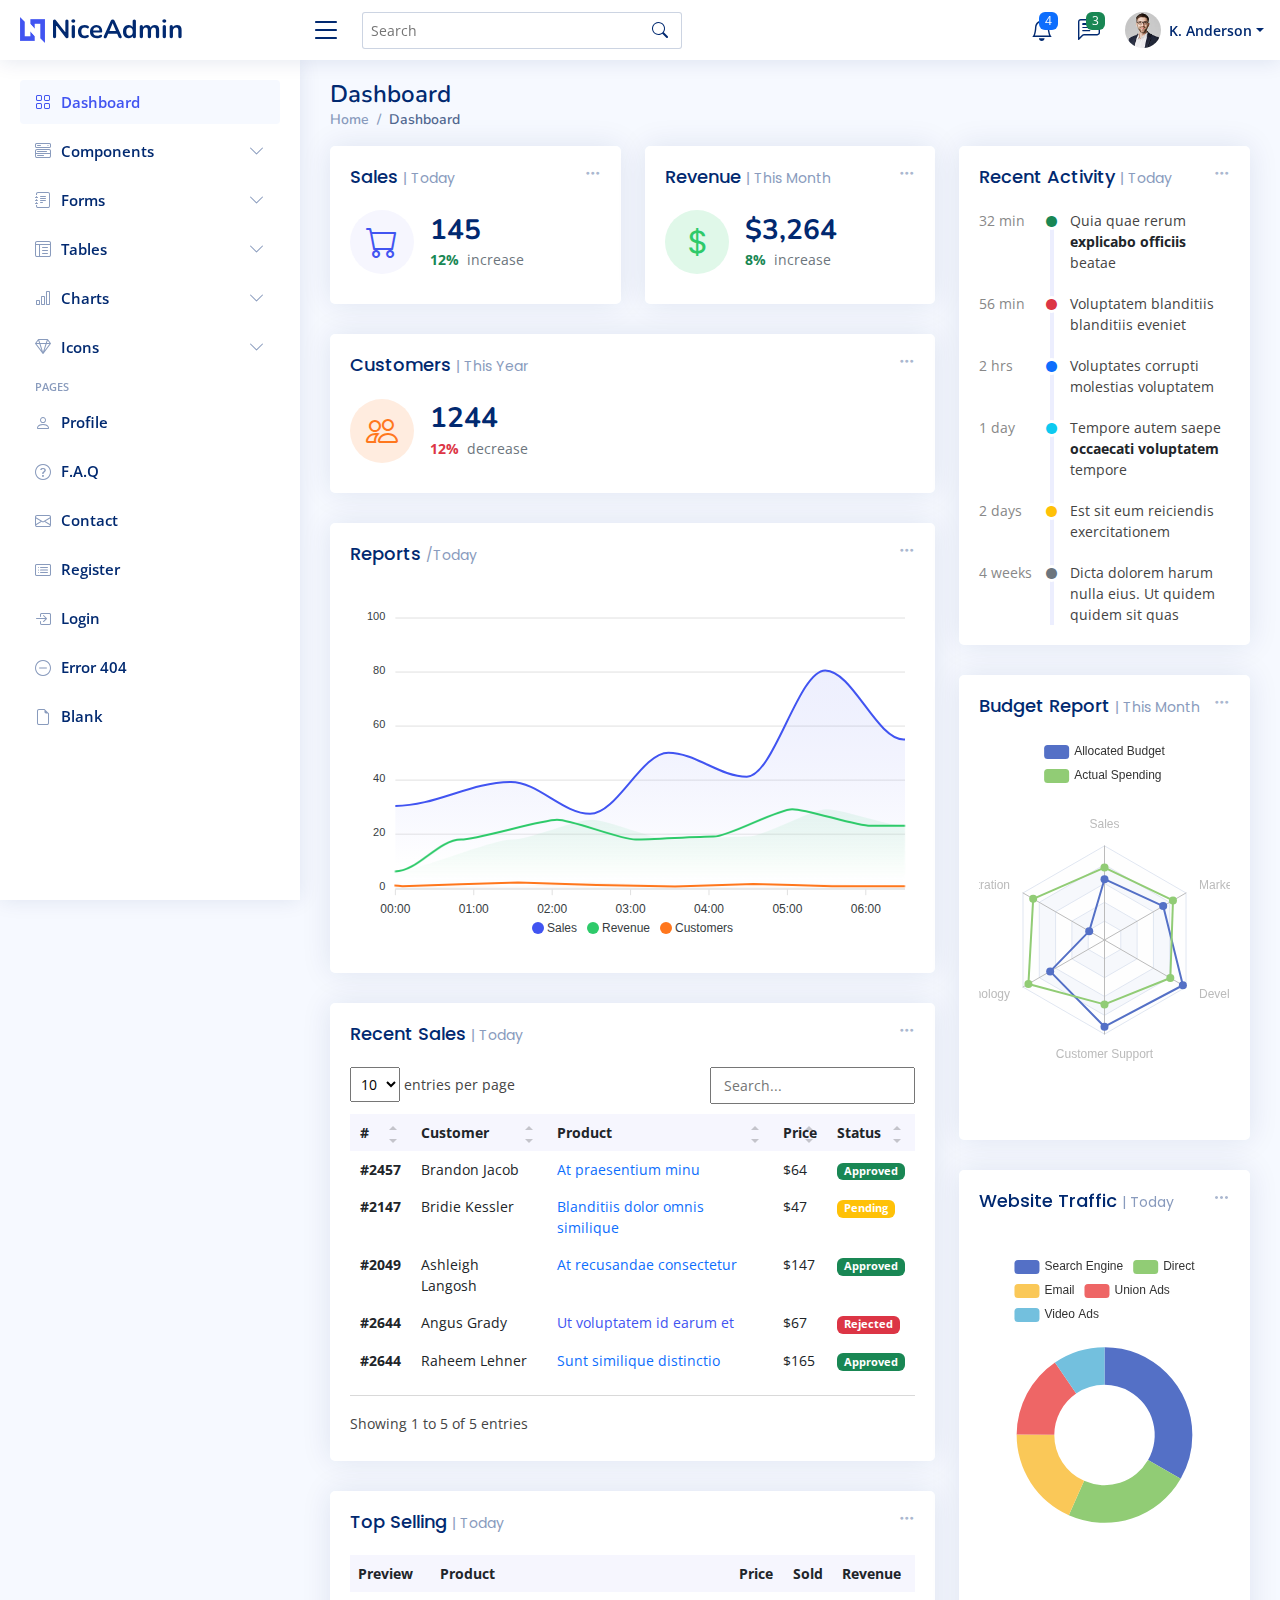
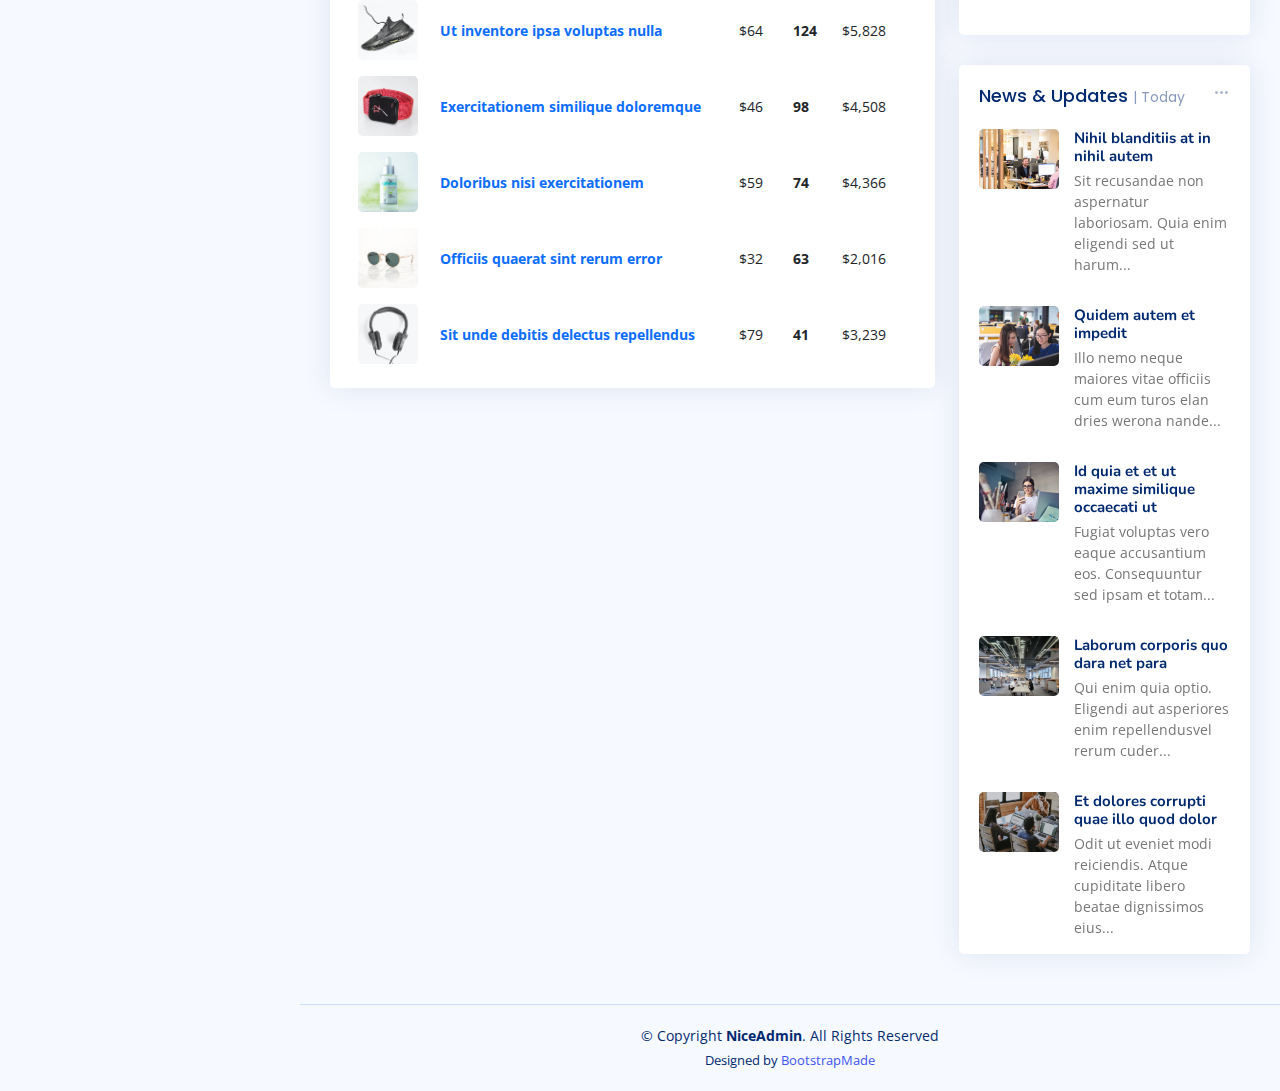
<file: index.html>
<!DOCTYPE html>
<html lang="en">

<head>
  <meta charset="utf-8">
  <meta content="width=device-width, initial-scale=1.0" name="viewport">

  <title>Dashboard - NiceAdmin Bootstrap Template</title>
  <meta content="" name="description">
  <meta content="" name="keywords">

  <!-- Favicons -->
  <link href="assets/img/favicon.png" rel="icon">
  <link href="assets/img/apple-touch-icon.png" rel="apple-touch-icon">

  <!-- Google Fonts -->
  <link href="https://fonts.gstatic.com" rel="preconnect">
  <link href="https://fonts.googleapis.com/css?family=Open+Sans:300,300i,400,400i,600,600i,700,700i|Nunito:300,300i,400,400i,600,600i,700,700i|Poppins:300,300i,400,400i,500,500i,600,600i,700,700i" rel="stylesheet">

  <!-- Vendor CSS Files -->
  <link href="assets/vendor/bootstrap/css/bootstrap.min.css" rel="stylesheet">
  <link href="assets/vendor/bootstrap-icons/bootstrap-icons.css" rel="stylesheet">
  <link href="assets/vendor/boxicons/css/boxicons.min.css" rel="stylesheet">
  <link href="assets/vendor/quill/quill.snow.css" rel="stylesheet">
  <link href="assets/vendor/quill/quill.bubble.css" rel="stylesheet">
  <link href="assets/vendor/remixicon/remixicon.css" rel="stylesheet">
  <link href="assets/vendor/simple-datatables/style.css" rel="stylesheet">

  <!-- Template Main CSS File -->
  <link href="assets/css/style.css" rel="stylesheet">

  <!-- =======================================================
  * Template Name: NiceAdmin - v2.4.1
  * Template URL: https://bootstrapmade.com/nice-admin-bootstrap-admin-html-template/
  * Author: BootstrapMade.com
  * License: https://bootstrapmade.com/license/
  ======================================================== -->
</head>

<body>

  <!-- ======= Header ======= -->
  <header id="header" class="header fixed-top d-flex align-items-center">

    <div class="d-flex align-items-center justify-content-between">
      <a href="index.html" class="logo d-flex align-items-center">
        <img src="assets/img/logo.png" alt="">
        <span class="d-none d-lg-block">NiceAdmin</span>
      </a>
      <i class="bi bi-list toggle-sidebar-btn"></i>
    </div><!-- End Logo -->

    <div class="search-bar">
      <form class="search-form d-flex align-items-center" method="POST" action="#">
        <input type="text" name="query" placeholder="Search" title="Enter search keyword">
        <button type="submit" title="Search"><i class="bi bi-search"></i></button>
      </form>
    </div><!-- End Search Bar -->

    <nav class="header-nav ms-auto">
      <ul class="d-flex align-items-center">

        <li class="nav-item d-block d-lg-none">
          <a class="nav-link nav-icon search-bar-toggle " href="#">
            <i class="bi bi-search"></i>
          </a>
        </li><!-- End Search Icon-->

        <li class="nav-item dropdown">

          <a class="nav-link nav-icon" href="#" data-bs-toggle="dropdown">
            <i class="bi bi-bell"></i>
            <span class="badge bg-primary badge-number">4</span>
          </a><!-- End Notification Icon -->

          <ul class="dropdown-menu dropdown-menu-end dropdown-menu-arrow notifications">
            <li class="dropdown-header">
              You have 4 new notifications
              <a href="#"><span class="badge rounded-pill bg-primary p-2 ms-2">View all</span></a>
            </li>
            <li>
              <hr class="dropdown-divider">
            </li>

            <li class="notification-item">
              <i class="bi bi-exclamation-circle text-warning"></i>
              <div>
                <h4>Lorem Ipsum</h4>
                <p>Quae dolorem earum veritatis oditseno</p>
                <p>30 min. ago</p>
              </div>
            </li>

            <li>
              <hr class="dropdown-divider">
            </li>

            <li class="notification-item">
              <i class="bi bi-x-circle text-danger"></i>
              <div>
                <h4>Atque rerum nesciunt</h4>
                <p>Quae dolorem earum veritatis oditseno</p>
                <p>1 hr. ago</p>
              </div>
            </li>

            <li>
              <hr class="dropdown-divider">
            </li>

            <li class="notification-item">
              <i class="bi bi-check-circle text-success"></i>
              <div>
                <h4>Sit rerum fuga</h4>
                <p>Quae dolorem earum veritatis oditseno</p>
                <p>2 hrs. ago</p>
              </div>
            </li>

            <li>
              <hr class="dropdown-divider">
            </li>

            <li class="notification-item">
              <i class="bi bi-info-circle text-primary"></i>
              <div>
                <h4>Dicta reprehenderit</h4>
                <p>Quae dolorem earum veritatis oditseno</p>
                <p>4 hrs. ago</p>
              </div>
            </li>

            <li>
              <hr class="dropdown-divider">
            </li>
            <li class="dropdown-footer">
              <a href="#">Show all notifications</a>
            </li>

          </ul><!-- End Notification Dropdown Items -->

        </li><!-- End Notification Nav -->

        <li class="nav-item dropdown">

          <a class="nav-link nav-icon" href="#" data-bs-toggle="dropdown">
            <i class="bi bi-chat-left-text"></i>
            <span class="badge bg-success badge-number">3</span>
          </a><!-- End Messages Icon -->

          <ul class="dropdown-menu dropdown-menu-end dropdown-menu-arrow messages">
            <li class="dropdown-header">
              You have 3 new messages
              <a href="#"><span class="badge rounded-pill bg-primary p-2 ms-2">View all</span></a>
            </li>
            <li>
              <hr class="dropdown-divider">
            </li>

            <li class="message-item">
              <a href="#">
                <img src="assets/img/messages-1.jpg" alt="" class="rounded-circle">
                <div>
                  <h4>Maria Hudson</h4>
                  <p>Velit asperiores et ducimus soluta repudiandae labore officia est ut...</p>
                  <p>4 hrs. ago</p>
                </div>
              </a>
            </li>
            <li>
              <hr class="dropdown-divider">
            </li>

            <li class="message-item">
              <a href="#">
                <img src="assets/img/messages-2.jpg" alt="" class="rounded-circle">
                <div>
                  <h4>Anna Nelson</h4>
                  <p>Velit asperiores et ducimus soluta repudiandae labore officia est ut...</p>
                  <p>6 hrs. ago</p>
                </div>
              </a>
            </li>
            <li>
              <hr class="dropdown-divider">
            </li>

            <li class="message-item">
              <a href="#">
                <img src="assets/img/messages-3.jpg" alt="" class="rounded-circle">
                <div>
                  <h4>David Muldon</h4>
                  <p>Velit asperiores et ducimus soluta repudiandae labore officia est ut...</p>
                  <p>8 hrs. ago</p>
                </div>
              </a>
            </li>
            <li>
              <hr class="dropdown-divider">
            </li>

            <li class="dropdown-footer">
              <a href="#">Show all messages</a>
            </li>

          </ul><!-- End Messages Dropdown Items -->

        </li><!-- End Messages Nav -->

        <li class="nav-item dropdown pe-3">

          <a class="nav-link nav-profile d-flex align-items-center pe-0" href="#" data-bs-toggle="dropdown">
            <img src="assets/img/profile-img.jpg" alt="Profile" class="rounded-circle">
            <span class="d-none d-md-block dropdown-toggle ps-2">K. Anderson</span>
          </a><!-- End Profile Iamge Icon -->

          <ul class="dropdown-menu dropdown-menu-end dropdown-menu-arrow profile">
            <li class="dropdown-header">
              <h6>Kevin Anderson</h6>
              <span>Web Designer</span>
            </li>
            <li>
              <hr class="dropdown-divider">
            </li>

            <li>
              <a class="dropdown-item d-flex align-items-center" href="users-profile.html">
                <i class="bi bi-person"></i>
                <span>My Profile</span>
              </a>
            </li>
            <li>
              <hr class="dropdown-divider">
            </li>

            <li>
              <a class="dropdown-item d-flex align-items-center" href="users-profile.html">
                <i class="bi bi-gear"></i>
                <span>Account Settings</span>
              </a>
            </li>
            <li>
              <hr class="dropdown-divider">
            </li>

            <li>
              <a class="dropdown-item d-flex align-items-center" href="pages-faq.html">
                <i class="bi bi-question-circle"></i>
                <span>Need Help?</span>
              </a>
            </li>
            <li>
              <hr class="dropdown-divider">
            </li>

            <li>
              <a class="dropdown-item d-flex align-items-center" href="#">
                <i class="bi bi-box-arrow-right"></i>
                <span>Sign Out</span>
              </a>
            </li>

          </ul><!-- End Profile Dropdown Items -->
        </li><!-- End Profile Nav -->

      </ul>
    </nav><!-- End Icons Navigation -->

  </header><!-- End Header -->

  <!-- ======= Sidebar ======= -->
  <aside id="sidebar" class="sidebar">

    <ul class="sidebar-nav" id="sidebar-nav">

      <li class="nav-item">
        <a class="nav-link " href="index.html">
          <i class="bi bi-grid"></i>
          <span>Dashboard</span>
        </a>
      </li><!-- End Dashboard Nav -->

      <li class="nav-item">
        <a class="nav-link collapsed" data-bs-target="#components-nav" data-bs-toggle="collapse" href="#">
          <i class="bi bi-menu-button-wide"></i><span>Components</span><i class="bi bi-chevron-down ms-auto"></i>
        </a>
        <ul id="components-nav" class="nav-content collapse " data-bs-parent="#sidebar-nav">
          <li>
            <a href="components-alerts.html">
              <i class="bi bi-circle"></i><span>Alerts</span>
            </a>
          </li>
          <li>
            <a href="components-accordion.html">
              <i class="bi bi-circle"></i><span>Accordion</span>
            </a>
          </li>
          <li>
            <a href="components-badges.html">
              <i class="bi bi-circle"></i><span>Badges</span>
            </a>
          </li>
          <li>
            <a href="components-breadcrumbs.html">
              <i class="bi bi-circle"></i><span>Breadcrumbs</span>
            </a>
          </li>
          <li>
            <a href="components-buttons.html">
              <i class="bi bi-circle"></i><span>Buttons</span>
            </a>
          </li>
          <li>
            <a href="components-cards.html">
              <i class="bi bi-circle"></i><span>Cards</span>
            </a>
          </li>
          <li>
            <a href="components-carousel.html">
              <i class="bi bi-circle"></i><span>Carousel</span>
            </a>
          </li>
          <li>
            <a href="components-list-group.html">
              <i class="bi bi-circle"></i><span>List group</span>
            </a>
          </li>
          <li>
            <a href="components-modal.html">
              <i class="bi bi-circle"></i><span>Modal</span>
            </a>
          </li>
          <li>
            <a href="components-tabs.html">
              <i class="bi bi-circle"></i><span>Tabs</span>
            </a>
          </li>
          <li>
            <a href="components-pagination.html">
              <i class="bi bi-circle"></i><span>Pagination</span>
            </a>
          </li>
          <li>
            <a href="components-progress.html">
              <i class="bi bi-circle"></i><span>Progress</span>
            </a>
          </li>
          <li>
            <a href="components-spinners.html">
              <i class="bi bi-circle"></i><span>Spinners</span>
            </a>
          </li>
          <li>
            <a href="components-tooltips.html">
              <i class="bi bi-circle"></i><span>Tooltips</span>
            </a>
          </li>
        </ul>
      </li><!-- End Components Nav -->

      <li class="nav-item">
        <a class="nav-link collapsed" data-bs-target="#forms-nav" data-bs-toggle="collapse" href="#">
          <i class="bi bi-journal-text"></i><span>Forms</span><i class="bi bi-chevron-down ms-auto"></i>
        </a>
        <ul id="forms-nav" class="nav-content collapse " data-bs-parent="#sidebar-nav">
          <li>
            <a href="forms-elements.html">
              <i class="bi bi-circle"></i><span>Form Elements</span>
            </a>
          </li>
          <li>
            <a href="forms-layouts.html">
              <i class="bi bi-circle"></i><span>Form Layouts</span>
            </a>
          </li>
          <li>
            <a href="forms-editors.html">
              <i class="bi bi-circle"></i><span>Form Editors</span>
            </a>
          </li>
          <li>
            <a href="forms-validation.html">
              <i class="bi bi-circle"></i><span>Form Validation</span>
            </a>
          </li>
        </ul>
      </li><!-- End Forms Nav -->

      <li class="nav-item">
        <a class="nav-link collapsed" data-bs-target="#tables-nav" data-bs-toggle="collapse" href="#">
          <i class="bi bi-layout-text-window-reverse"></i><span>Tables</span><i class="bi bi-chevron-down ms-auto"></i>
        </a>
        <ul id="tables-nav" class="nav-content collapse " data-bs-parent="#sidebar-nav">
          <li>
            <a href="tables-general.html">
              <i class="bi bi-circle"></i><span>General Tables</span>
            </a>
          </li>
          <li>
            <a href="tables-data.html">
              <i class="bi bi-circle"></i><span>Data Tables</span>
            </a>
          </li>
        </ul>
      </li><!-- End Tables Nav -->

      <li class="nav-item">
        <a class="nav-link collapsed" data-bs-target="#charts-nav" data-bs-toggle="collapse" href="#">
          <i class="bi bi-bar-chart"></i><span>Charts</span><i class="bi bi-chevron-down ms-auto"></i>
        </a>
        <ul id="charts-nav" class="nav-content collapse " data-bs-parent="#sidebar-nav">
          <li>
            <a href="charts-chartjs.html">
              <i class="bi bi-circle"></i><span>Chart.js</span>
            </a>
          </li>
          <li>
            <a href="charts-apexcharts.html">
              <i class="bi bi-circle"></i><span>ApexCharts</span>
            </a>
          </li>
          <li>
            <a href="charts-echarts.html">
              <i class="bi bi-circle"></i><span>ECharts</span>
            </a>
          </li>
        </ul>
      </li><!-- End Charts Nav -->

      <li class="nav-item">
        <a class="nav-link collapsed" data-bs-target="#icons-nav" data-bs-toggle="collapse" href="#">
          <i class="bi bi-gem"></i><span>Icons</span><i class="bi bi-chevron-down ms-auto"></i>
        </a>
        <ul id="icons-nav" class="nav-content collapse " data-bs-parent="#sidebar-nav">
          <li>
            <a href="icons-bootstrap.html">
              <i class="bi bi-circle"></i><span>Bootstrap Icons</span>
            </a>
          </li>
          <li>
            <a href="icons-remix.html">
              <i class="bi bi-circle"></i><span>Remix Icons</span>
            </a>
          </li>
          <li>
            <a href="icons-boxicons.html">
              <i class="bi bi-circle"></i><span>Boxicons</span>
            </a>
          </li>
        </ul>
      </li><!-- End Icons Nav -->

      <li class="nav-heading">Pages</li>

      <li class="nav-item">
        <a class="nav-link collapsed" href="users-profile.html">
          <i class="bi bi-person"></i>
          <span>Profile</span>
        </a>
      </li><!-- End Profile Page Nav -->

      <li class="nav-item">
        <a class="nav-link collapsed" href="pages-faq.html">
          <i class="bi bi-question-circle"></i>
          <span>F.A.Q</span>
        </a>
      </li><!-- End F.A.Q Page Nav -->

      <li class="nav-item">
        <a class="nav-link collapsed" href="pages-contact.html">
          <i class="bi bi-envelope"></i>
          <span>Contact</span>
        </a>
      </li><!-- End Contact Page Nav -->

      <li class="nav-item">
        <a class="nav-link collapsed" href="pages-register.html">
          <i class="bi bi-card-list"></i>
          <span>Register</span>
        </a>
      </li><!-- End Register Page Nav -->

      <li class="nav-item">
        <a class="nav-link collapsed" href="pages-login.html">
          <i class="bi bi-box-arrow-in-right"></i>
          <span>Login</span>
        </a>
      </li><!-- End Login Page Nav -->

      <li class="nav-item">
        <a class="nav-link collapsed" href="pages-error-404.html">
          <i class="bi bi-dash-circle"></i>
          <span>Error 404</span>
        </a>
      </li><!-- End Error 404 Page Nav -->

      <li class="nav-item">
        <a class="nav-link collapsed" href="pages-blank.html">
          <i class="bi bi-file-earmark"></i>
          <span>Blank</span>
        </a>
      </li><!-- End Blank Page Nav -->

    </ul>

  </aside><!-- End Sidebar-->

  <main id="main" class="main">

    <div class="pagetitle">
      <h1>Dashboard</h1>
      <nav>
        <ol class="breadcrumb">
          <li class="breadcrumb-item"><a href="index.html">Home</a></li>
          <li class="breadcrumb-item active">Dashboard</li>
        </ol>
      </nav>
    </div><!-- End Page Title -->

    <section class="section dashboard">
      <div class="row">

        <!-- Left side columns -->
        <div class="col-lg-8">
          <div class="row">

            <!-- Sales Card -->
            <div class="col-xxl-4 col-md-6">
              <div class="card info-card sales-card">

                <div class="filter">
                  <a class="icon" href="#" data-bs-toggle="dropdown"><i class="bi bi-three-dots"></i></a>
                  <ul class="dropdown-menu dropdown-menu-end dropdown-menu-arrow">
                    <li class="dropdown-header text-start">
                      <h6>Filter</h6>
                    </li>

                    <li><a class="dropdown-item" href="#">Today</a></li>
                    <li><a class="dropdown-item" href="#">This Month</a></li>
                    <li><a class="dropdown-item" href="#">This Year</a></li>
                  </ul>
                </div>

                <div class="card-body">
                  <h5 class="card-title">Sales <span>| Today</span></h5>

                  <div class="d-flex align-items-center">
                    <div class="card-icon rounded-circle d-flex align-items-center justify-content-center">
                      <i class="bi bi-cart"></i>
                    </div>
                    <div class="ps-3">
                      <h6>145</h6>
                      <span class="text-success small pt-1 fw-bold">12%</span> <span class="text-muted small pt-2 ps-1">increase</span>

                    </div>
                  </div>
                </div>

              </div>
            </div><!-- End Sales Card -->

            <!-- Revenue Card -->
            <div class="col-xxl-4 col-md-6">
              <div class="card info-card revenue-card">

                <div class="filter">
                  <a class="icon" href="#" data-bs-toggle="dropdown"><i class="bi bi-three-dots"></i></a>
                  <ul class="dropdown-menu dropdown-menu-end dropdown-menu-arrow">
                    <li class="dropdown-header text-start">
                      <h6>Filter</h6>
                    </li>

                    <li><a class="dropdown-item" href="#">Today</a></li>
                    <li><a class="dropdown-item" href="#">This Month</a></li>
                    <li><a class="dropdown-item" href="#">This Year</a></li>
                  </ul>
                </div>

                <div class="card-body">
                  <h5 class="card-title">Revenue <span>| This Month</span></h5>

                  <div class="d-flex align-items-center">
                    <div class="card-icon rounded-circle d-flex align-items-center justify-content-center">
                      <i class="bi bi-currency-dollar"></i>
                    </div>
                    <div class="ps-3">
                      <h6>$3,264</h6>
                      <span class="text-success small pt-1 fw-bold">8%</span> <span class="text-muted small pt-2 ps-1">increase</span>

                    </div>
                  </div>
                </div>

              </div>
            </div><!-- End Revenue Card -->

            <!-- Customers Card -->
            <div class="col-xxl-4 col-xl-12">

              <div class="card info-card customers-card">

                <div class="filter">
                  <a class="icon" href="#" data-bs-toggle="dropdown"><i class="bi bi-three-dots"></i></a>
                  <ul class="dropdown-menu dropdown-menu-end dropdown-menu-arrow">
                    <li class="dropdown-header text-start">
                      <h6>Filter</h6>
                    </li>

                    <li><a class="dropdown-item" href="#">Today</a></li>
                    <li><a class="dropdown-item" href="#">This Month</a></li>
                    <li><a class="dropdown-item" href="#">This Year</a></li>
                  </ul>
                </div>

                <div class="card-body">
                  <h5 class="card-title">Customers <span>| This Year</span></h5>

                  <div class="d-flex align-items-center">
                    <div class="card-icon rounded-circle d-flex align-items-center justify-content-center">
                      <i class="bi bi-people"></i>
                    </div>
                    <div class="ps-3">
                      <h6>1244</h6>
                      <span class="text-danger small pt-1 fw-bold">12%</span> <span class="text-muted small pt-2 ps-1">decrease</span>

                    </div>
                  </div>

                </div>
              </div>

            </div><!-- End Customers Card -->

            <!-- Reports -->
            <div class="col-12">
              <div class="card">

                <div class="filter">
                  <a class="icon" href="#" data-bs-toggle="dropdown"><i class="bi bi-three-dots"></i></a>
                  <ul class="dropdown-menu dropdown-menu-end dropdown-menu-arrow">
                    <li class="dropdown-header text-start">
                      <h6>Filter</h6>
                    </li>

                    <li><a class="dropdown-item" href="#">Today</a></li>
                    <li><a class="dropdown-item" href="#">This Month</a></li>
                    <li><a class="dropdown-item" href="#">This Year</a></li>
                  </ul>
                </div>

                <div class="card-body">
                  <h5 class="card-title">Reports <span>/Today</span></h5>

                  <!-- Line Chart -->
                  <div id="reportsChart"></div>

                  <script>
                    document.addEventListener("DOMContentLoaded", () => {
                      new ApexCharts(document.querySelector("#reportsChart"), {
                        series: [{
                          name: 'Sales',
                          data: [31, 40, 28, 51, 42, 82, 56],
                        }, {
                          name: 'Revenue',
                          data: [11, 32, 45, 32, 34, 52, 41]
                        }, {
                          name: 'Customers',
                          data: [15, 11, 32, 18, 9, 24, 11]
                        }],
                        chart: {
                          height: 350,
                          type: 'area',
                          toolbar: {
                            show: false
                          },
                        },
                        markers: {
                          size: 4
                        },
                        colors: ['#4154f1', '#2eca6a', '#ff771d'],
                        fill: {
                          type: "gradient",
                          gradient: {
                            shadeIntensity: 1,
                            opacityFrom: 0.3,
                            opacityTo: 0.4,
                            stops: [0, 90, 100]
                          }
                        },
                        dataLabels: {
                          enabled: false
                        },
                        stroke: {
                          curve: 'smooth',
                          width: 2
                        },
                        xaxis: {
                          type: 'datetime',
                          categories: ["2018-09-19T00:00:00.000Z", "2018-09-19T01:30:00.000Z", "2018-09-19T02:30:00.000Z", "2018-09-19T03:30:00.000Z", "2018-09-19T04:30:00.000Z", "2018-09-19T05:30:00.000Z", "2018-09-19T06:30:00.000Z"]
                        },
                        tooltip: {
                          x: {
                            format: 'dd/MM/yy HH:mm'
                          },
                        }
                      }).render();
                    });
                  </script>
                  <!-- End Line Chart -->

                </div>

              </div>
            </div><!-- End Reports -->

            <!-- Recent Sales -->
            <div class="col-12">
              <div class="card recent-sales overflow-auto">

                <div class="filter">
                  <a class="icon" href="#" data-bs-toggle="dropdown"><i class="bi bi-three-dots"></i></a>
                  <ul class="dropdown-menu dropdown-menu-end dropdown-menu-arrow">
                    <li class="dropdown-header text-start">
                      <h6>Filter</h6>
                    </li>

                    <li><a class="dropdown-item" href="#">Today</a></li>
                    <li><a class="dropdown-item" href="#">This Month</a></li>
                    <li><a class="dropdown-item" href="#">This Year</a></li>
                  </ul>
                </div>

                <div class="card-body">
                  <h5 class="card-title">Recent Sales <span>| Today</span></h5>

                  <table class="table table-borderless datatable">
                    <thead>
                      <tr>
                        <th scope="col">#</th>
                        <th scope="col">Customer</th>
                        <th scope="col">Product</th>
                        <th scope="col">Price</th>
                        <th scope="col">Status</th>
                      </tr>
                    </thead>
                    <tbody>
                      <tr>
                        <th scope="row"><a href="#">#2457</a></th>
                        <td>Brandon Jacob</td>
                        <td><a href="#" class="text-primary">At praesentium minu</a></td>
                        <td>$64</td>
                        <td><span class="badge bg-success">Approved</span></td>
                      </tr>
                      <tr>
                        <th scope="row"><a href="#">#2147</a></th>
                        <td>Bridie Kessler</td>
                        <td><a href="#" class="text-primary">Blanditiis dolor omnis similique</a></td>
                        <td>$47</td>
                        <td><span class="badge bg-warning">Pending</span></td>
                      </tr>
                      <tr>
                        <th scope="row"><a href="#">#2049</a></th>
                        <td>Ashleigh Langosh</td>
                        <td><a href="#" class="text-primary">At recusandae consectetur</a></td>
                        <td>$147</td>
                        <td><span class="badge bg-success">Approved</span></td>
                      </tr>
                      <tr>
                        <th scope="row"><a href="#">#2644</a></th>
                        <td>Angus Grady</td>
                        <td><a href="#" class="text-primar">Ut voluptatem id earum et</a></td>
                        <td>$67</td>
                        <td><span class="badge bg-danger">Rejected</span></td>
                      </tr>
                      <tr>
                        <th scope="row"><a href="#">#2644</a></th>
                        <td>Raheem Lehner</td>
                        <td><a href="#" class="text-primary">Sunt similique distinctio</a></td>
                        <td>$165</td>
                        <td><span class="badge bg-success">Approved</span></td>
                      </tr>
                    </tbody>
                  </table>

                </div>

              </div>
            </div><!-- End Recent Sales -->

            <!-- Top Selling -->
            <div class="col-12">
              <div class="card top-selling overflow-auto">

                <div class="filter">
                  <a class="icon" href="#" data-bs-toggle="dropdown"><i class="bi bi-three-dots"></i></a>
                  <ul class="dropdown-menu dropdown-menu-end dropdown-menu-arrow">
                    <li class="dropdown-header text-start">
                      <h6>Filter</h6>
                    </li>

                    <li><a class="dropdown-item" href="#">Today</a></li>
                    <li><a class="dropdown-item" href="#">This Month</a></li>
                    <li><a class="dropdown-item" href="#">This Year</a></li>
                  </ul>
                </div>

                <div class="card-body pb-0">
                  <h5 class="card-title">Top Selling <span>| Today</span></h5>

                  <table class="table table-borderless">
                    <thead>
                      <tr>
                        <th scope="col">Preview</th>
                        <th scope="col">Product</th>
                        <th scope="col">Price</th>
                        <th scope="col">Sold</th>
                        <th scope="col">Revenue</th>
                      </tr>
                    </thead>
                    <tbody>
                      <tr>
                        <th scope="row"><a href="#"><img src="assets/img/product-1.jpg" alt=""></a></th>
                        <td><a href="#" class="text-primary fw-bold">Ut inventore ipsa voluptas nulla</a></td>
                        <td>$64</td>
                        <td class="fw-bold">124</td>
                        <td>$5,828</td>
                      </tr>
                      <tr>
                        <th scope="row"><a href="#"><img src="assets/img/product-2.jpg" alt=""></a></th>
                        <td><a href="#" class="text-primary fw-bold">Exercitationem similique doloremque</a></td>
                        <td>$46</td>
                        <td class="fw-bold">98</td>
                        <td>$4,508</td>
                      </tr>
                      <tr>
                        <th scope="row"><a href="#"><img src="assets/img/product-3.jpg" alt=""></a></th>
                        <td><a href="#" class="text-primary fw-bold">Doloribus nisi exercitationem</a></td>
                        <td>$59</td>
                        <td class="fw-bold">74</td>
                        <td>$4,366</td>
                      </tr>
                      <tr>
                        <th scope="row"><a href="#"><img src="assets/img/product-4.jpg" alt=""></a></th>
                        <td><a href="#" class="text-primary fw-bold">Officiis quaerat sint rerum error</a></td>
                        <td>$32</td>
                        <td class="fw-bold">63</td>
                        <td>$2,016</td>
                      </tr>
                      <tr>
                        <th scope="row"><a href="#"><img src="assets/img/product-5.jpg" alt=""></a></th>
                        <td><a href="#" class="text-primary fw-bold">Sit unde debitis delectus repellendus</a></td>
                        <td>$79</td>
                        <td class="fw-bold">41</td>
                        <td>$3,239</td>
                      </tr>
                    </tbody>
                  </table>

                </div>

              </div>
            </div><!-- End Top Selling -->

          </div>
        </div><!-- End Left side columns -->

        <!-- Right side columns -->
        <div class="col-lg-4">

          <!-- Recent Activity -->
          <div class="card">
            <div class="filter">
              <a class="icon" href="#" data-bs-toggle="dropdown"><i class="bi bi-three-dots"></i></a>
              <ul class="dropdown-menu dropdown-menu-end dropdown-menu-arrow">
                <li class="dropdown-header text-start">
                  <h6>Filter</h6>
                </li>

                <li><a class="dropdown-item" href="#">Today</a></li>
                <li><a class="dropdown-item" href="#">This Month</a></li>
                <li><a class="dropdown-item" href="#">This Year</a></li>
              </ul>
            </div>

            <div class="card-body">
              <h5 class="card-title">Recent Activity <span>| Today</span></h5>

              <div class="activity">

                <div class="activity-item d-flex">
                  <div class="activite-label">32 min</div>
                  <i class='bi bi-circle-fill activity-badge text-success align-self-start'></i>
                  <div class="activity-content">
                    Quia quae rerum <a href="#" class="fw-bold text-dark">explicabo officiis</a> beatae
                  </div>
                </div><!-- End activity item-->

                <div class="activity-item d-flex">
                  <div class="activite-label">56 min</div>
                  <i class='bi bi-circle-fill activity-badge text-danger align-self-start'></i>
                  <div class="activity-content">
                    Voluptatem blanditiis blanditiis eveniet
                  </div>
                </div><!-- End activity item-->

                <div class="activity-item d-flex">
                  <div class="activite-label">2 hrs</div>
                  <i class='bi bi-circle-fill activity-badge text-primary align-self-start'></i>
                  <div class="activity-content">
                    Voluptates corrupti molestias voluptatem
                  </div>
                </div><!-- End activity item-->

                <div class="activity-item d-flex">
                  <div class="activite-label">1 day</div>
                  <i class='bi bi-circle-fill activity-badge text-info align-self-start'></i>
                  <div class="activity-content">
                    Tempore autem saepe <a href="#" class="fw-bold text-dark">occaecati voluptatem</a> tempore
                  </div>
                </div><!-- End activity item-->

                <div class="activity-item d-flex">
                  <div class="activite-label">2 days</div>
                  <i class='bi bi-circle-fill activity-badge text-warning align-self-start'></i>
                  <div class="activity-content">
                    Est sit eum reiciendis exercitationem
                  </div>
                </div><!-- End activity item-->

                <div class="activity-item d-flex">
                  <div class="activite-label">4 weeks</div>
                  <i class='bi bi-circle-fill activity-badge text-muted align-self-start'></i>
                  <div class="activity-content">
                    Dicta dolorem harum nulla eius. Ut quidem quidem sit quas
                  </div>
                </div><!-- End activity item-->

              </div>

            </div>
          </div><!-- End Recent Activity -->

          <!-- Budget Report -->
          <div class="card">
            <div class="filter">
              <a class="icon" href="#" data-bs-toggle="dropdown"><i class="bi bi-three-dots"></i></a>
              <ul class="dropdown-menu dropdown-menu-end dropdown-menu-arrow">
                <li class="dropdown-header text-start">
                  <h6>Filter</h6>
                </li>

                <li><a class="dropdown-item" href="#">Today</a></li>
                <li><a class="dropdown-item" href="#">This Month</a></li>
                <li><a class="dropdown-item" href="#">This Year</a></li>
              </ul>
            </div>

            <div class="card-body pb-0">
              <h5 class="card-title">Budget Report <span>| This Month</span></h5>

              <div id="budgetChart" style="min-height: 400px;" class="echart"></div>

              <script>
                document.addEventListener("DOMContentLoaded", () => {
                  var budgetChart = echarts.init(document.querySelector("#budgetChart")).setOption({
                    legend: {
                      data: ['Allocated Budget', 'Actual Spending']
                    },
                    radar: {
                      // shape: 'circle',
                      indicator: [{
                          name: 'Sales',
                          max: 6500
                        },
                        {
                          name: 'Administration',
                          max: 16000
                        },
                        {
                          name: 'Information Technology',
                          max: 30000
                        },
                        {
                          name: 'Customer Support',
                          max: 38000
                        },
                        {
                          name: 'Development',
                          max: 52000
                        },
                        {
                          name: 'Marketing',
                          max: 25000
                        }
                      ]
                    },
                    series: [{
                      name: 'Budget vs spending',
                      type: 'radar',
                      data: [{
                          value: [4200, 3000, 20000, 35000, 50000, 18000],
                          name: 'Allocated Budget'
                        },
                        {
                          value: [5000, 14000, 28000, 26000, 42000, 21000],
                          name: 'Actual Spending'
                        }
                      ]
                    }]
                  });
                });
              </script>

            </div>
          </div><!-- End Budget Report -->

          <!-- Website Traffic -->
          <div class="card">
            <div class="filter">
              <a class="icon" href="#" data-bs-toggle="dropdown"><i class="bi bi-three-dots"></i></a>
              <ul class="dropdown-menu dropdown-menu-end dropdown-menu-arrow">
                <li class="dropdown-header text-start">
                  <h6>Filter</h6>
                </li>

                <li><a class="dropdown-item" href="#">Today</a></li>
                <li><a class="dropdown-item" href="#">This Month</a></li>
                <li><a class="dropdown-item" href="#">This Year</a></li>
              </ul>
            </div>

            <div class="card-body pb-0">
              <h5 class="card-title">Website Traffic <span>| Today</span></h5>

              <div id="trafficChart" style="min-height: 400px;" class="echart"></div>

              <script>
                document.addEventListener("DOMContentLoaded", () => {
                  echarts.init(document.querySelector("#trafficChart")).setOption({
                    tooltip: {
                      trigger: 'item'
                    },
                    legend: {
                      top: '5%',
                      left: 'center'
                    },
                    series: [{
                      name: 'Access From',
                      type: 'pie',
                      radius: ['40%', '70%'],
                      avoidLabelOverlap: false,
                      label: {
                        show: false,
                        position: 'center'
                      },
                      emphasis: {
                        label: {
                          show: true,
                          fontSize: '18',
                          fontWeight: 'bold'
                        }
                      },
                      labelLine: {
                        show: false
                      },
                      data: [{
                          value: 1048,
                          name: 'Search Engine'
                        },
                        {
                          value: 735,
                          name: 'Direct'
                        },
                        {
                          value: 580,
                          name: 'Email'
                        },
                        {
                          value: 484,
                          name: 'Union Ads'
                        },
                        {
                          value: 300,
                          name: 'Video Ads'
                        }
                      ]
                    }]
                  });
                });
              </script>

            </div>
          </div><!-- End Website Traffic -->

          <!-- News & Updates Traffic -->
          <div class="card">
            <div class="filter">
              <a class="icon" href="#" data-bs-toggle="dropdown"><i class="bi bi-three-dots"></i></a>
              <ul class="dropdown-menu dropdown-menu-end dropdown-menu-arrow">
                <li class="dropdown-header text-start">
                  <h6>Filter</h6>
                </li>

                <li><a class="dropdown-item" href="#">Today</a></li>
                <li><a class="dropdown-item" href="#">This Month</a></li>
                <li><a class="dropdown-item" href="#">This Year</a></li>
              </ul>
            </div>

            <div class="card-body pb-0">
              <h5 class="card-title">News &amp; Updates <span>| Today</span></h5>

              <div class="news">
                <div class="post-item clearfix">
                  <img src="assets/img/news-1.jpg" alt="">
                  <h4><a href="#">Nihil blanditiis at in nihil autem</a></h4>
                  <p>Sit recusandae non aspernatur laboriosam. Quia enim eligendi sed ut harum...</p>
                </div>

                <div class="post-item clearfix">
                  <img src="assets/img/news-2.jpg" alt="">
                  <h4><a href="#">Quidem autem et impedit</a></h4>
                  <p>Illo nemo neque maiores vitae officiis cum eum turos elan dries werona nande...</p>
                </div>

                <div class="post-item clearfix">
                  <img src="assets/img/news-3.jpg" alt="">
                  <h4><a href="#">Id quia et et ut maxime similique occaecati ut</a></h4>
                  <p>Fugiat voluptas vero eaque accusantium eos. Consequuntur sed ipsam et totam...</p>
                </div>

                <div class="post-item clearfix">
                  <img src="assets/img/news-4.jpg" alt="">
                  <h4><a href="#">Laborum corporis quo dara net para</a></h4>
                  <p>Qui enim quia optio. Eligendi aut asperiores enim repellendusvel rerum cuder...</p>
                </div>

                <div class="post-item clearfix">
                  <img src="assets/img/news-5.jpg" alt="">
                  <h4><a href="#">Et dolores corrupti quae illo quod dolor</a></h4>
                  <p>Odit ut eveniet modi reiciendis. Atque cupiditate libero beatae dignissimos eius...</p>
                </div>

              </div><!-- End sidebar recent posts-->

            </div>
          </div><!-- End News & Updates -->

        </div><!-- End Right side columns -->

      </div>
    </section>

  </main><!-- End #main -->

  <!-- ======= Footer ======= -->
  <footer id="footer" class="footer">
    <div class="copyright">
      &copy; Copyright <strong><span>NiceAdmin</span></strong>. All Rights Reserved
    </div>
    <div class="credits">
      <!-- All the links in the footer should remain intact. -->
      <!-- You can delete the links only if you purchased the pro version. -->
      <!-- Licensing information: https://bootstrapmade.com/license/ -->
      <!-- Purchase the pro version with working PHP/AJAX contact form: https://bootstrapmade.com/nice-admin-bootstrap-admin-html-template/ -->
      Designed by <a href="https://bootstrapmade.com/">BootstrapMade</a>
    </div>
  </footer><!-- End Footer -->

  <a href="#" class="back-to-top d-flex align-items-center justify-content-center"><i class="bi bi-arrow-up-short"></i></a>

  <!-- Vendor JS Files -->
  <script src="assets/vendor/apexcharts/apexcharts.min.js"></script>
  <script src="assets/vendor/bootstrap/js/bootstrap.bundle.min.js"></script>
  <script src="assets/vendor/chart.js/chart.min.js"></script>
  <script src="assets/vendor/echarts/echarts.min.js"></script>
  <script src="assets/vendor/quill/quill.min.js"></script>
  <script src="assets/vendor/simple-datatables/simple-datatables.js"></script>
  <script src="assets/vendor/tinymce/tinymce.min.js"></script>
  <script src="assets/vendor/php-email-form/validate.js"></script>

  <!-- Template Main JS File -->
  <script src="assets/js/main.js"></script>

</body>

</html>
</file>
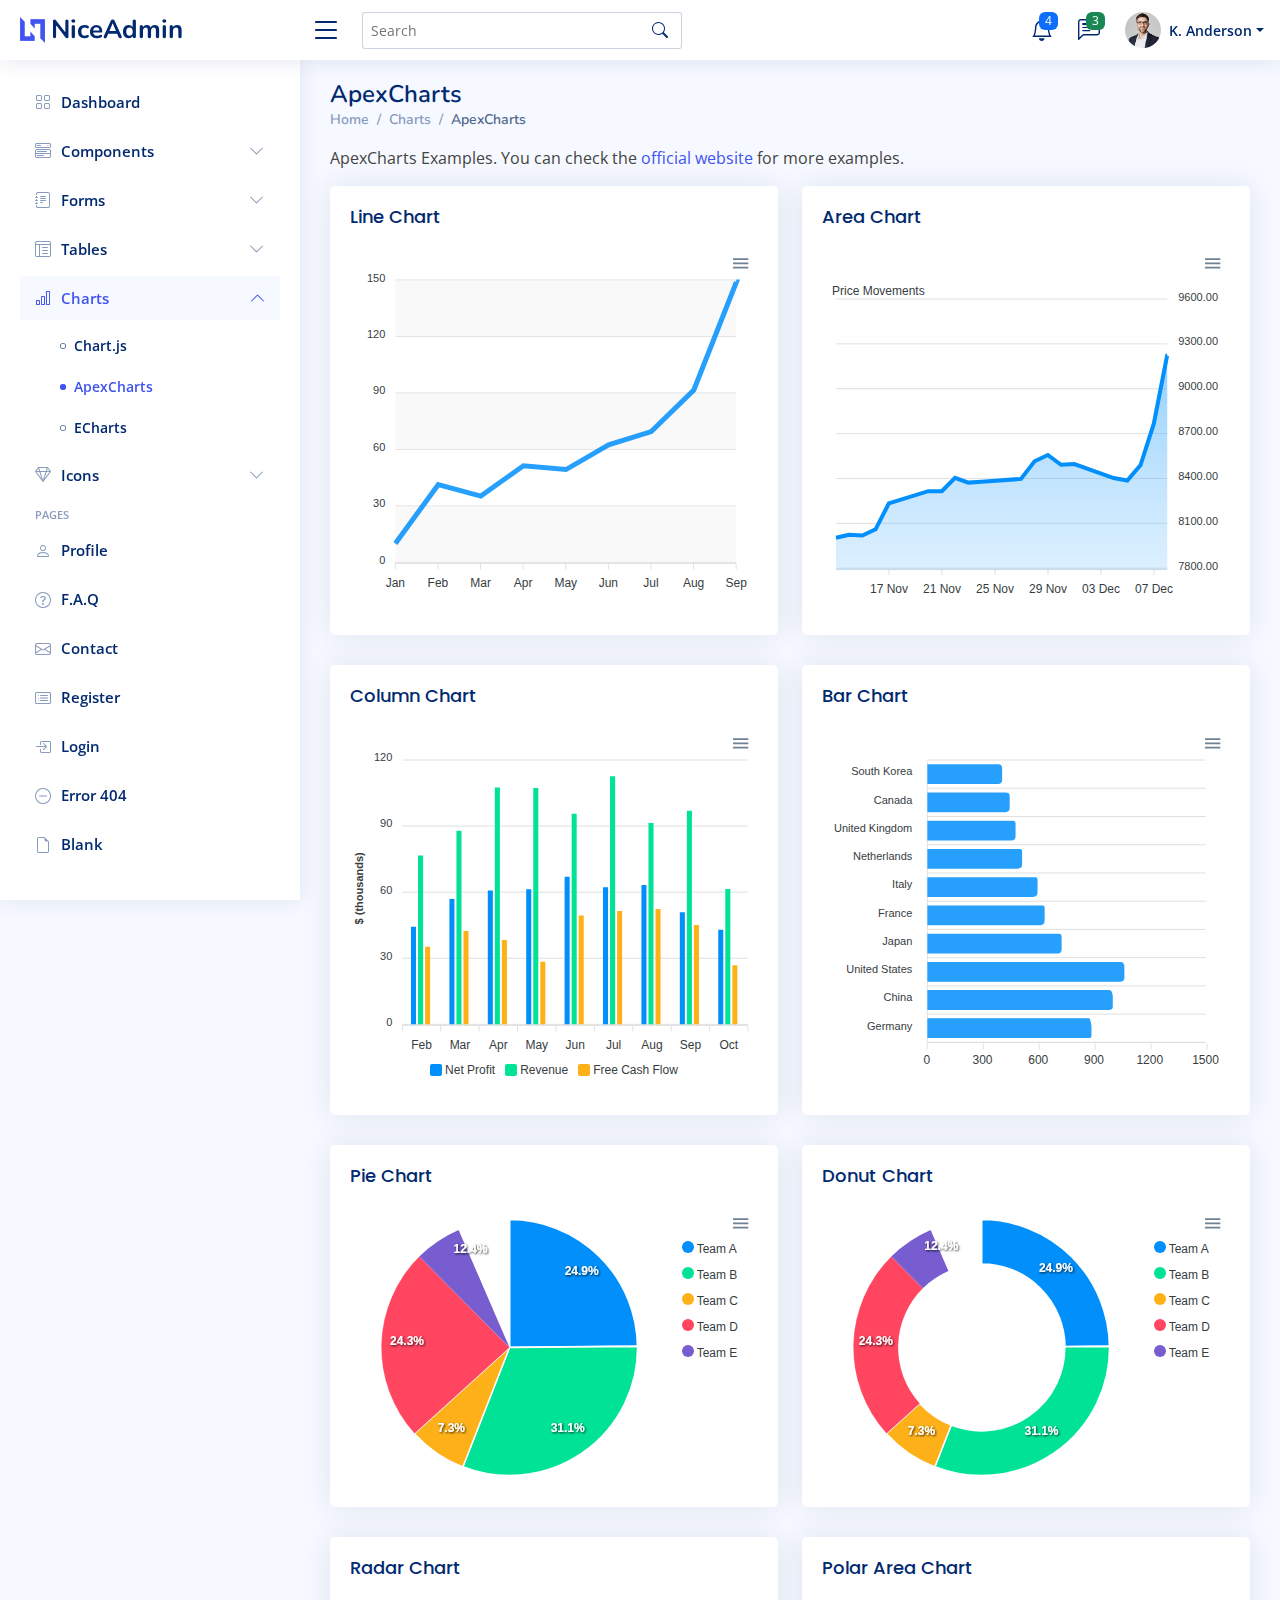
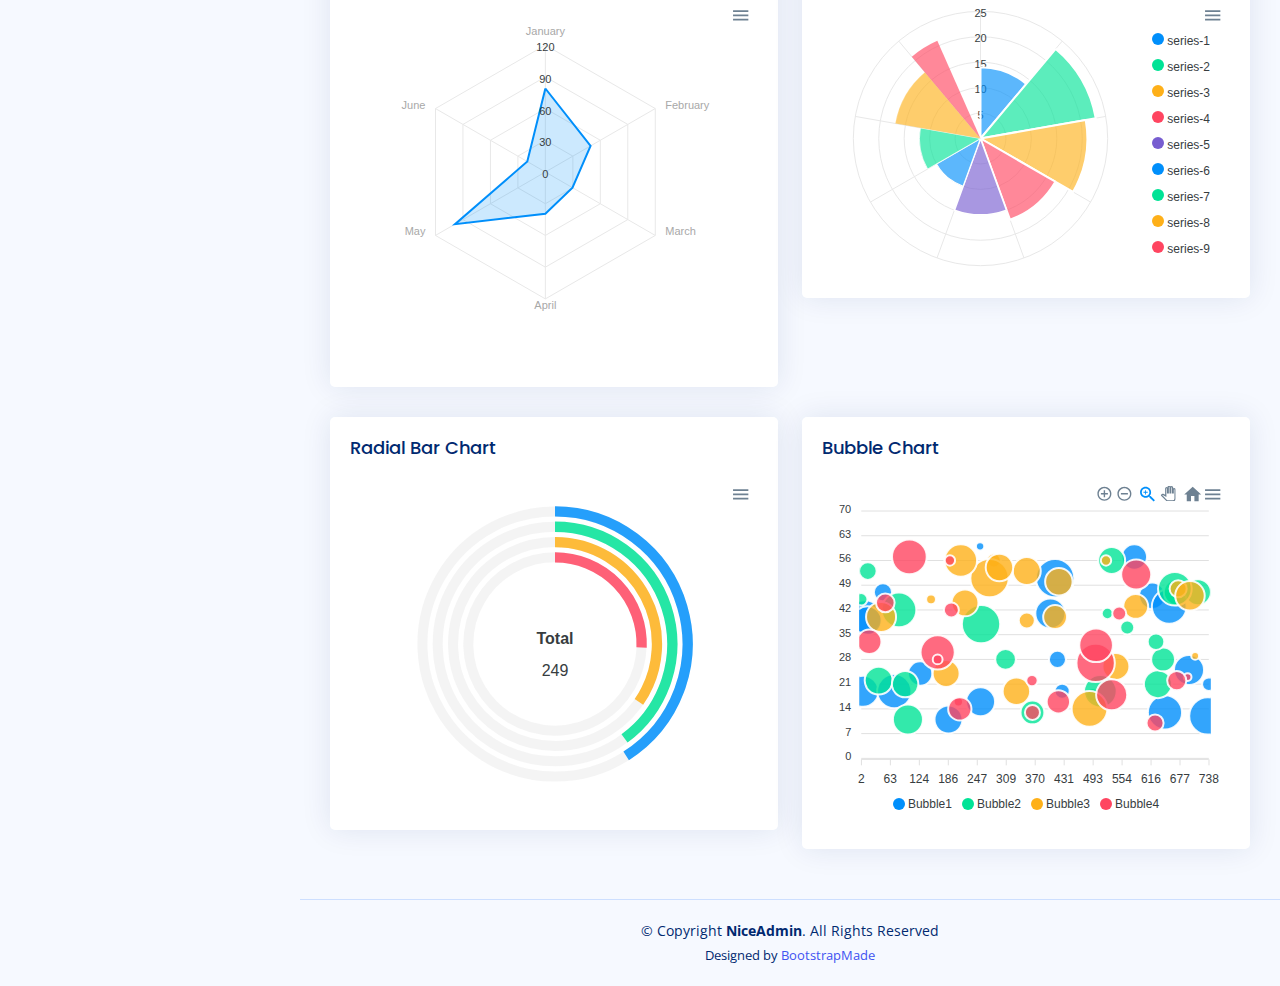
<file: charts-apexcharts.html>
<!DOCTYPE html>
<html lang="en">

<head>
  <meta charset="utf-8">
  <meta content="width=device-width, initial-scale=1.0" name="viewport">

  <title>Charts / ApexCharts - NiceAdmin Bootstrap Template</title>
  <meta content="" name="description">
  <meta content="" name="keywords">

  <!-- Favicons -->
  <link href="assets/img/favicon.png" rel="icon">
  <link href="assets/img/apple-touch-icon.png" rel="apple-touch-icon">

  <!-- Google Fonts -->
  <link href="https://fonts.gstatic.com" rel="preconnect">
  <link href="https://fonts.googleapis.com/css?family=Open+Sans:300,300i,400,400i,600,600i,700,700i|Nunito:300,300i,400,400i,600,600i,700,700i|Poppins:300,300i,400,400i,500,500i,600,600i,700,700i" rel="stylesheet">

  <!-- Vendor CSS Files -->
  <link href="assets/vendor/bootstrap/css/bootstrap.min.css" rel="stylesheet">
  <link href="assets/vendor/bootstrap-icons/bootstrap-icons.css" rel="stylesheet">
  <link href="assets/vendor/boxicons/css/boxicons.min.css" rel="stylesheet">
  <link href="assets/vendor/quill/quill.snow.css" rel="stylesheet">
  <link href="assets/vendor/quill/quill.bubble.css" rel="stylesheet">
  <link href="assets/vendor/remixicon/remixicon.css" rel="stylesheet">
  <link href="assets/vendor/simple-datatables/style.css" rel="stylesheet">

  <!-- Template Main CSS File -->
  <link href="assets/css/style.css" rel="stylesheet">

  <!-- =======================================================
  * Template Name: NiceAdmin - v2.4.1
  * Template URL: https://bootstrapmade.com/nice-admin-bootstrap-admin-html-template/
  * Author: BootstrapMade.com
  * License: https://bootstrapmade.com/license/
  ======================================================== -->
</head>

<body>

  <!-- ======= Header ======= -->
  <header id="header" class="header fixed-top d-flex align-items-center">

    <div class="d-flex align-items-center justify-content-between">
      <a href="index.html" class="logo d-flex align-items-center">
        <img src="assets/img/logo.png" alt="">
        <span class="d-none d-lg-block">NiceAdmin</span>
      </a>
      <i class="bi bi-list toggle-sidebar-btn"></i>
    </div><!-- End Logo -->

    <div class="search-bar">
      <form class="search-form d-flex align-items-center" method="POST" action="#">
        <input type="text" name="query" placeholder="Search" title="Enter search keyword">
        <button type="submit" title="Search"><i class="bi bi-search"></i></button>
      </form>
    </div><!-- End Search Bar -->

    <nav class="header-nav ms-auto">
      <ul class="d-flex align-items-center">

        <li class="nav-item d-block d-lg-none">
          <a class="nav-link nav-icon search-bar-toggle " href="#">
            <i class="bi bi-search"></i>
          </a>
        </li><!-- End Search Icon-->

        <li class="nav-item dropdown">

          <a class="nav-link nav-icon" href="#" data-bs-toggle="dropdown">
            <i class="bi bi-bell"></i>
            <span class="badge bg-primary badge-number">4</span>
          </a><!-- End Notification Icon -->

          <ul class="dropdown-menu dropdown-menu-end dropdown-menu-arrow notifications">
            <li class="dropdown-header">
              You have 4 new notifications
              <a href="#"><span class="badge rounded-pill bg-primary p-2 ms-2">View all</span></a>
            </li>
            <li>
              <hr class="dropdown-divider">
            </li>

            <li class="notification-item">
              <i class="bi bi-exclamation-circle text-warning"></i>
              <div>
                <h4>Lorem Ipsum</h4>
                <p>Quae dolorem earum veritatis oditseno</p>
                <p>30 min. ago</p>
              </div>
            </li>

            <li>
              <hr class="dropdown-divider">
            </li>

            <li class="notification-item">
              <i class="bi bi-x-circle text-danger"></i>
              <div>
                <h4>Atque rerum nesciunt</h4>
                <p>Quae dolorem earum veritatis oditseno</p>
                <p>1 hr. ago</p>
              </div>
            </li>

            <li>
              <hr class="dropdown-divider">
            </li>

            <li class="notification-item">
              <i class="bi bi-check-circle text-success"></i>
              <div>
                <h4>Sit rerum fuga</h4>
                <p>Quae dolorem earum veritatis oditseno</p>
                <p>2 hrs. ago</p>
              </div>
            </li>

            <li>
              <hr class="dropdown-divider">
            </li>

            <li class="notification-item">
              <i class="bi bi-info-circle text-primary"></i>
              <div>
                <h4>Dicta reprehenderit</h4>
                <p>Quae dolorem earum veritatis oditseno</p>
                <p>4 hrs. ago</p>
              </div>
            </li>

            <li>
              <hr class="dropdown-divider">
            </li>
            <li class="dropdown-footer">
              <a href="#">Show all notifications</a>
            </li>

          </ul><!-- End Notification Dropdown Items -->

        </li><!-- End Notification Nav -->

        <li class="nav-item dropdown">

          <a class="nav-link nav-icon" href="#" data-bs-toggle="dropdown">
            <i class="bi bi-chat-left-text"></i>
            <span class="badge bg-success badge-number">3</span>
          </a><!-- End Messages Icon -->

          <ul class="dropdown-menu dropdown-menu-end dropdown-menu-arrow messages">
            <li class="dropdown-header">
              You have 3 new messages
              <a href="#"><span class="badge rounded-pill bg-primary p-2 ms-2">View all</span></a>
            </li>
            <li>
              <hr class="dropdown-divider">
            </li>

            <li class="message-item">
              <a href="#">
                <img src="assets/img/messages-1.jpg" alt="" class="rounded-circle">
                <div>
                  <h4>Maria Hudson</h4>
                  <p>Velit asperiores et ducimus soluta repudiandae labore officia est ut...</p>
                  <p>4 hrs. ago</p>
                </div>
              </a>
            </li>
            <li>
              <hr class="dropdown-divider">
            </li>

            <li class="message-item">
              <a href="#">
                <img src="assets/img/messages-2.jpg" alt="" class="rounded-circle">
                <div>
                  <h4>Anna Nelson</h4>
                  <p>Velit asperiores et ducimus soluta repudiandae labore officia est ut...</p>
                  <p>6 hrs. ago</p>
                </div>
              </a>
            </li>
            <li>
              <hr class="dropdown-divider">
            </li>

            <li class="message-item">
              <a href="#">
                <img src="assets/img/messages-3.jpg" alt="" class="rounded-circle">
                <div>
                  <h4>David Muldon</h4>
                  <p>Velit asperiores et ducimus soluta repudiandae labore officia est ut...</p>
                  <p>8 hrs. ago</p>
                </div>
              </a>
            </li>
            <li>
              <hr class="dropdown-divider">
            </li>

            <li class="dropdown-footer">
              <a href="#">Show all messages</a>
            </li>

          </ul><!-- End Messages Dropdown Items -->

        </li><!-- End Messages Nav -->

        <li class="nav-item dropdown pe-3">

          <a class="nav-link nav-profile d-flex align-items-center pe-0" href="#" data-bs-toggle="dropdown">
            <img src="assets/img/profile-img.jpg" alt="Profile" class="rounded-circle">
            <span class="d-none d-md-block dropdown-toggle ps-2">K. Anderson</span>
          </a><!-- End Profile Iamge Icon -->

          <ul class="dropdown-menu dropdown-menu-end dropdown-menu-arrow profile">
            <li class="dropdown-header">
              <h6>Kevin Anderson</h6>
              <span>Web Designer</span>
            </li>
            <li>
              <hr class="dropdown-divider">
            </li>

            <li>
              <a class="dropdown-item d-flex align-items-center" href="users-profile.html">
                <i class="bi bi-person"></i>
                <span>My Profile</span>
              </a>
            </li>
            <li>
              <hr class="dropdown-divider">
            </li>

            <li>
              <a class="dropdown-item d-flex align-items-center" href="users-profile.html">
                <i class="bi bi-gear"></i>
                <span>Account Settings</span>
              </a>
            </li>
            <li>
              <hr class="dropdown-divider">
            </li>

            <li>
              <a class="dropdown-item d-flex align-items-center" href="pages-faq.html">
                <i class="bi bi-question-circle"></i>
                <span>Need Help?</span>
              </a>
            </li>
            <li>
              <hr class="dropdown-divider">
            </li>

            <li>
              <a class="dropdown-item d-flex align-items-center" href="#">
                <i class="bi bi-box-arrow-right"></i>
                <span>Sign Out</span>
              </a>
            </li>

          </ul><!-- End Profile Dropdown Items -->
        </li><!-- End Profile Nav -->

      </ul>
    </nav><!-- End Icons Navigation -->

  </header><!-- End Header -->

  <!-- ======= Sidebar ======= -->
  <aside id="sidebar" class="sidebar">

    <ul class="sidebar-nav" id="sidebar-nav">

      <li class="nav-item">
        <a class="nav-link collapsed" href="index.html">
          <i class="bi bi-grid"></i>
          <span>Dashboard</span>
        </a>
      </li><!-- End Dashboard Nav -->

      <li class="nav-item">
        <a class="nav-link collapsed" data-bs-target="#components-nav" data-bs-toggle="collapse" href="#">
          <i class="bi bi-menu-button-wide"></i><span>Components</span><i class="bi bi-chevron-down ms-auto"></i>
        </a>
        <ul id="components-nav" class="nav-content collapse " data-bs-parent="#sidebar-nav">
          <li>
            <a href="components-alerts.html">
              <i class="bi bi-circle"></i><span>Alerts</span>
            </a>
          </li>
          <li>
            <a href="components-accordion.html">
              <i class="bi bi-circle"></i><span>Accordion</span>
            </a>
          </li>
          <li>
            <a href="components-badges.html">
              <i class="bi bi-circle"></i><span>Badges</span>
            </a>
          </li>
          <li>
            <a href="components-breadcrumbs.html">
              <i class="bi bi-circle"></i><span>Breadcrumbs</span>
            </a>
          </li>
          <li>
            <a href="components-buttons.html">
              <i class="bi bi-circle"></i><span>Buttons</span>
            </a>
          </li>
          <li>
            <a href="components-cards.html">
              <i class="bi bi-circle"></i><span>Cards</span>
            </a>
          </li>
          <li>
            <a href="components-carousel.html">
              <i class="bi bi-circle"></i><span>Carousel</span>
            </a>
          </li>
          <li>
            <a href="components-list-group.html">
              <i class="bi bi-circle"></i><span>List group</span>
            </a>
          </li>
          <li>
            <a href="components-modal.html">
              <i class="bi bi-circle"></i><span>Modal</span>
            </a>
          </li>
          <li>
            <a href="components-tabs.html">
              <i class="bi bi-circle"></i><span>Tabs</span>
            </a>
          </li>
          <li>
            <a href="components-pagination.html">
              <i class="bi bi-circle"></i><span>Pagination</span>
            </a>
          </li>
          <li>
            <a href="components-progress.html">
              <i class="bi bi-circle"></i><span>Progress</span>
            </a>
          </li>
          <li>
            <a href="components-spinners.html">
              <i class="bi bi-circle"></i><span>Spinners</span>
            </a>
          </li>
          <li>
            <a href="components-tooltips.html">
              <i class="bi bi-circle"></i><span>Tooltips</span>
            </a>
          </li>
        </ul>
      </li><!-- End Components Nav -->

      <li class="nav-item">
        <a class="nav-link collapsed" data-bs-target="#forms-nav" data-bs-toggle="collapse" href="#">
          <i class="bi bi-journal-text"></i><span>Forms</span><i class="bi bi-chevron-down ms-auto"></i>
        </a>
        <ul id="forms-nav" class="nav-content collapse " data-bs-parent="#sidebar-nav">
          <li>
            <a href="forms-elements.html">
              <i class="bi bi-circle"></i><span>Form Elements</span>
            </a>
          </li>
          <li>
            <a href="forms-layouts.html">
              <i class="bi bi-circle"></i><span>Form Layouts</span>
            </a>
          </li>
          <li>
            <a href="forms-editors.html">
              <i class="bi bi-circle"></i><span>Form Editors</span>
            </a>
          </li>
          <li>
            <a href="forms-validation.html">
              <i class="bi bi-circle"></i><span>Form Validation</span>
            </a>
          </li>
        </ul>
      </li><!-- End Forms Nav -->

      <li class="nav-item">
        <a class="nav-link collapsed" data-bs-target="#tables-nav" data-bs-toggle="collapse" href="#">
          <i class="bi bi-layout-text-window-reverse"></i><span>Tables</span><i class="bi bi-chevron-down ms-auto"></i>
        </a>
        <ul id="tables-nav" class="nav-content collapse " data-bs-parent="#sidebar-nav">
          <li>
            <a href="tables-general.html">
              <i class="bi bi-circle"></i><span>General Tables</span>
            </a>
          </li>
          <li>
            <a href="tables-data.html">
              <i class="bi bi-circle"></i><span>Data Tables</span>
            </a>
          </li>
        </ul>
      </li><!-- End Tables Nav -->

      <li class="nav-item">
        <a class="nav-link " data-bs-target="#charts-nav" data-bs-toggle="collapse" href="#">
          <i class="bi bi-bar-chart"></i><span>Charts</span><i class="bi bi-chevron-down ms-auto"></i>
        </a>
        <ul id="charts-nav" class="nav-content collapse show" data-bs-parent="#sidebar-nav">
          <li>
            <a href="charts-chartjs.html">
              <i class="bi bi-circle"></i><span>Chart.js</span>
            </a>
          </li>
          <li>
            <a href="charts-apexcharts.html" class="active">
              <i class="bi bi-circle"></i><span>ApexCharts</span>
            </a>
          </li>
          <li>
            <a href="charts-echarts.html">
              <i class="bi bi-circle"></i><span>ECharts</span>
            </a>
          </li>
        </ul>
      </li><!-- End Charts Nav -->

      <li class="nav-item">
        <a class="nav-link collapsed" data-bs-target="#icons-nav" data-bs-toggle="collapse" href="#">
          <i class="bi bi-gem"></i><span>Icons</span><i class="bi bi-chevron-down ms-auto"></i>
        </a>
        <ul id="icons-nav" class="nav-content collapse " data-bs-parent="#sidebar-nav">
          <li>
            <a href="icons-bootstrap.html">
              <i class="bi bi-circle"></i><span>Bootstrap Icons</span>
            </a>
          </li>
          <li>
            <a href="icons-remix.html">
              <i class="bi bi-circle"></i><span>Remix Icons</span>
            </a>
          </li>
          <li>
            <a href="icons-boxicons.html">
              <i class="bi bi-circle"></i><span>Boxicons</span>
            </a>
          </li>
        </ul>
      </li><!-- End Icons Nav -->

      <li class="nav-heading">Pages</li>

      <li class="nav-item">
        <a class="nav-link collapsed" href="users-profile.html">
          <i class="bi bi-person"></i>
          <span>Profile</span>
        </a>
      </li><!-- End Profile Page Nav -->

      <li class="nav-item">
        <a class="nav-link collapsed" href="pages-faq.html">
          <i class="bi bi-question-circle"></i>
          <span>F.A.Q</span>
        </a>
      </li><!-- End F.A.Q Page Nav -->

      <li class="nav-item">
        <a class="nav-link collapsed" href="pages-contact.html">
          <i class="bi bi-envelope"></i>
          <span>Contact</span>
        </a>
      </li><!-- End Contact Page Nav -->

      <li class="nav-item">
        <a class="nav-link collapsed" href="pages-register.html">
          <i class="bi bi-card-list"></i>
          <span>Register</span>
        </a>
      </li><!-- End Register Page Nav -->

      <li class="nav-item">
        <a class="nav-link collapsed" href="pages-login.html">
          <i class="bi bi-box-arrow-in-right"></i>
          <span>Login</span>
        </a>
      </li><!-- End Login Page Nav -->

      <li class="nav-item">
        <a class="nav-link collapsed" href="pages-error-404.html">
          <i class="bi bi-dash-circle"></i>
          <span>Error 404</span>
        </a>
      </li><!-- End Error 404 Page Nav -->

      <li class="nav-item">
        <a class="nav-link collapsed" href="pages-blank.html">
          <i class="bi bi-file-earmark"></i>
          <span>Blank</span>
        </a>
      </li><!-- End Blank Page Nav -->

    </ul>

  </aside><!-- End Sidebar-->

  <main id="main" class="main">

    <div class="pagetitle">
      <h1>ApexCharts</h1>
      <nav>
        <ol class="breadcrumb">
          <li class="breadcrumb-item"><a href="index.html">Home</a></li>
          <li class="breadcrumb-item">Charts</li>
          <li class="breadcrumb-item active">ApexCharts</li>
        </ol>
      </nav>
    </div><!-- End Page Title -->

    <p>ApexCharts Examples. You can check the <a href="https://apexcharts.com/javascript-chart-demos/" target="_blank">official website</a> for more examples.</p>

    <section class="section">
      <div class="row">

        <div class="col-lg-6">
          <div class="card">
            <div class="card-body">
              <h5 class="card-title">Line Chart</h5>

              <!-- Line Chart -->
              <div id="lineChart"></div>

              <script>
                document.addEventListener("DOMContentLoaded", () => {
                  new ApexCharts(document.querySelector("#lineChart"), {
                    series: [{
                      name: "Desktops",
                      data: [10, 41, 35, 51, 49, 62, 69, 91, 148]
                    }],
                    chart: {
                      height: 350,
                      type: 'line',
                      zoom: {
                        enabled: false
                      }
                    },
                    dataLabels: {
                      enabled: false
                    },
                    stroke: {
                      curve: 'straight'
                    },
                    grid: {
                      row: {
                        colors: ['#f3f3f3', 'transparent'], // takes an array which will be repeated on columns
                        opacity: 0.5
                      },
                    },
                    xaxis: {
                      categories: ['Jan', 'Feb', 'Mar', 'Apr', 'May', 'Jun', 'Jul', 'Aug', 'Sep'],
                    }
                  }).render();
                });
              </script>
              <!-- End Line Chart -->

            </div>
          </div>
        </div>

        <div class="col-lg-6">
          <div class="card">
            <div class="card-body">
              <h5 class="card-title">Area Chart</h5>

              <!-- Area Chart -->
              <div id="areaChart"></div>

              <script>
                document.addEventListener("DOMContentLoaded", () => {
                  const series = {
                    "monthDataSeries1": {
                      "prices": [
                        8107.85,
                        8128.0,
                        8122.9,
                        8165.5,
                        8340.7,
                        8423.7,
                        8423.5,
                        8514.3,
                        8481.85,
                        8487.7,
                        8506.9,
                        8626.2,
                        8668.95,
                        8602.3,
                        8607.55,
                        8512.9,
                        8496.25,
                        8600.65,
                        8881.1,
                        9340.85
                      ],
                      "dates": [
                        "13 Nov 2017",
                        "14 Nov 2017",
                        "15 Nov 2017",
                        "16 Nov 2017",
                        "17 Nov 2017",
                        "20 Nov 2017",
                        "21 Nov 2017",
                        "22 Nov 2017",
                        "23 Nov 2017",
                        "24 Nov 2017",
                        "27 Nov 2017",
                        "28 Nov 2017",
                        "29 Nov 2017",
                        "30 Nov 2017",
                        "01 Dec 2017",
                        "04 Dec 2017",
                        "05 Dec 2017",
                        "06 Dec 2017",
                        "07 Dec 2017",
                        "08 Dec 2017"
                      ]
                    },
                    "monthDataSeries2": {
                      "prices": [
                        8423.7,
                        8423.5,
                        8514.3,
                        8481.85,
                        8487.7,
                        8506.9,
                        8626.2,
                        8668.95,
                        8602.3,
                        8607.55,
                        8512.9,
                        8496.25,
                        8600.65,
                        8881.1,
                        9040.85,
                        8340.7,
                        8165.5,
                        8122.9,
                        8107.85,
                        8128.0
                      ],
                      "dates": [
                        "13 Nov 2017",
                        "14 Nov 2017",
                        "15 Nov 2017",
                        "16 Nov 2017",
                        "17 Nov 2017",
                        "20 Nov 2017",
                        "21 Nov 2017",
                        "22 Nov 2017",
                        "23 Nov 2017",
                        "24 Nov 2017",
                        "27 Nov 2017",
                        "28 Nov 2017",
                        "29 Nov 2017",
                        "30 Nov 2017",
                        "01 Dec 2017",
                        "04 Dec 2017",
                        "05 Dec 2017",
                        "06 Dec 2017",
                        "07 Dec 2017",
                        "08 Dec 2017"
                      ]
                    },
                    "monthDataSeries3": {
                      "prices": [
                        7114.25,
                        7126.6,
                        7116.95,
                        7203.7,
                        7233.75,
                        7451.0,
                        7381.15,
                        7348.95,
                        7347.75,
                        7311.25,
                        7266.4,
                        7253.25,
                        7215.45,
                        7266.35,
                        7315.25,
                        7237.2,
                        7191.4,
                        7238.95,
                        7222.6,
                        7217.9,
                        7359.3,
                        7371.55,
                        7371.15,
                        7469.2,
                        7429.25,
                        7434.65,
                        7451.1,
                        7475.25,
                        7566.25,
                        7556.8,
                        7525.55,
                        7555.45,
                        7560.9,
                        7490.7,
                        7527.6,
                        7551.9,
                        7514.85,
                        7577.95,
                        7592.3,
                        7621.95,
                        7707.95,
                        7859.1,
                        7815.7,
                        7739.0,
                        7778.7,
                        7839.45,
                        7756.45,
                        7669.2,
                        7580.45,
                        7452.85,
                        7617.25,
                        7701.6,
                        7606.8,
                        7620.05,
                        7513.85,
                        7498.45,
                        7575.45,
                        7601.95,
                        7589.1,
                        7525.85,
                        7569.5,
                        7702.5,
                        7812.7,
                        7803.75,
                        7816.3,
                        7851.15,
                        7912.2,
                        7972.8,
                        8145.0,
                        8161.1,
                        8121.05,
                        8071.25,
                        8088.2,
                        8154.45,
                        8148.3,
                        8122.05,
                        8132.65,
                        8074.55,
                        7952.8,
                        7885.55,
                        7733.9,
                        7897.15,
                        7973.15,
                        7888.5,
                        7842.8,
                        7838.4,
                        7909.85,
                        7892.75,
                        7897.75,
                        7820.05,
                        7904.4,
                        7872.2,
                        7847.5,
                        7849.55,
                        7789.6,
                        7736.35,
                        7819.4,
                        7875.35,
                        7871.8,
                        8076.5,
                        8114.8,
                        8193.55,
                        8217.1,
                        8235.05,
                        8215.3,
                        8216.4,
                        8301.55,
                        8235.25,
                        8229.75,
                        8201.95,
                        8164.95,
                        8107.85,
                        8128.0,
                        8122.9,
                        8165.5,
                        8340.7,
                        8423.7,
                        8423.5,
                        8514.3,
                        8481.85,
                        8487.7,
                        8506.9,
                        8626.2
                      ],
                      "dates": [
                        "02 Jun 2017",
                        "05 Jun 2017",
                        "06 Jun 2017",
                        "07 Jun 2017",
                        "08 Jun 2017",
                        "09 Jun 2017",
                        "12 Jun 2017",
                        "13 Jun 2017",
                        "14 Jun 2017",
                        "15 Jun 2017",
                        "16 Jun 2017",
                        "19 Jun 2017",
                        "20 Jun 2017",
                        "21 Jun 2017",
                        "22 Jun 2017",
                        "23 Jun 2017",
                        "27 Jun 2017",
                        "28 Jun 2017",
                        "29 Jun 2017",
                        "30 Jun 2017",
                        "03 Jul 2017",
                        "04 Jul 2017",
                        "05 Jul 2017",
                        "06 Jul 2017",
                        "07 Jul 2017",
                        "10 Jul 2017",
                        "11 Jul 2017",
                        "12 Jul 2017",
                        "13 Jul 2017",
                        "14 Jul 2017",
                        "17 Jul 2017",
                        "18 Jul 2017",
                        "19 Jul 2017",
                        "20 Jul 2017",
                        "21 Jul 2017",
                        "24 Jul 2017",
                        "25 Jul 2017",
                        "26 Jul 2017",
                        "27 Jul 2017",
                        "28 Jul 2017",
                        "31 Jul 2017",
                        "01 Aug 2017",
                        "02 Aug 2017",
                        "03 Aug 2017",
                        "04 Aug 2017",
                        "07 Aug 2017",
                        "08 Aug 2017",
                        "09 Aug 2017",
                        "10 Aug 2017",
                        "11 Aug 2017",
                        "14 Aug 2017",
                        "16 Aug 2017",
                        "17 Aug 2017",
                        "18 Aug 2017",
                        "21 Aug 2017",
                        "22 Aug 2017",
                        "23 Aug 2017",
                        "24 Aug 2017",
                        "28 Aug 2017",
                        "29 Aug 2017",
                        "30 Aug 2017",
                        "31 Aug 2017",
                        "01 Sep 2017",
                        "04 Sep 2017",
                        "05 Sep 2017",
                        "06 Sep 2017",
                        "07 Sep 2017",
                        "08 Sep 2017",
                        "11 Sep 2017",
                        "12 Sep 2017",
                        "13 Sep 2017",
                        "14 Sep 2017",
                        "15 Sep 2017",
                        "18 Sep 2017",
                        "19 Sep 2017",
                        "20 Sep 2017",
                        "21 Sep 2017",
                        "22 Sep 2017",
                        "25 Sep 2017",
                        "26 Sep 2017",
                        "27 Sep 2017",
                        "28 Sep 2017",
                        "29 Sep 2017",
                        "03 Oct 2017",
                        "04 Oct 2017",
                        "05 Oct 2017",
                        "06 Oct 2017",
                        "09 Oct 2017",
                        "10 Oct 2017",
                        "11 Oct 2017",
                        "12 Oct 2017",
                        "13 Oct 2017",
                        "16 Oct 2017",
                        "17 Oct 2017",
                        "18 Oct 2017",
                        "19 Oct 2017",
                        "23 Oct 2017",
                        "24 Oct 2017",
                        "25 Oct 2017",
                        "26 Oct 2017",
                        "27 Oct 2017",
                        "30 Oct 2017",
                        "31 Oct 2017",
                        "01 Nov 2017",
                        "02 Nov 2017",
                        "03 Nov 2017",
                        "06 Nov 2017",
                        "07 Nov 2017",
                        "08 Nov 2017",
                        "09 Nov 2017",
                        "10 Nov 2017",
                        "13 Nov 2017",
                        "14 Nov 2017",
                        "15 Nov 2017",
                        "16 Nov 2017",
                        "17 Nov 2017",
                        "20 Nov 2017",
                        "21 Nov 2017",
                        "22 Nov 2017",
                        "23 Nov 2017",
                        "24 Nov 2017",
                        "27 Nov 2017",
                        "28 Nov 2017"
                      ]
                    }
                  }
                  new ApexCharts(document.querySelector("#areaChart"), {
                    series: [{
                      name: "STOCK ABC",
                      data: series.monthDataSeries1.prices
                    }],
                    chart: {
                      type: 'area',
                      height: 350,
                      zoom: {
                        enabled: false
                      }
                    },
                    dataLabels: {
                      enabled: false
                    },
                    stroke: {
                      curve: 'straight'
                    },
                    subtitle: {
                      text: 'Price Movements',
                      align: 'left'
                    },
                    labels: series.monthDataSeries1.dates,
                    xaxis: {
                      type: 'datetime',
                    },
                    yaxis: {
                      opposite: true
                    },
                    legend: {
                      horizontalAlign: 'left'
                    }
                  }).render();
                });
              </script>
              <!-- End Area Chart -->

            </div>
          </div>
        </div>

        <div class="col-lg-6">
          <div class="card">
            <div class="card-body">
              <h5 class="card-title">Column Chart</h5>

              <!-- Column Chart -->
              <div id="columnChart"></div>

              <script>
                document.addEventListener("DOMContentLoaded", () => {
                  new ApexCharts(document.querySelector("#columnChart"), {
                    series: [{
                      name: 'Net Profit',
                      data: [44, 55, 57, 56, 61, 58, 63, 60, 66]
                    }, {
                      name: 'Revenue',
                      data: [76, 85, 101, 98, 87, 105, 91, 114, 94]
                    }, {
                      name: 'Free Cash Flow',
                      data: [35, 41, 36, 26, 45, 48, 52, 53, 41]
                    }],
                    chart: {
                      type: 'bar',
                      height: 350
                    },
                    plotOptions: {
                      bar: {
                        horizontal: false,
                        columnWidth: '55%',
                        endingShape: 'rounded'
                      },
                    },
                    dataLabels: {
                      enabled: false
                    },
                    stroke: {
                      show: true,
                      width: 2,
                      colors: ['transparent']
                    },
                    xaxis: {
                      categories: ['Feb', 'Mar', 'Apr', 'May', 'Jun', 'Jul', 'Aug', 'Sep', 'Oct'],
                    },
                    yaxis: {
                      title: {
                        text: '$ (thousands)'
                      }
                    },
                    fill: {
                      opacity: 1
                    },
                    tooltip: {
                      y: {
                        formatter: function(val) {
                          return "$ " + val + " thousands"
                        }
                      }
                    }
                  }).render();
                });
              </script>
              <!-- End Column Chart -->

            </div>
          </div>
        </div>

        <div class="col-lg-6">
          <div class="card">
            <div class="card-body">
              <h5 class="card-title">Bar Chart</h5>

              <!-- Bar Chart -->
              <div id="barChart"></div>

              <script>
                document.addEventListener("DOMContentLoaded", () => {
                  new ApexCharts(document.querySelector("#barChart"), {
                    series: [{
                      data: [400, 430, 448, 470, 540, 580, 690, 1100, 1200, 1380]
                    }],
                    chart: {
                      type: 'bar',
                      height: 350
                    },
                    plotOptions: {
                      bar: {
                        borderRadius: 4,
                        horizontal: true,
                      }
                    },
                    dataLabels: {
                      enabled: false
                    },
                    xaxis: {
                      categories: ['South Korea', 'Canada', 'United Kingdom', 'Netherlands', 'Italy', 'France', 'Japan',
                        'United States', 'China', 'Germany'
                      ],
                    }
                  }).render();
                });
              </script>
              <!-- End Bar Chart -->

            </div>
          </div>
        </div>

        <div class="col-lg-6">
          <div class="card">
            <div class="card-body">
              <h5 class="card-title">Pie Chart</h5>

              <!-- Pie Chart -->
              <div id="pieChart"></div>

              <script>
                document.addEventListener("DOMContentLoaded", () => {
                  new ApexCharts(document.querySelector("#pieChart"), {
                    series: [44, 55, 13, 43, 22],
                    chart: {
                      height: 350,
                      type: 'pie',
                      toolbar: {
                        show: true
                      }
                    },
                    labels: ['Team A', 'Team B', 'Team C', 'Team D', 'Team E']
                  }).render();
                });
              </script>
              <!-- End Pie Chart -->

            </div>
          </div>
        </div>

        <div class="col-lg-6">
          <div class="card">
            <div class="card-body">
              <h5 class="card-title">Donut Chart</h5>

              <!-- Donut Chart -->
              <div id="donutChart"></div>

              <script>
                document.addEventListener("DOMContentLoaded", () => {
                  new ApexCharts(document.querySelector("#donutChart"), {
                    series: [44, 55, 13, 43, 22],
                    chart: {
                      height: 350,
                      type: 'donut',
                      toolbar: {
                        show: true
                      }
                    },
                    labels: ['Team A', 'Team B', 'Team C', 'Team D', 'Team E'],
                  }).render();
                });
              </script>
              <!-- End Donut Chart -->

            </div>
          </div>
        </div>

        <div class="col-lg-6">
          <div class="card">
            <div class="card-body">
              <h5 class="card-title">Radar Chart</h5>

              <!-- Radar Chart -->
              <div id="radarChart"></div>

              <script>
                document.addEventListener("DOMContentLoaded", () => {
                  new ApexCharts(document.querySelector("#radarChart"), {
                    series: [{
                      name: 'Series 1',
                      data: [80, 50, 30, 40, 100, 20],
                    }],
                    chart: {
                      height: 350,
                      type: 'radar',
                    },
                    xaxis: {
                      categories: ['January', 'February', 'March', 'April', 'May', 'June']
                    }
                  }).render();
                });
              </script>
              <!-- End Radar Chart -->

            </div>
          </div>
        </div>

        <div class="col-lg-6">
          <div class="card">
            <div class="card-body">
              <h5 class="card-title">Polar Area Chart</h5>

              <!-- Polar Area Chart -->
              <div id="polarAreaChart"></div>

              <script>
                document.addEventListener("DOMContentLoaded", () => {
                  new ApexCharts(document.querySelector("#polarAreaChart"), {
                    series: [14, 23, 21, 17, 15, 10, 12, 17, 21],
                    chart: {
                      type: 'polarArea',
                      height: 350,
                      toolbar: {
                        show: true
                      }
                    },
                    stroke: {
                      colors: ['#fff']
                    },
                    fill: {
                      opacity: 0.8
                    }
                  }).render();
                });
              </script>
              <!-- End Polar Area Chart -->

            </div>
          </div>
        </div>

        <div class="col-lg-6">
          <div class="card">
            <div class="card-body">
              <h5 class="card-title">Radial Bar Chart</h5>

              <!-- Radial Bar Chart -->
              <div id="radialBarChart"></div>

              <script>
                document.addEventListener("DOMContentLoaded", () => {
                  new ApexCharts(document.querySelector("#radialBarChart"), {
                    series: [44, 55, 67, 83],
                    chart: {
                      height: 350,
                      type: 'radialBar',
                      toolbar: {
                        show: true
                      }
                    },
                    plotOptions: {
                      radialBar: {
                        dataLabels: {
                          name: {
                            fontSize: '22px',
                          },
                          value: {
                            fontSize: '16px',
                          },
                          total: {
                            show: true,
                            label: 'Total',
                            formatter: function(w) {
                              // By default this function returns the average of all series. The below is just an example to show the use of custom formatter function
                              return 249
                            }
                          }
                        }
                      }
                    },
                    labels: ['Apples', 'Oranges', 'Bananas', 'Berries'],
                  }).render();
                });
              </script>
              <!-- End Radial Bar Chart -->

            </div>
          </div>
        </div>

        <div class="col-lg-6">
          <div class="card">
            <div class="card-body">
              <h5 class="card-title">Bubble Chart</h5>

              <!-- Bubble Chart -->
              <div id="bubbleChart"></div>

              <script>
                document.addEventListener("DOMContentLoaded", () => {
                  function generateData(baseval, count, yrange) {
                    var i = 0;
                    var series = [];
                    while (i < count) {
                      var x = Math.floor(Math.random() * (750 - 1 + 1)) + 1;;
                      var y = Math.floor(Math.random() * (yrange.max - yrange.min + 1)) + yrange.min;
                      var z = Math.floor(Math.random() * (75 - 15 + 1)) + 15;
                      series.push([x, y, z]);
                      baseval += 86400000;
                      i++;
                    }
                    return series;
                  }
                  new ApexCharts(document.querySelector("#bubbleChart"), {
                    series: [{
                        name: 'Bubble1',
                        data: generateData(new Date('11 Feb 2017 GMT').getTime(), 20, {
                          min: 10,
                          max: 60
                        })
                      },
                      {
                        name: 'Bubble2',
                        data: generateData(new Date('11 Feb 2017 GMT').getTime(), 20, {
                          min: 10,
                          max: 60
                        })
                      },
                      {
                        name: 'Bubble3',
                        data: generateData(new Date('11 Feb 2017 GMT').getTime(), 20, {
                          min: 10,
                          max: 60
                        })
                      },
                      {
                        name: 'Bubble4',
                        data: generateData(new Date('11 Feb 2017 GMT').getTime(), 20, {
                          min: 10,
                          max: 60
                        })
                      }
                    ],
                    chart: {
                      height: 333,
                      type: 'bubble',
                    },
                    dataLabels: {
                      enabled: false
                    },
                    fill: {
                      opacity: 0.8
                    },
                    xaxis: {
                      tickAmount: 12,
                      type: 'category',
                    },
                    yaxis: {
                      max: 70
                    }
                  }).render();
                });
              </script>
              <!-- End Bubble Chart -->

            </div>
          </div>
        </div>

      </div>
    </section>

  </main><!-- End #main -->

  <!-- ======= Footer ======= -->
  <footer id="footer" class="footer">
    <div class="copyright">
      &copy; Copyright <strong><span>NiceAdmin</span></strong>. All Rights Reserved
    </div>
    <div class="credits">
      <!-- All the links in the footer should remain intact. -->
      <!-- You can delete the links only if you purchased the pro version. -->
      <!-- Licensing information: https://bootstrapmade.com/license/ -->
      <!-- Purchase the pro version with working PHP/AJAX contact form: https://bootstrapmade.com/nice-admin-bootstrap-admin-html-template/ -->
      Designed by <a href="https://bootstrapmade.com/">BootstrapMade</a>
    </div>
  </footer><!-- End Footer -->

  <a href="#" class="back-to-top d-flex align-items-center justify-content-center"><i class="bi bi-arrow-up-short"></i></a>

  <!-- Vendor JS Files -->
  <script src="assets/vendor/apexcharts/apexcharts.min.js"></script>
  <script src="assets/vendor/bootstrap/js/bootstrap.bundle.min.js"></script>
  <script src="assets/vendor/chart.js/chart.min.js"></script>
  <script src="assets/vendor/echarts/echarts.min.js"></script>
  <script src="assets/vendor/quill/quill.min.js"></script>
  <script src="assets/vendor/simple-datatables/simple-datatables.js"></script>
  <script src="assets/vendor/tinymce/tinymce.min.js"></script>
  <script src="assets/vendor/php-email-form/validate.js"></script>

  <!-- Template Main JS File -->
  <script src="assets/js/main.js"></script>

</body>

</html>
</file>
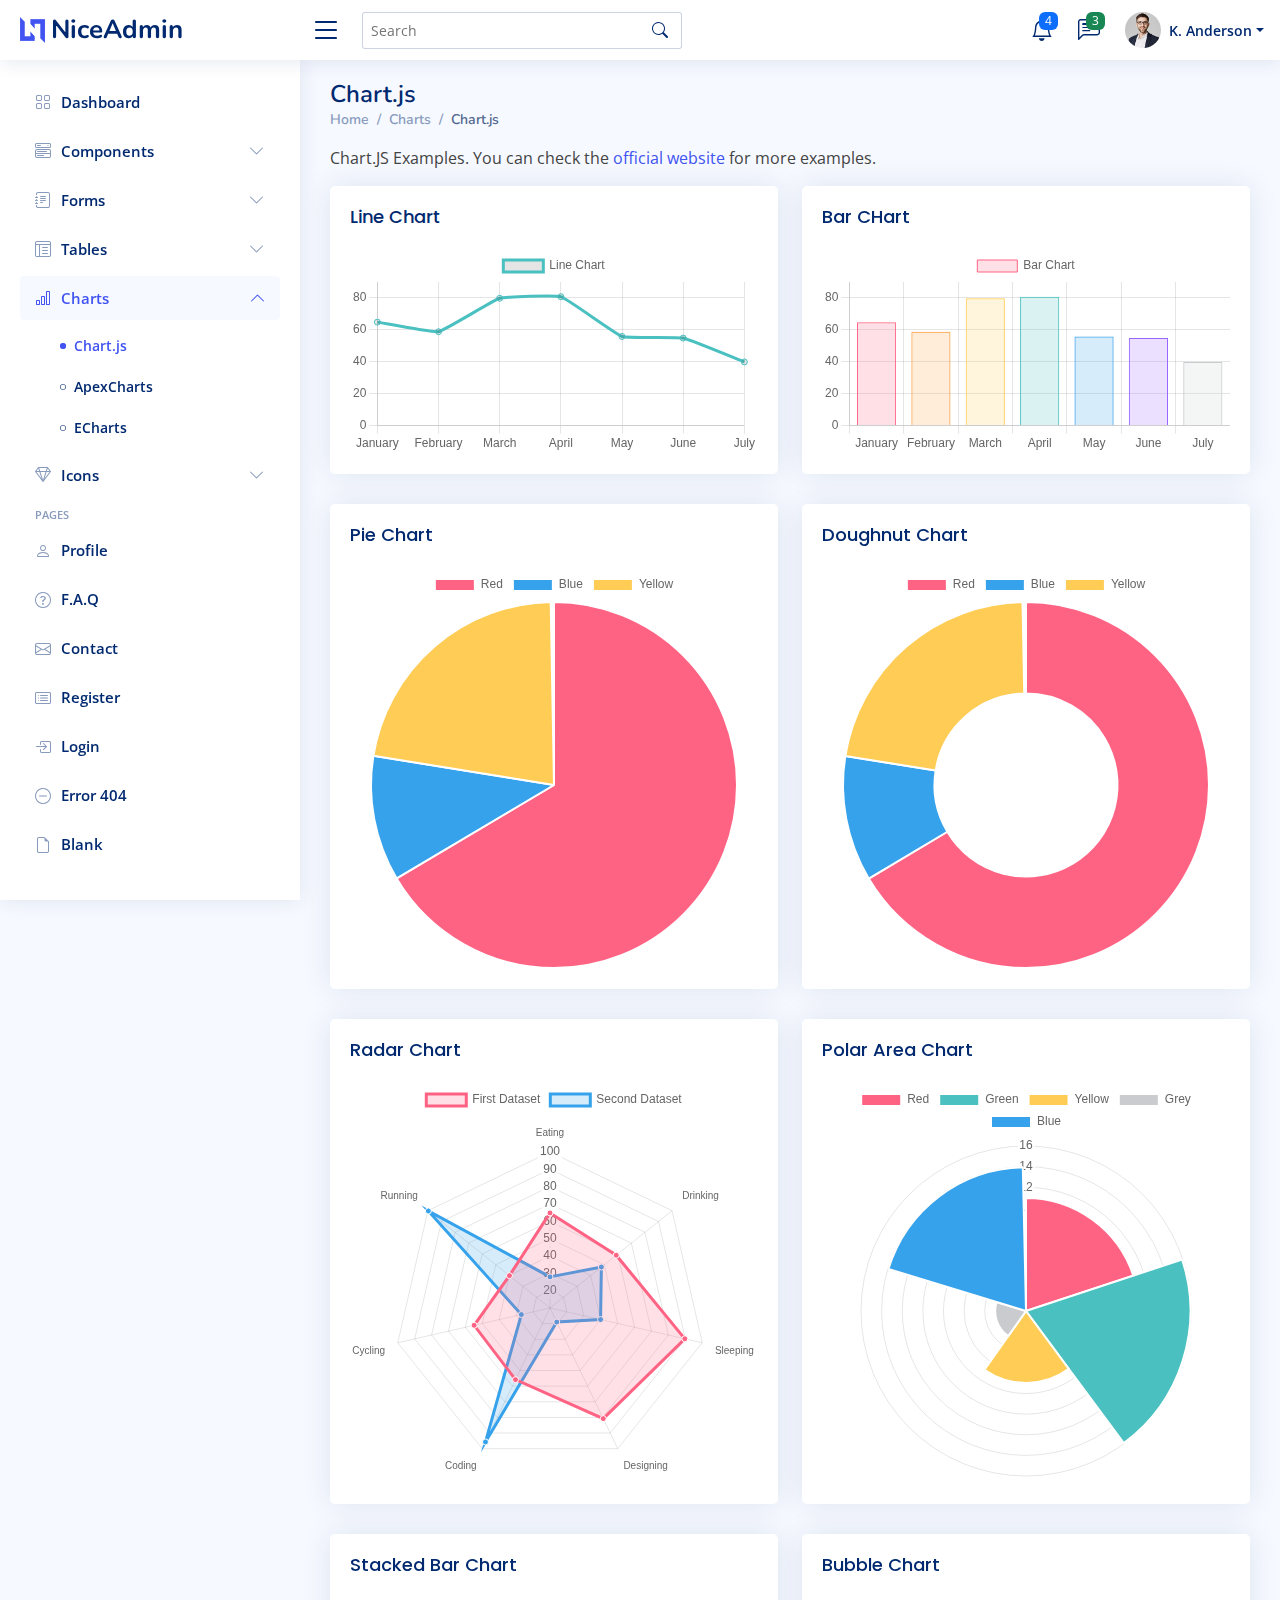
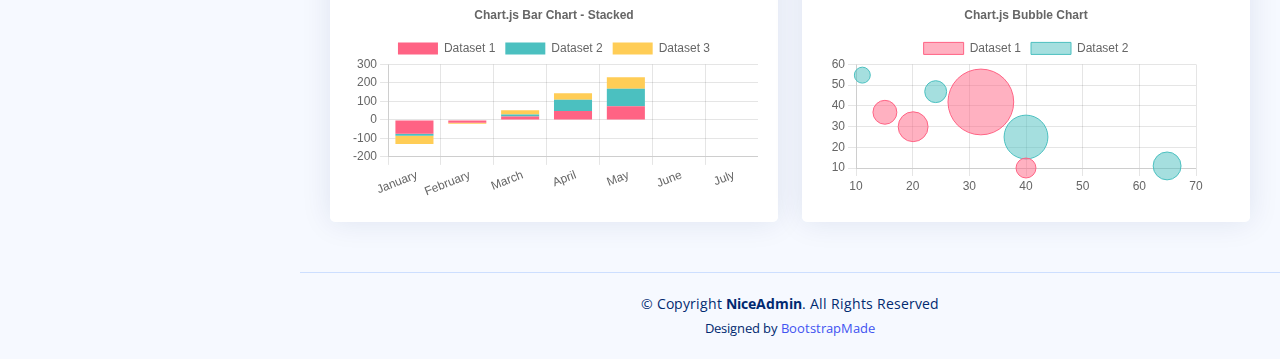
<file: charts-chartjs.html>
<!DOCTYPE html>
<html lang="en">

<head>
  <meta charset="utf-8">
  <meta content="width=device-width, initial-scale=1.0" name="viewport">

  <title>Charts / Chart.js - NiceAdmin Bootstrap Template</title>
  <meta content="" name="description">
  <meta content="" name="keywords">

  <!-- Favicons -->
  <link href="assets/img/favicon.png" rel="icon">
  <link href="assets/img/apple-touch-icon.png" rel="apple-touch-icon">

  <!-- Google Fonts -->
  <link href="https://fonts.gstatic.com" rel="preconnect">
  <link href="https://fonts.googleapis.com/css?family=Open+Sans:300,300i,400,400i,600,600i,700,700i|Nunito:300,300i,400,400i,600,600i,700,700i|Poppins:300,300i,400,400i,500,500i,600,600i,700,700i" rel="stylesheet">

  <!-- Vendor CSS Files -->
  <link href="assets/vendor/bootstrap/css/bootstrap.min.css" rel="stylesheet">
  <link href="assets/vendor/bootstrap-icons/bootstrap-icons.css" rel="stylesheet">
  <link href="assets/vendor/boxicons/css/boxicons.min.css" rel="stylesheet">
  <link href="assets/vendor/quill/quill.snow.css" rel="stylesheet">
  <link href="assets/vendor/quill/quill.bubble.css" rel="stylesheet">
  <link href="assets/vendor/remixicon/remixicon.css" rel="stylesheet">
  <link href="assets/vendor/simple-datatables/style.css" rel="stylesheet">

  <!-- Template Main CSS File -->
  <link href="assets/css/style.css" rel="stylesheet">

  <!-- =======================================================
  * Template Name: NiceAdmin - v2.4.1
  * Template URL: https://bootstrapmade.com/nice-admin-bootstrap-admin-html-template/
  * Author: BootstrapMade.com
  * License: https://bootstrapmade.com/license/
  ======================================================== -->
</head>

<body>

  <!-- ======= Header ======= -->
  <header id="header" class="header fixed-top d-flex align-items-center">

    <div class="d-flex align-items-center justify-content-between">
      <a href="index.html" class="logo d-flex align-items-center">
        <img src="assets/img/logo.png" alt="">
        <span class="d-none d-lg-block">NiceAdmin</span>
      </a>
      <i class="bi bi-list toggle-sidebar-btn"></i>
    </div><!-- End Logo -->

    <div class="search-bar">
      <form class="search-form d-flex align-items-center" method="POST" action="#">
        <input type="text" name="query" placeholder="Search" title="Enter search keyword">
        <button type="submit" title="Search"><i class="bi bi-search"></i></button>
      </form>
    </div><!-- End Search Bar -->

    <nav class="header-nav ms-auto">
      <ul class="d-flex align-items-center">

        <li class="nav-item d-block d-lg-none">
          <a class="nav-link nav-icon search-bar-toggle " href="#">
            <i class="bi bi-search"></i>
          </a>
        </li><!-- End Search Icon-->

        <li class="nav-item dropdown">

          <a class="nav-link nav-icon" href="#" data-bs-toggle="dropdown">
            <i class="bi bi-bell"></i>
            <span class="badge bg-primary badge-number">4</span>
          </a><!-- End Notification Icon -->

          <ul class="dropdown-menu dropdown-menu-end dropdown-menu-arrow notifications">
            <li class="dropdown-header">
              You have 4 new notifications
              <a href="#"><span class="badge rounded-pill bg-primary p-2 ms-2">View all</span></a>
            </li>
            <li>
              <hr class="dropdown-divider">
            </li>

            <li class="notification-item">
              <i class="bi bi-exclamation-circle text-warning"></i>
              <div>
                <h4>Lorem Ipsum</h4>
                <p>Quae dolorem earum veritatis oditseno</p>
                <p>30 min. ago</p>
              </div>
            </li>

            <li>
              <hr class="dropdown-divider">
            </li>

            <li class="notification-item">
              <i class="bi bi-x-circle text-danger"></i>
              <div>
                <h4>Atque rerum nesciunt</h4>
                <p>Quae dolorem earum veritatis oditseno</p>
                <p>1 hr. ago</p>
              </div>
            </li>

            <li>
              <hr class="dropdown-divider">
            </li>

            <li class="notification-item">
              <i class="bi bi-check-circle text-success"></i>
              <div>
                <h4>Sit rerum fuga</h4>
                <p>Quae dolorem earum veritatis oditseno</p>
                <p>2 hrs. ago</p>
              </div>
            </li>

            <li>
              <hr class="dropdown-divider">
            </li>

            <li class="notification-item">
              <i class="bi bi-info-circle text-primary"></i>
              <div>
                <h4>Dicta reprehenderit</h4>
                <p>Quae dolorem earum veritatis oditseno</p>
                <p>4 hrs. ago</p>
              </div>
            </li>

            <li>
              <hr class="dropdown-divider">
            </li>
            <li class="dropdown-footer">
              <a href="#">Show all notifications</a>
            </li>

          </ul><!-- End Notification Dropdown Items -->

        </li><!-- End Notification Nav -->

        <li class="nav-item dropdown">

          <a class="nav-link nav-icon" href="#" data-bs-toggle="dropdown">
            <i class="bi bi-chat-left-text"></i>
            <span class="badge bg-success badge-number">3</span>
          </a><!-- End Messages Icon -->

          <ul class="dropdown-menu dropdown-menu-end dropdown-menu-arrow messages">
            <li class="dropdown-header">
              You have 3 new messages
              <a href="#"><span class="badge rounded-pill bg-primary p-2 ms-2">View all</span></a>
            </li>
            <li>
              <hr class="dropdown-divider">
            </li>

            <li class="message-item">
              <a href="#">
                <img src="assets/img/messages-1.jpg" alt="" class="rounded-circle">
                <div>
                  <h4>Maria Hudson</h4>
                  <p>Velit asperiores et ducimus soluta repudiandae labore officia est ut...</p>
                  <p>4 hrs. ago</p>
                </div>
              </a>
            </li>
            <li>
              <hr class="dropdown-divider">
            </li>

            <li class="message-item">
              <a href="#">
                <img src="assets/img/messages-2.jpg" alt="" class="rounded-circle">
                <div>
                  <h4>Anna Nelson</h4>
                  <p>Velit asperiores et ducimus soluta repudiandae labore officia est ut...</p>
                  <p>6 hrs. ago</p>
                </div>
              </a>
            </li>
            <li>
              <hr class="dropdown-divider">
            </li>

            <li class="message-item">
              <a href="#">
                <img src="assets/img/messages-3.jpg" alt="" class="rounded-circle">
                <div>
                  <h4>David Muldon</h4>
                  <p>Velit asperiores et ducimus soluta repudiandae labore officia est ut...</p>
                  <p>8 hrs. ago</p>
                </div>
              </a>
            </li>
            <li>
              <hr class="dropdown-divider">
            </li>

            <li class="dropdown-footer">
              <a href="#">Show all messages</a>
            </li>

          </ul><!-- End Messages Dropdown Items -->

        </li><!-- End Messages Nav -->

        <li class="nav-item dropdown pe-3">

          <a class="nav-link nav-profile d-flex align-items-center pe-0" href="#" data-bs-toggle="dropdown">
            <img src="assets/img/profile-img.jpg" alt="Profile" class="rounded-circle">
            <span class="d-none d-md-block dropdown-toggle ps-2">K. Anderson</span>
          </a><!-- End Profile Iamge Icon -->

          <ul class="dropdown-menu dropdown-menu-end dropdown-menu-arrow profile">
            <li class="dropdown-header">
              <h6>Kevin Anderson</h6>
              <span>Web Designer</span>
            </li>
            <li>
              <hr class="dropdown-divider">
            </li>

            <li>
              <a class="dropdown-item d-flex align-items-center" href="users-profile.html">
                <i class="bi bi-person"></i>
                <span>My Profile</span>
              </a>
            </li>
            <li>
              <hr class="dropdown-divider">
            </li>

            <li>
              <a class="dropdown-item d-flex align-items-center" href="users-profile.html">
                <i class="bi bi-gear"></i>
                <span>Account Settings</span>
              </a>
            </li>
            <li>
              <hr class="dropdown-divider">
            </li>

            <li>
              <a class="dropdown-item d-flex align-items-center" href="pages-faq.html">
                <i class="bi bi-question-circle"></i>
                <span>Need Help?</span>
              </a>
            </li>
            <li>
              <hr class="dropdown-divider">
            </li>

            <li>
              <a class="dropdown-item d-flex align-items-center" href="#">
                <i class="bi bi-box-arrow-right"></i>
                <span>Sign Out</span>
              </a>
            </li>

          </ul><!-- End Profile Dropdown Items -->
        </li><!-- End Profile Nav -->

      </ul>
    </nav><!-- End Icons Navigation -->

  </header><!-- End Header -->

  <!-- ======= Sidebar ======= -->
  <aside id="sidebar" class="sidebar">

    <ul class="sidebar-nav" id="sidebar-nav">

      <li class="nav-item">
        <a class="nav-link collapsed" href="index.html">
          <i class="bi bi-grid"></i>
          <span>Dashboard</span>
        </a>
      </li><!-- End Dashboard Nav -->

      <li class="nav-item">
        <a class="nav-link collapsed" data-bs-target="#components-nav" data-bs-toggle="collapse" href="#">
          <i class="bi bi-menu-button-wide"></i><span>Components</span><i class="bi bi-chevron-down ms-auto"></i>
        </a>
        <ul id="components-nav" class="nav-content collapse " data-bs-parent="#sidebar-nav">
          <li>
            <a href="components-alerts.html">
              <i class="bi bi-circle"></i><span>Alerts</span>
            </a>
          </li>
          <li>
            <a href="components-accordion.html">
              <i class="bi bi-circle"></i><span>Accordion</span>
            </a>
          </li>
          <li>
            <a href="components-badges.html">
              <i class="bi bi-circle"></i><span>Badges</span>
            </a>
          </li>
          <li>
            <a href="components-breadcrumbs.html">
              <i class="bi bi-circle"></i><span>Breadcrumbs</span>
            </a>
          </li>
          <li>
            <a href="components-buttons.html">
              <i class="bi bi-circle"></i><span>Buttons</span>
            </a>
          </li>
          <li>
            <a href="components-cards.html">
              <i class="bi bi-circle"></i><span>Cards</span>
            </a>
          </li>
          <li>
            <a href="components-carousel.html">
              <i class="bi bi-circle"></i><span>Carousel</span>
            </a>
          </li>
          <li>
            <a href="components-list-group.html">
              <i class="bi bi-circle"></i><span>List group</span>
            </a>
          </li>
          <li>
            <a href="components-modal.html">
              <i class="bi bi-circle"></i><span>Modal</span>
            </a>
          </li>
          <li>
            <a href="components-tabs.html">
              <i class="bi bi-circle"></i><span>Tabs</span>
            </a>
          </li>
          <li>
            <a href="components-pagination.html">
              <i class="bi bi-circle"></i><span>Pagination</span>
            </a>
          </li>
          <li>
            <a href="components-progress.html">
              <i class="bi bi-circle"></i><span>Progress</span>
            </a>
          </li>
          <li>
            <a href="components-spinners.html">
              <i class="bi bi-circle"></i><span>Spinners</span>
            </a>
          </li>
          <li>
            <a href="components-tooltips.html">
              <i class="bi bi-circle"></i><span>Tooltips</span>
            </a>
          </li>
        </ul>
      </li><!-- End Components Nav -->

      <li class="nav-item">
        <a class="nav-link collapsed" data-bs-target="#forms-nav" data-bs-toggle="collapse" href="#">
          <i class="bi bi-journal-text"></i><span>Forms</span><i class="bi bi-chevron-down ms-auto"></i>
        </a>
        <ul id="forms-nav" class="nav-content collapse " data-bs-parent="#sidebar-nav">
          <li>
            <a href="forms-elements.html">
              <i class="bi bi-circle"></i><span>Form Elements</span>
            </a>
          </li>
          <li>
            <a href="forms-layouts.html">
              <i class="bi bi-circle"></i><span>Form Layouts</span>
            </a>
          </li>
          <li>
            <a href="forms-editors.html">
              <i class="bi bi-circle"></i><span>Form Editors</span>
            </a>
          </li>
          <li>
            <a href="forms-validation.html">
              <i class="bi bi-circle"></i><span>Form Validation</span>
            </a>
          </li>
        </ul>
      </li><!-- End Forms Nav -->

      <li class="nav-item">
        <a class="nav-link collapsed" data-bs-target="#tables-nav" data-bs-toggle="collapse" href="#">
          <i class="bi bi-layout-text-window-reverse"></i><span>Tables</span><i class="bi bi-chevron-down ms-auto"></i>
        </a>
        <ul id="tables-nav" class="nav-content collapse " data-bs-parent="#sidebar-nav">
          <li>
            <a href="tables-general.html">
              <i class="bi bi-circle"></i><span>General Tables</span>
            </a>
          </li>
          <li>
            <a href="tables-data.html">
              <i class="bi bi-circle"></i><span>Data Tables</span>
            </a>
          </li>
        </ul>
      </li><!-- End Tables Nav -->

      <li class="nav-item">
        <a class="nav-link " data-bs-target="#charts-nav" data-bs-toggle="collapse" href="#">
          <i class="bi bi-bar-chart"></i><span>Charts</span><i class="bi bi-chevron-down ms-auto"></i>
        </a>
        <ul id="charts-nav" class="nav-content collapse show" data-bs-parent="#sidebar-nav">
          <li>
            <a href="charts-chartjs.html" class="active">
              <i class="bi bi-circle"></i><span>Chart.js</span>
            </a>
          </li>
          <li>
            <a href="charts-apexcharts.html">
              <i class="bi bi-circle"></i><span>ApexCharts</span>
            </a>
          </li>
          <li>
            <a href="charts-echarts.html">
              <i class="bi bi-circle"></i><span>ECharts</span>
            </a>
          </li>
        </ul>
      </li><!-- End Charts Nav -->

      <li class="nav-item">
        <a class="nav-link collapsed" data-bs-target="#icons-nav" data-bs-toggle="collapse" href="#">
          <i class="bi bi-gem"></i><span>Icons</span><i class="bi bi-chevron-down ms-auto"></i>
        </a>
        <ul id="icons-nav" class="nav-content collapse " data-bs-parent="#sidebar-nav">
          <li>
            <a href="icons-bootstrap.html">
              <i class="bi bi-circle"></i><span>Bootstrap Icons</span>
            </a>
          </li>
          <li>
            <a href="icons-remix.html">
              <i class="bi bi-circle"></i><span>Remix Icons</span>
            </a>
          </li>
          <li>
            <a href="icons-boxicons.html">
              <i class="bi bi-circle"></i><span>Boxicons</span>
            </a>
          </li>
        </ul>
      </li><!-- End Icons Nav -->

      <li class="nav-heading">Pages</li>

      <li class="nav-item">
        <a class="nav-link collapsed" href="users-profile.html">
          <i class="bi bi-person"></i>
          <span>Profile</span>
        </a>
      </li><!-- End Profile Page Nav -->

      <li class="nav-item">
        <a class="nav-link collapsed" href="pages-faq.html">
          <i class="bi bi-question-circle"></i>
          <span>F.A.Q</span>
        </a>
      </li><!-- End F.A.Q Page Nav -->

      <li class="nav-item">
        <a class="nav-link collapsed" href="pages-contact.html">
          <i class="bi bi-envelope"></i>
          <span>Contact</span>
        </a>
      </li><!-- End Contact Page Nav -->

      <li class="nav-item">
        <a class="nav-link collapsed" href="pages-register.html">
          <i class="bi bi-card-list"></i>
          <span>Register</span>
        </a>
      </li><!-- End Register Page Nav -->

      <li class="nav-item">
        <a class="nav-link collapsed" href="pages-login.html">
          <i class="bi bi-box-arrow-in-right"></i>
          <span>Login</span>
        </a>
      </li><!-- End Login Page Nav -->

      <li class="nav-item">
        <a class="nav-link collapsed" href="pages-error-404.html">
          <i class="bi bi-dash-circle"></i>
          <span>Error 404</span>
        </a>
      </li><!-- End Error 404 Page Nav -->

      <li class="nav-item">
        <a class="nav-link collapsed" href="pages-blank.html">
          <i class="bi bi-file-earmark"></i>
          <span>Blank</span>
        </a>
      </li><!-- End Blank Page Nav -->

    </ul>

  </aside><!-- End Sidebar-->

  <main id="main" class="main">

    <div class="pagetitle">
      <h1>Chart.js</h1>
      <nav>
        <ol class="breadcrumb">
          <li class="breadcrumb-item"><a href="index.html">Home</a></li>
          <li class="breadcrumb-item">Charts</li>
          <li class="breadcrumb-item active">Chart.js</li>
        </ol>
      </nav>
    </div><!-- End Page Title -->

    <p>Chart.JS Examples. You can check the <a href="https://www.chartjs.org/docs/latest/samples/" target="_blank">official website</a> for more examples.</p>

    <section class="section">
      <div class="row">

        <div class="col-lg-6">
          <div class="card">
            <div class="card-body">
              <h5 class="card-title">Line Chart</h5>

              <!-- Line Chart -->
              <canvas id="lineChart" style="max-height: 400px;"></canvas>
              <script>
                document.addEventListener("DOMContentLoaded", () => {
                  new Chart(document.querySelector('#lineChart'), {
                    type: 'line',
                    data: {
                      labels: ['January', 'February', 'March', 'April', 'May', 'June', 'July'],
                      datasets: [{
                        label: 'Line Chart',
                        data: [65, 59, 80, 81, 56, 55, 40],
                        fill: false,
                        borderColor: 'rgb(75, 192, 192)',
                        tension: 0.1
                      }]
                    },
                    options: {
                      scales: {
                        y: {
                          beginAtZero: true
                        }
                      }
                    }
                  });
                });
              </script>
              <!-- End Line CHart -->

            </div>
          </div>
        </div>

        <div class="col-lg-6">
          <div class="card">
            <div class="card-body">
              <h5 class="card-title">Bar CHart</h5>

              <!-- Bar Chart -->
              <canvas id="barChart" style="max-height: 400px;"></canvas>
              <script>
                document.addEventListener("DOMContentLoaded", () => {
                  new Chart(document.querySelector('#barChart'), {
                    type: 'bar',
                    data: {
                      labels: ['January', 'February', 'March', 'April', 'May', 'June', 'July'],
                      datasets: [{
                        label: 'Bar Chart',
                        data: [65, 59, 80, 81, 56, 55, 40],
                        backgroundColor: [
                          'rgba(255, 99, 132, 0.2)',
                          'rgba(255, 159, 64, 0.2)',
                          'rgba(255, 205, 86, 0.2)',
                          'rgba(75, 192, 192, 0.2)',
                          'rgba(54, 162, 235, 0.2)',
                          'rgba(153, 102, 255, 0.2)',
                          'rgba(201, 203, 207, 0.2)'
                        ],
                        borderColor: [
                          'rgb(255, 99, 132)',
                          'rgb(255, 159, 64)',
                          'rgb(255, 205, 86)',
                          'rgb(75, 192, 192)',
                          'rgb(54, 162, 235)',
                          'rgb(153, 102, 255)',
                          'rgb(201, 203, 207)'
                        ],
                        borderWidth: 1
                      }]
                    },
                    options: {
                      scales: {
                        y: {
                          beginAtZero: true
                        }
                      }
                    }
                  });
                });
              </script>
              <!-- End Bar CHart -->

            </div>
          </div>
        </div>

        <div class="col-lg-6">
          <div class="card">
            <div class="card-body">
              <h5 class="card-title">Pie Chart</h5>

              <!-- Pie Chart -->
              <canvas id="pieChart" style="max-height: 400px;"></canvas>
              <script>
                document.addEventListener("DOMContentLoaded", () => {
                  new Chart(document.querySelector('#pieChart'), {
                    type: 'pie',
                    data: {
                      labels: [
                        'Red',
                        'Blue',
                        'Yellow'
                      ],
                      datasets: [{
                        label: 'My First Dataset',
                        data: [300, 50, 100],
                        backgroundColor: [
                          'rgb(255, 99, 132)',
                          'rgb(54, 162, 235)',
                          'rgb(255, 205, 86)'
                        ],
                        hoverOffset: 4
                      }]
                    }
                  });
                });
              </script>
              <!-- End Pie CHart -->

            </div>
          </div>
        </div>

        <div class="col-lg-6">
          <div class="card">
            <div class="card-body">
              <h5 class="card-title">Doughnut Chart</h5>

              <!-- Doughnut Chart -->
              <canvas id="doughnutChart" style="max-height: 400px;"></canvas>
              <script>
                document.addEventListener("DOMContentLoaded", () => {
                  new Chart(document.querySelector('#doughnutChart'), {
                    type: 'doughnut',
                    data: {
                      labels: [
                        'Red',
                        'Blue',
                        'Yellow'
                      ],
                      datasets: [{
                        label: 'My First Dataset',
                        data: [300, 50, 100],
                        backgroundColor: [
                          'rgb(255, 99, 132)',
                          'rgb(54, 162, 235)',
                          'rgb(255, 205, 86)'
                        ],
                        hoverOffset: 4
                      }]
                    }
                  });
                });
              </script>
              <!-- End Doughnut CHart -->

            </div>
          </div>
        </div>

        <div class="col-lg-6">
          <div class="card">
            <div class="card-body">
              <h5 class="card-title">Radar Chart</h5>

              <!-- Radar Chart -->
              <canvas id="radarChart" style="max-height: 400px;"></canvas>
              <script>
                document.addEventListener("DOMContentLoaded", () => {
                  new Chart(document.querySelector('#radarChart'), {
                    type: 'radar',
                    data: {
                      labels: [
                        'Eating',
                        'Drinking',
                        'Sleeping',
                        'Designing',
                        'Coding',
                        'Cycling',
                        'Running'
                      ],
                      datasets: [{
                        label: 'First Dataset',
                        data: [65, 59, 90, 81, 56, 55, 40],
                        fill: true,
                        backgroundColor: 'rgba(255, 99, 132, 0.2)',
                        borderColor: 'rgb(255, 99, 132)',
                        pointBackgroundColor: 'rgb(255, 99, 132)',
                        pointBorderColor: '#fff',
                        pointHoverBackgroundColor: '#fff',
                        pointHoverBorderColor: 'rgb(255, 99, 132)'
                      }, {
                        label: 'Second Dataset',
                        data: [28, 48, 40, 19, 96, 27, 100],
                        fill: true,
                        backgroundColor: 'rgba(54, 162, 235, 0.2)',
                        borderColor: 'rgb(54, 162, 235)',
                        pointBackgroundColor: 'rgb(54, 162, 235)',
                        pointBorderColor: '#fff',
                        pointHoverBackgroundColor: '#fff',
                        pointHoverBorderColor: 'rgb(54, 162, 235)'
                      }]
                    },
                    options: {
                      elements: {
                        line: {
                          borderWidth: 3
                        }
                      }
                    }
                  });
                });
              </script>
              <!-- End Radar CHart -->

            </div>
          </div>
        </div>

        <div class="col-lg-6">
          <div class="card">
            <div class="card-body">
              <h5 class="card-title">Polar Area Chart</h5>

              <!-- Polar Area Chart -->
              <canvas id="polarAreaChart" style="max-height: 400px;"></canvas>
              <script>
                document.addEventListener("DOMContentLoaded", () => {
                  new Chart(document.querySelector('#polarAreaChart'), {
                    type: 'polarArea',
                    data: {
                      labels: [
                        'Red',
                        'Green',
                        'Yellow',
                        'Grey',
                        'Blue'
                      ],
                      datasets: [{
                        label: 'My First Dataset',
                        data: [11, 16, 7, 3, 14],
                        backgroundColor: [
                          'rgb(255, 99, 132)',
                          'rgb(75, 192, 192)',
                          'rgb(255, 205, 86)',
                          'rgb(201, 203, 207)',
                          'rgb(54, 162, 235)'
                        ]
                      }]
                    }
                  });
                });
              </script>
              <!-- End Polar Area Chart -->

            </div>
          </div>
        </div>

        <div class="col-lg-6">
          <div class="card">
            <div class="card-body">
              <h5 class="card-title">Stacked Bar Chart</h5>

              <!-- Stacked Bar Chart -->
              <canvas id="stakedBarChart" style="max-height: 400px;"></canvas>
              <script>
                document.addEventListener("DOMContentLoaded", () => {
                  new Chart(document.querySelector('#stakedBarChart'), {
                    type: 'bar',
                    data: {
                      labels: ['January', 'February', 'March', 'April', 'May', 'June', 'July'],
                      datasets: [{
                          label: 'Dataset 1',
                          data: [-75, -15, 18, 48, 74],
                          backgroundColor: 'rgb(255, 99, 132)',
                        },
                        {
                          label: 'Dataset 2',
                          data: [-11, -1, 12, 62, 95],
                          backgroundColor: 'rgb(75, 192, 192)',
                        },
                        {
                          label: 'Dataset 3',
                          data: [-44, -5, 22, 35, 62],
                          backgroundColor: 'rgb(255, 205, 86)',
                        },
                      ]
                    },
                    options: {
                      plugins: {
                        title: {
                          display: true,
                          text: 'Chart.js Bar Chart - Stacked'
                        },
                      },
                      responsive: true,
                      scales: {
                        x: {
                          stacked: true,
                        },
                        y: {
                          stacked: true
                        }
                      }
                    }
                  });
                });
              </script>
              <!-- End Stacked Bar Chart -->

            </div>
          </div>
        </div>

        <div class="col-lg-6">
          <div class="card">
            <div class="card-body">
              <h5 class="card-title">Bubble Chart</h5>

              <!-- Bubble Chart -->
              <canvas id="bubbleChart" style="max-height: 400px;"></canvas>
              <script>
                document.addEventListener("DOMContentLoaded", () => {
                  new Chart(document.querySelector('#bubbleChart'), {
                    type: 'bubble',
                    data: {
                      labels: ['January', 'February', 'March', 'April', 'May', 'June', 'July'],
                      datasets: [{
                          label: 'Dataset 1',
                          data: [{
                              x: 20,
                              y: 30,
                              r: 15
                            },
                            {
                              x: 40,
                              y: 10,
                              r: 10
                            },
                            {
                              x: 15,
                              y: 37,
                              r: 12
                            },
                            {
                              x: 32,
                              y: 42,
                              r: 33
                            }
                          ],
                          borderColor: 'rgb(255, 99, 132)',
                          backgroundColor: 'rgba(255, 99, 132, 0.5)'
                        },
                        {
                          label: 'Dataset 2',
                          data: [{
                              x: 40,
                              y: 25,
                              r: 22
                            },
                            {
                              x: 24,
                              y: 47,
                              r: 11
                            },
                            {
                              x: 65,
                              y: 11,
                              r: 14
                            },
                            {
                              x: 11,
                              y: 55,
                              r: 8
                            }
                          ],
                          borderColor: 'rgb(75, 192, 192)',
                          backgroundColor: 'rgba(75, 192, 192, 0.5)'
                        }
                      ]
                    },
                    options: {
                      responsive: true,
                      plugins: {
                        legend: {
                          position: 'top',
                        },
                        title: {
                          display: true,
                          text: 'Chart.js Bubble Chart'
                        }
                      }
                    }
                  });
                });
              </script>
              <!-- End Bubble Chart -->

            </div>
          </div>
        </div>

      </div>
    </section>

  </main><!-- End #main -->

  <!-- ======= Footer ======= -->
  <footer id="footer" class="footer">
    <div class="copyright">
      &copy; Copyright <strong><span>NiceAdmin</span></strong>. All Rights Reserved
    </div>
    <div class="credits">
      <!-- All the links in the footer should remain intact. -->
      <!-- You can delete the links only if you purchased the pro version. -->
      <!-- Licensing information: https://bootstrapmade.com/license/ -->
      <!-- Purchase the pro version with working PHP/AJAX contact form: https://bootstrapmade.com/nice-admin-bootstrap-admin-html-template/ -->
      Designed by <a href="https://bootstrapmade.com/">BootstrapMade</a>
    </div>
  </footer><!-- End Footer -->

  <a href="#" class="back-to-top d-flex align-items-center justify-content-center"><i class="bi bi-arrow-up-short"></i></a>

  <!-- Vendor JS Files -->
  <script src="assets/vendor/apexcharts/apexcharts.min.js"></script>
  <script src="assets/vendor/bootstrap/js/bootstrap.bundle.min.js"></script>
  <script src="assets/vendor/chart.js/chart.min.js"></script>
  <script src="assets/vendor/echarts/echarts.min.js"></script>
  <script src="assets/vendor/quill/quill.min.js"></script>
  <script src="assets/vendor/simple-datatables/simple-datatables.js"></script>
  <script src="assets/vendor/tinymce/tinymce.min.js"></script>
  <script src="assets/vendor/php-email-form/validate.js"></script>

  <!-- Template Main JS File -->
  <script src="assets/js/main.js"></script>

</body>

</html>
</file>
<file: assets/vendor/quill/quill.snow.css>
/*!
 * Quill Editor v1.3.7
 * https://quilljs.com/
 * Copyright (c) 2014, Jason Chen
 * Copyright (c) 2013, salesforce.com
 */
.ql-container {
  box-sizing: border-box;
  font-family: Helvetica, Arial, sans-serif;
  font-size: 13px;
  height: 100%;
  margin: 0px;
  position: relative;
}
.ql-container.ql-disabled .ql-tooltip {
  visibility: hidden;
}
.ql-container.ql-disabled .ql-editor ul[data-checked] > li::before {
  pointer-events: none;
}
.ql-clipboard {
  left: -100000px;
  height: 1px;
  overflow-y: hidden;
  position: absolute;
  top: 50%;
}
.ql-clipboard p {
  margin: 0;
  padding: 0;
}
.ql-editor {
  box-sizing: border-box;
  line-height: 1.42;
  height: 100%;
  outline: none;
  overflow-y: auto;
  padding: 12px 15px;
  tab-size: 4;
  -moz-tab-size: 4;
  text-align: left;
  white-space: pre-wrap;
  word-wrap: break-word;
}
.ql-editor > * {
  cursor: text;
}
.ql-editor p,
.ql-editor ol,
.ql-editor ul,
.ql-editor pre,
.ql-editor blockquote,
.ql-editor h1,
.ql-editor h2,
.ql-editor h3,
.ql-editor h4,
.ql-editor h5,
.ql-editor h6 {
  margin: 0;
  padding: 0;
  counter-reset: list-1 list-2 list-3 list-4 list-5 list-6 list-7 list-8 list-9;
}
.ql-editor ol,
.ql-editor ul {
  padding-left: 1.5em;
}
.ql-editor ol > li,
.ql-editor ul > li {
  list-style-type: none;
}
.ql-editor ul > li::before {
  content: '\2022';
}
.ql-editor ul[data-checked=true],
.ql-editor ul[data-checked=false] {
  pointer-events: none;
}
.ql-editor ul[data-checked=true] > li *,
.ql-editor ul[data-checked=false] > li * {
  pointer-events: all;
}
.ql-editor ul[data-checked=true] > li::before,
.ql-editor ul[data-checked=false] > li::before {
  color: #777;
  cursor: pointer;
  pointer-events: all;
}
.ql-editor ul[data-checked=true] > li::before {
  content: '\2611';
}
.ql-editor ul[data-checked=false] > li::before {
  content: '\2610';
}
.ql-editor li::before {
  display: inline-block;
  white-space: nowrap;
  width: 1.2em;
}
.ql-editor li:not(.ql-direction-rtl)::before {
  margin-left: -1.5em;
  margin-right: 0.3em;
  text-align: right;
}
.ql-editor li.ql-direction-rtl::before {
  margin-left: 0.3em;
  margin-right: -1.5em;
}
.ql-editor ol li:not(.ql-direction-rtl),
.ql-editor ul li:not(.ql-direction-rtl) {
  padding-left: 1.5em;
}
.ql-editor ol li.ql-direction-rtl,
.ql-editor ul li.ql-direction-rtl {
  padding-right: 1.5em;
}
.ql-editor ol li {
  counter-reset: list-1 list-2 list-3 list-4 list-5 list-6 list-7 list-8 list-9;
  counter-increment: list-0;
}
.ql-editor ol li:before {
  content: counter(list-0, decimal) '. ';
}
.ql-editor ol li.ql-indent-1 {
  counter-increment: list-1;
}
.ql-editor ol li.ql-indent-1:before {
  content: counter(list-1, lower-alpha) '. ';
}
.ql-editor ol li.ql-indent-1 {
  counter-reset: list-2 list-3 list-4 list-5 list-6 list-7 list-8 list-9;
}
.ql-editor ol li.ql-indent-2 {
  counter-increment: list-2;
}
.ql-editor ol li.ql-indent-2:before {
  content: counter(list-2, lower-roman) '. ';
}
.ql-editor ol li.ql-indent-2 {
  counter-reset: list-3 list-4 list-5 list-6 list-7 list-8 list-9;
}
.ql-editor ol li.ql-indent-3 {
  counter-increment: list-3;
}
.ql-editor ol li.ql-indent-3:before {
  content: counter(list-3, decimal) '. ';
}
.ql-editor ol li.ql-indent-3 {
  counter-reset: list-4 list-5 list-6 list-7 list-8 list-9;
}
.ql-editor ol li.ql-indent-4 {
  counter-increment: list-4;
}
.ql-editor ol li.ql-indent-4:before {
  content: counter(list-4, lower-alpha) '. ';
}
.ql-editor ol li.ql-indent-4 {
  counter-reset: list-5 list-6 list-7 list-8 list-9;
}
.ql-editor ol li.ql-indent-5 {
  counter-increment: list-5;
}
.ql-editor ol li.ql-indent-5:before {
  content: counter(list-5, lower-roman) '. ';
}
.ql-editor ol li.ql-indent-5 {
  counter-reset: list-6 list-7 list-8 list-9;
}
.ql-editor ol li.ql-indent-6 {
  counter-increment: list-6;
}
.ql-editor ol li.ql-indent-6:before {
  content: counter(list-6, decimal) '. ';
}
.ql-editor ol li.ql-indent-6 {
  counter-reset: list-7 list-8 list-9;
}
.ql-editor ol li.ql-indent-7 {
  counter-increment: list-7;
}
.ql-editor ol li.ql-indent-7:before {
  content: counter(list-7, lower-alpha) '. ';
}
.ql-editor ol li.ql-indent-7 {
  counter-reset: list-8 list-9;
}
.ql-editor ol li.ql-indent-8 {
  counter-increment: list-8;
}
.ql-editor ol li.ql-indent-8:before {
  content: counter(list-8, lower-roman) '. ';
}
.ql-editor ol li.ql-indent-8 {
  counter-reset: list-9;
}
.ql-editor ol li.ql-indent-9 {
  counter-increment: list-9;
}
.ql-editor ol li.ql-indent-9:before {
  content: counter(list-9, decimal) '. ';
}
.ql-editor .ql-indent-1:not(.ql-direction-rtl) {
  padding-left: 3em;
}
.ql-editor li.ql-indent-1:not(.ql-direction-rtl) {
  padding-left: 4.5em;
}
.ql-editor .ql-indent-1.ql-direction-rtl.ql-align-right {
  padding-right: 3em;
}
.ql-editor li.ql-indent-1.ql-direction-rtl.ql-align-right {
  padding-right: 4.5em;
}
.ql-editor .ql-indent-2:not(.ql-direction-rtl) {
  padding-left: 6em;
}
.ql-editor li.ql-indent-2:not(.ql-direction-rtl) {
  padding-left: 7.5em;
}
.ql-editor .ql-indent-2.ql-direction-rtl.ql-align-right {
  padding-right: 6em;
}
.ql-editor li.ql-indent-2.ql-direction-rtl.ql-align-right {
  padding-right: 7.5em;
}
.ql-editor .ql-indent-3:not(.ql-direction-rtl) {
  padding-left: 9em;
}
.ql-editor li.ql-indent-3:not(.ql-direction-rtl) {
  padding-left: 10.5em;
}
.ql-editor .ql-indent-3.ql-direction-rtl.ql-align-right {
  padding-right: 9em;
}
.ql-editor li.ql-indent-3.ql-direction-rtl.ql-align-right {
  padding-right: 10.5em;
}
.ql-editor .ql-indent-4:not(.ql-direction-rtl) {
  padding-left: 12em;
}
.ql-editor li.ql-indent-4:not(.ql-direction-rtl) {
  padding-left: 13.5em;
}
.ql-editor .ql-indent-4.ql-direction-rtl.ql-align-right {
  padding-right: 12em;
}
.ql-editor li.ql-indent-4.ql-direction-rtl.ql-align-right {
  padding-right: 13.5em;
}
.ql-editor .ql-indent-5:not(.ql-direction-rtl) {
  padding-left: 15em;
}
.ql-editor li.ql-indent-5:not(.ql-direction-rtl) {
  padding-left: 16.5em;
}
.ql-editor .ql-indent-5.ql-direction-rtl.ql-align-right {
  padding-right: 15em;
}
.ql-editor li.ql-indent-5.ql-direction-rtl.ql-align-right {
  padding-right: 16.5em;
}
.ql-editor .ql-indent-6:not(.ql-direction-rtl) {
  padding-left: 18em;
}
.ql-editor li.ql-indent-6:not(.ql-direction-rtl) {
  padding-left: 19.5em;
}
.ql-editor .ql-indent-6.ql-direction-rtl.ql-align-right {
  padding-right: 18em;
}
.ql-editor li.ql-indent-6.ql-direction-rtl.ql-align-right {
  padding-right: 19.5em;
}
.ql-editor .ql-indent-7:not(.ql-direction-rtl) {
  padding-left: 21em;
}
.ql-editor li.ql-indent-7:not(.ql-direction-rtl) {
  padding-left: 22.5em;
}
.ql-editor .ql-indent-7.ql-direction-rtl.ql-align-right {
  padding-right: 21em;
}
.ql-editor li.ql-indent-7.ql-direction-rtl.ql-align-right {
  padding-right: 22.5em;
}
.ql-editor .ql-indent-8:not(.ql-direction-rtl) {
  padding-left: 24em;
}
.ql-editor li.ql-indent-8:not(.ql-direction-rtl) {
  padding-left: 25.5em;
}
.ql-editor .ql-indent-8.ql-direction-rtl.ql-align-right {
  padding-right: 24em;
}
.ql-editor li.ql-indent-8.ql-direction-rtl.ql-align-right {
  padding-right: 25.5em;
}
.ql-editor .ql-indent-9:not(.ql-direction-rtl) {
  padding-left: 27em;
}
.ql-editor li.ql-indent-9:not(.ql-direction-rtl) {
  padding-left: 28.5em;
}
.ql-editor .ql-indent-9.ql-direction-rtl.ql-align-right {
  padding-right: 27em;
}
.ql-editor li.ql-indent-9.ql-direction-rtl.ql-align-right {
  padding-right: 28.5em;
}
.ql-editor .ql-video {
  display: block;
  max-width: 100%;
}
.ql-editor .ql-video.ql-align-center {
  margin: 0 auto;
}
.ql-editor .ql-video.ql-align-right {
  margin: 0 0 0 auto;
}
.ql-editor .ql-bg-black {
  background-color: #000;
}
.ql-editor .ql-bg-red {
  background-color: #e60000;
}
.ql-editor .ql-bg-orange {
  background-color: #f90;
}
.ql-editor .ql-bg-yellow {
  background-color: #ff0;
}
.ql-editor .ql-bg-green {
  background-color: #008a00;
}
.ql-editor .ql-bg-blue {
  background-color: #06c;
}
.ql-editor .ql-bg-purple {
  background-color: #93f;
}
.ql-editor .ql-color-white {
  color: #fff;
}
.ql-editor .ql-color-red {
  color: #e60000;
}
.ql-editor .ql-color-orange {
  color: #f90;
}
.ql-editor .ql-color-yellow {
  color: #ff0;
}
.ql-editor .ql-color-green {
  color: #008a00;
}
.ql-editor .ql-color-blue {
  color: #06c;
}
.ql-editor .ql-color-purple {
  color: #93f;
}
.ql-editor .ql-font-serif {
  font-family: Georgia, Times New Roman, serif;
}
.ql-editor .ql-font-monospace {
  font-family: Monaco, Courier New, monospace;
}
.ql-editor .ql-size-small {
  font-size: 0.75em;
}
.ql-editor .ql-size-large {
  font-size: 1.5em;
}
.ql-editor .ql-size-huge {
  font-size: 2.5em;
}
.ql-editor .ql-direction-rtl {
  direction: rtl;
  text-align: inherit;
}
.ql-editor .ql-align-center {
  text-align: center;
}
.ql-editor .ql-align-justify {
  text-align: justify;
}
.ql-editor .ql-align-right {
  text-align: right;
}
.ql-editor.ql-blank::before {
  color: rgba(0,0,0,0.6);
  content: attr(data-placeholder);
  font-style: italic;
  left: 15px;
  pointer-events: none;
  position: absolute;
  right: 15px;
}
.ql-snow.ql-toolbar:after,
.ql-snow .ql-toolbar:after {
  clear: both;
  content: '';
  display: table;
}
.ql-snow.ql-toolbar button,
.ql-snow .ql-toolbar button {
  background: none;
  border: none;
  cursor: pointer;
  display: inline-block;
  float: left;
  height: 24px;
  padding: 3px 5px;
  width: 28px;
}
.ql-snow.ql-toolbar button svg,
.ql-snow .ql-toolbar button svg {
  float: left;
  height: 100%;
}
.ql-snow.ql-toolbar button:active:hover,
.ql-snow .ql-toolbar button:active:hover {
  outline: none;
}
.ql-snow.ql-toolbar input.ql-image[type=file],
.ql-snow .ql-toolbar input.ql-image[type=file] {
  display: none;
}
.ql-snow.ql-toolbar button:hover,
.ql-snow .ql-toolbar button:hover,
.ql-snow.ql-toolbar button:focus,
.ql-snow .ql-toolbar button:focus,
.ql-snow.ql-toolbar button.ql-active,
.ql-snow .ql-toolbar button.ql-active,
.ql-snow.ql-toolbar .ql-picker-label:hover,
.ql-snow .ql-toolbar .ql-picker-label:hover,
.ql-snow.ql-toolbar .ql-picker-label.ql-active,
.ql-snow .ql-toolbar .ql-picker-label.ql-active,
.ql-snow.ql-toolbar .ql-picker-item:hover,
.ql-snow .ql-toolbar .ql-picker-item:hover,
.ql-snow.ql-toolbar .ql-picker-item.ql-selected,
.ql-snow .ql-toolbar .ql-picker-item.ql-selected {
  color: #06c;
}
.ql-snow.ql-toolbar button:hover .ql-fill,
.ql-snow .ql-toolbar button:hover .ql-fill,
.ql-snow.ql-toolbar button:focus .ql-fill,
.ql-snow .ql-toolbar button:focus .ql-fill,
.ql-snow.ql-toolbar button.ql-active .ql-fill,
.ql-snow .ql-toolbar button.ql-active .ql-fill,
.ql-snow.ql-toolbar .ql-picker-label:hover .ql-fill,
.ql-snow .ql-toolbar .ql-picker-label:hover .ql-fill,
.ql-snow.ql-toolbar .ql-picker-label.ql-active .ql-fill,
.ql-snow .ql-toolbar .ql-picker-label.ql-active .ql-fill,
.ql-snow.ql-toolbar .ql-picker-item:hover .ql-fill,
.ql-snow .ql-toolbar .ql-picker-item:hover .ql-fill,
.ql-snow.ql-toolbar .ql-picker-item.ql-selected .ql-fill,
.ql-snow .ql-toolbar .ql-picker-item.ql-selected .ql-fill,
.ql-snow.ql-toolbar button:hover .ql-stroke.ql-fill,
.ql-snow .ql-toolbar button:hover .ql-stroke.ql-fill,
.ql-snow.ql-toolbar button:focus .ql-stroke.ql-fill,
.ql-snow .ql-toolbar button:focus .ql-stroke.ql-fill,
.ql-snow.ql-toolbar button.ql-active .ql-stroke.ql-fill,
.ql-snow .ql-toolbar button.ql-active .ql-stroke.ql-fill,
.ql-snow.ql-toolbar .ql-picker-label:hover .ql-stroke.ql-fill,
.ql-snow .ql-toolbar .ql-picker-label:hover .ql-stroke.ql-fill,
.ql-snow.ql-toolbar .ql-picker-label.ql-active .ql-stroke.ql-fill,
.ql-snow .ql-toolbar .ql-picker-label.ql-active .ql-stroke.ql-fill,
.ql-snow.ql-toolbar .ql-picker-item:hover .ql-stroke.ql-fill,
.ql-snow .ql-toolbar .ql-picker-item:hover .ql-stroke.ql-fill,
.ql-snow.ql-toolbar .ql-picker-item.ql-selected .ql-stroke.ql-fill,
.ql-snow .ql-toolbar .ql-picker-item.ql-selected .ql-stroke.ql-fill {
  fill: #06c;
}
.ql-snow.ql-toolbar button:hover .ql-stroke,
.ql-snow .ql-toolbar button:hover .ql-stroke,
.ql-snow.ql-toolbar button:focus .ql-stroke,
.ql-snow .ql-toolbar button:focus .ql-stroke,
.ql-snow.ql-toolbar button.ql-active .ql-stroke,
.ql-snow .ql-toolbar button.ql-active .ql-stroke,
.ql-snow.ql-toolbar .ql-picker-label:hover .ql-stroke,
.ql-snow .ql-toolbar .ql-picker-label:hover .ql-stroke,
.ql-snow.ql-toolbar .ql-picker-label.ql-active .ql-stroke,
.ql-snow .ql-toolbar .ql-picker-label.ql-active .ql-stroke,
.ql-snow.ql-toolbar .ql-picker-item:hover .ql-stroke,
.ql-snow .ql-toolbar .ql-picker-item:hover .ql-stroke,
.ql-snow.ql-toolbar .ql-picker-item.ql-selected .ql-stroke,
.ql-snow .ql-toolbar .ql-picker-item.ql-selected .ql-stroke,
.ql-snow.ql-toolbar button:hover .ql-stroke-miter,
.ql-snow .ql-toolbar button:hover .ql-stroke-miter,
.ql-snow.ql-toolbar button:focus .ql-stroke-miter,
.ql-snow .ql-toolbar button:focus .ql-stroke-miter,
.ql-snow.ql-toolbar button.ql-active .ql-stroke-miter,
.ql-snow .ql-toolbar button.ql-active .ql-stroke-miter,
.ql-snow.ql-toolbar .ql-picker-label:hover .ql-stroke-miter,
.ql-snow .ql-toolbar .ql-picker-label:hover .ql-stroke-miter,
.ql-snow.ql-toolbar .ql-picker-label.ql-active .ql-stroke-miter,
.ql-snow .ql-toolbar .ql-picker-label.ql-active .ql-stroke-miter,
.ql-snow.ql-toolbar .ql-picker-item:hover .ql-stroke-miter,
.ql-snow .ql-toolbar .ql-picker-item:hover .ql-stroke-miter,
.ql-snow.ql-toolbar .ql-picker-item.ql-selected .ql-stroke-miter,
.ql-snow .ql-toolbar .ql-picker-item.ql-selected .ql-stroke-miter {
  stroke: #06c;
}
@media (pointer: coarse) {
  .ql-snow.ql-toolbar button:hover:not(.ql-active),
  .ql-snow .ql-toolbar button:hover:not(.ql-active) {
    color: #444;
  }
  .ql-snow.ql-toolbar button:hover:not(.ql-active) .ql-fill,
  .ql-snow .ql-toolbar button:hover:not(.ql-active) .ql-fill,
  .ql-snow.ql-toolbar button:hover:not(.ql-active) .ql-stroke.ql-fill,
  .ql-snow .ql-toolbar button:hover:not(.ql-active) .ql-stroke.ql-fill {
    fill: #444;
  }
  .ql-snow.ql-toolbar button:hover:not(.ql-active) .ql-stroke,
  .ql-snow .ql-toolbar button:hover:not(.ql-active) .ql-stroke,
  .ql-snow.ql-toolbar button:hover:not(.ql-active) .ql-stroke-miter,
  .ql-snow .ql-toolbar button:hover:not(.ql-active) .ql-stroke-miter {
    stroke: #444;
  }
}
.ql-snow {
  box-sizing: border-box;
}
.ql-snow * {
  box-sizing: border-box;
}
.ql-snow .ql-hidden {
  display: none;
}
.ql-snow .ql-out-bottom,
.ql-snow .ql-out-top {
  visibility: hidden;
}
.ql-snow .ql-tooltip {
  position: absolute;
  transform: translateY(10px);
}
.ql-snow .ql-tooltip a {
  cursor: pointer;
  text-decoration: none;
}
.ql-snow .ql-tooltip.ql-flip {
  transform: translateY(-10px);
}
.ql-snow .ql-formats {
  display: inline-block;
  vertical-align: middle;
}
.ql-snow .ql-formats:after {
  clear: both;
  content: '';
  display: table;
}
.ql-snow .ql-stroke {
  fill: none;
  stroke: #444;
  stroke-linecap: round;
  stroke-linejoin: round;
  stroke-width: 2;
}
.ql-snow .ql-stroke-miter {
  fill: none;
  stroke: #444;
  stroke-miterlimit: 10;
  stroke-width: 2;
}
.ql-snow .ql-fill,
.ql-snow .ql-stroke.ql-fill {
  fill: #444;
}
.ql-snow .ql-empty {
  fill: none;
}
.ql-snow .ql-even {
  fill-rule: evenodd;
}
.ql-snow .ql-thin,
.ql-snow .ql-stroke.ql-thin {
  stroke-width: 1;
}
.ql-snow .ql-transparent {
  opacity: 0.4;
}
.ql-snow .ql-direction svg:last-child {
  display: none;
}
.ql-snow .ql-direction.ql-active svg:last-child {
  display: inline;
}
.ql-snow .ql-direction.ql-active svg:first-child {
  display: none;
}
.ql-snow .ql-editor h1 {
  font-size: 2em;
}
.ql-snow .ql-editor h2 {
  font-size: 1.5em;
}
.ql-snow .ql-editor h3 {
  font-size: 1.17em;
}
.ql-snow .ql-editor h4 {
  font-size: 1em;
}
.ql-snow .ql-editor h5 {
  font-size: 0.83em;
}
.ql-snow .ql-editor h6 {
  font-size: 0.67em;
}
.ql-snow .ql-editor a {
  text-decoration: underline;
}
.ql-snow .ql-editor blockquote {
  border-left: 4px solid #ccc;
  margin-bottom: 5px;
  margin-top: 5px;
  padding-left: 16px;
}
.ql-snow .ql-editor code,
.ql-snow .ql-editor pre {
  background-color: #f0f0f0;
  border-radius: 3px;
}
.ql-snow .ql-editor pre {
  white-space: pre-wrap;
  margin-bottom: 5px;
  margin-top: 5px;
  padding: 5px 10px;
}
.ql-snow .ql-editor code {
  font-size: 85%;
  padding: 2px 4px;
}
.ql-snow .ql-editor pre.ql-syntax {
  background-color: #23241f;
  color: #f8f8f2;
  overflow: visible;
}
.ql-snow .ql-editor img {
  max-width: 100%;
}
.ql-snow .ql-picker {
  color: #444;
  display: inline-block;
  float: left;
  font-size: 14px;
  font-weight: 500;
  height: 24px;
  position: relative;
  vertical-align: middle;
}
.ql-snow .ql-picker-label {
  cursor: pointer;
  display: inline-block;
  height: 100%;
  padding-left: 8px;
  padding-right: 2px;
  position: relative;
  width: 100%;
}
.ql-snow .ql-picker-label::before {
  display: inline-block;
  line-height: 22px;
}
.ql-snow .ql-picker-options {
  background-color: #fff;
  display: none;
  min-width: 100%;
  padding: 4px 8px;
  position: absolute;
  white-space: nowrap;
}
.ql-snow .ql-picker-options .ql-picker-item {
  cursor: pointer;
  display: block;
  padding-bottom: 5px;
  padding-top: 5px;
}
.ql-snow .ql-picker.ql-expanded .ql-picker-label {
  color: #ccc;
  z-index: 2;
}
.ql-snow .ql-picker.ql-expanded .ql-picker-label .ql-fill {
  fill: #ccc;
}
.ql-snow .ql-picker.ql-expanded .ql-picker-label .ql-stroke {
  stroke: #ccc;
}
.ql-snow .ql-picker.ql-expanded .ql-picker-options {
  display: block;
  margin-top: -1px;
  top: 100%;
  z-index: 1;
}
.ql-snow .ql-color-picker,
.ql-snow .ql-icon-picker {
  width: 28px;
}
.ql-snow .ql-color-picker .ql-picker-label,
.ql-snow .ql-icon-picker .ql-picker-label {
  padding: 2px 4px;
}
.ql-snow .ql-color-picker .ql-picker-label svg,
.ql-snow .ql-icon-picker .ql-picker-label svg {
  right: 4px;
}
.ql-snow .ql-icon-picker .ql-picker-options {
  padding: 4px 0px;
}
.ql-snow .ql-icon-picker .ql-picker-item {
  height: 24px;
  width: 24px;
  padding: 2px 4px;
}
.ql-snow .ql-color-picker .ql-picker-options {
  padding: 3px 5px;
  width: 152px;
}
.ql-snow .ql-color-picker .ql-picker-item {
  border: 1px solid transparent;
  float: left;
  height: 16px;
  margin: 2px;
  padding: 0px;
  width: 16px;
}
.ql-snow .ql-picker:not(.ql-color-picker):not(.ql-icon-picker) svg {
  position: absolute;
  margin-top: -9px;
  right: 0;
  top: 50%;
  width: 18px;
}
.ql-snow .ql-picker.ql-header .ql-picker-label[data-label]:not([data-label=''])::before,
.ql-snow .ql-picker.ql-font .ql-picker-label[data-label]:not([data-label=''])::before,
.ql-snow .ql-picker.ql-size .ql-picker-label[data-label]:not([data-label=''])::before,
.ql-snow .ql-picker.ql-header .ql-picker-item[data-label]:not([data-label=''])::before,
.ql-snow .ql-picker.ql-font .ql-picker-item[data-label]:not([data-label=''])::before,
.ql-snow .ql-picker.ql-size .ql-picker-item[data-label]:not([data-label=''])::before {
  content: attr(data-label);
}
.ql-snow .ql-picker.ql-header {
  width: 98px;
}
.ql-snow .ql-picker.ql-header .ql-picker-label::before,
.ql-snow .ql-picker.ql-header .ql-picker-item::before {
  content: 'Normal';
}
.ql-snow .ql-picker.ql-header .ql-picker-label[data-value="1"]::before,
.ql-snow .ql-picker.ql-header .ql-picker-item[data-value="1"]::before {
  content: 'Heading 1';
}
.ql-snow .ql-picker.ql-header .ql-picker-label[data-value="2"]::before,
.ql-snow .ql-picker.ql-header .ql-picker-item[data-value="2"]::before {
  content: 'Heading 2';
}
.ql-snow .ql-picker.ql-header .ql-picker-label[data-value="3"]::before,
.ql-snow .ql-picker.ql-header .ql-picker-item[data-value="3"]::before {
  content: 'Heading 3';
}
.ql-snow .ql-picker.ql-header .ql-picker-label[data-value="4"]::before,
.ql-snow .ql-picker.ql-header .ql-picker-item[data-value="4"]::before {
  content: 'Heading 4';
}
.ql-snow .ql-picker.ql-header .ql-picker-label[data-value="5"]::before,
.ql-snow .ql-picker.ql-header .ql-picker-item[data-value="5"]::before {
  content: 'Heading 5';
}
.ql-snow .ql-picker.ql-header .ql-picker-label[data-value="6"]::before,
.ql-snow .ql-picker.ql-header .ql-picker-item[data-value="6"]::before {
  content: 'Heading 6';
}
.ql-snow .ql-picker.ql-header .ql-picker-item[data-value="1"]::before {
  font-size: 2em;
}
.ql-snow .ql-picker.ql-header .ql-picker-item[data-value="2"]::before {
  font-size: 1.5em;
}
.ql-snow .ql-picker.ql-header .ql-picker-item[data-value="3"]::before {
  font-size: 1.17em;
}
.ql-snow .ql-picker.ql-header .ql-picker-item[data-value="4"]::before {
  font-size: 1em;
}
.ql-snow .ql-picker.ql-header .ql-picker-item[data-value="5"]::before {
  font-size: 0.83em;
}
.ql-snow .ql-picker.ql-header .ql-picker-item[data-value="6"]::before {
  font-size: 0.67em;
}
.ql-snow .ql-picker.ql-font {
  width: 108px;
}
.ql-snow .ql-picker.ql-font .ql-picker-label::before,
.ql-snow .ql-picker.ql-font .ql-picker-item::before {
  content: 'Sans Serif';
}
.ql-snow .ql-picker.ql-font .ql-picker-label[data-value=serif]::before,
.ql-snow .ql-picker.ql-font .ql-picker-item[data-value=serif]::before {
  content: 'Serif';
}
.ql-snow .ql-picker.ql-font .ql-picker-label[data-value=monospace]::before,
.ql-snow .ql-picker.ql-font .ql-picker-item[data-value=monospace]::before {
  content: 'Monospace';
}
.ql-snow .ql-picker.ql-font .ql-picker-item[data-value=serif]::before {
  font-family: Georgia, Times New Roman, serif;
}
.ql-snow .ql-picker.ql-font .ql-picker-item[data-value=monospace]::before {
  font-family: Monaco, Courier New, monospace;
}
.ql-snow .ql-picker.ql-size {
  width: 98px;
}
.ql-snow .ql-picker.ql-size .ql-picker-label::before,
.ql-snow .ql-picker.ql-size .ql-picker-item::before {
  content: 'Normal';
}
.ql-snow .ql-picker.ql-size .ql-picker-label[data-value=small]::before,
.ql-snow .ql-picker.ql-size .ql-picker-item[data-value=small]::before {
  content: 'Small';
}
.ql-snow .ql-picker.ql-size .ql-picker-label[data-value=large]::before,
.ql-snow .ql-picker.ql-size .ql-picker-item[data-value=large]::before {
  content: 'Large';
}
.ql-snow .ql-picker.ql-size .ql-picker-label[data-value=huge]::before,
.ql-snow .ql-picker.ql-size .ql-picker-item[data-value=huge]::before {
  content: 'Huge';
}
.ql-snow .ql-picker.ql-size .ql-picker-item[data-value=small]::before {
  font-size: 10px;
}
.ql-snow .ql-picker.ql-size .ql-picker-item[data-value=large]::before {
  font-size: 18px;
}
.ql-snow .ql-picker.ql-size .ql-picker-item[data-value=huge]::before {
  font-size: 32px;
}
.ql-snow .ql-color-picker.ql-background .ql-picker-item {
  background-color: #fff;
}
.ql-snow .ql-color-picker.ql-color .ql-picker-item {
  background-color: #000;
}
.ql-toolbar.ql-snow {
  border: 1px solid #ccc;
  box-sizing: border-box;
  font-family: 'Helvetica Neue', 'Helvetica', 'Arial', sans-serif;
  padding: 8px;
}
.ql-toolbar.ql-snow .ql-formats {
  margin-right: 15px;
}
.ql-toolbar.ql-snow .ql-picker-label {
  border: 1px solid transparent;
}
.ql-toolbar.ql-snow .ql-picker-options {
  border: 1px solid transparent;
  box-shadow: rgba(0,0,0,0.2) 0 2px 8px;
}
.ql-toolbar.ql-snow .ql-picker.ql-expanded .ql-picker-label {
  border-color: #ccc;
}
.ql-toolbar.ql-snow .ql-picker.ql-expanded .ql-picker-options {
  border-color: #ccc;
}
.ql-toolbar.ql-snow .ql-color-picker .ql-picker-item.ql-selected,
.ql-toolbar.ql-snow .ql-color-picker .ql-picker-item:hover {
  border-color: #000;
}
.ql-toolbar.ql-snow + .ql-container.ql-snow {
  border-top: 0px;
}
.ql-snow .ql-tooltip {
  background-color: #fff;
  border: 1px solid #ccc;
  box-shadow: 0px 0px 5px #ddd;
  color: #444;
  padding: 5px 12px;
  white-space: nowrap;
}
.ql-snow .ql-tooltip::before {
  content: "Visit URL:";
  line-height: 26px;
  margin-right: 8px;
}
.ql-snow .ql-tooltip input[type=text] {
  display: none;
  border: 1px solid #ccc;
  font-size: 13px;
  height: 26px;
  margin: 0px;
  padding: 3px 5px;
  width: 170px;
}
.ql-snow .ql-tooltip a.ql-preview {
  display: inline-block;
  max-width: 200px;
  overflow-x: hidden;
  text-overflow: ellipsis;
  vertical-align: top;
}
.ql-snow .ql-tooltip a.ql-action::after {
  border-right: 1px solid #ccc;
  content: 'Edit';
  margin-left: 16px;
  padding-right: 8px;
}
.ql-snow .ql-tooltip a.ql-remove::before {
  content: 'Remove';
  margin-left: 8px;
}
.ql-snow .ql-tooltip a {
  line-height: 26px;
}
.ql-snow .ql-tooltip.ql-editing a.ql-preview,
.ql-snow .ql-tooltip.ql-editing a.ql-remove {
  display: none;
}
.ql-snow .ql-tooltip.ql-editing input[type=text] {
  display: inline-block;
}
.ql-snow .ql-tooltip.ql-editing a.ql-action::after {
  border-right: 0px;
  content: 'Save';
  padding-right: 0px;
}
.ql-snow .ql-tooltip[data-mode=link]::before {
  content: "Enter link:";
}
.ql-snow .ql-tooltip[data-mode=formula]::before {
  content: "Enter formula:";
}
.ql-snow .ql-tooltip[data-mode=video]::before {
  content: "Enter video:";
}
.ql-snow a {
  color: #06c;
}
.ql-container.ql-snow {
  border: 1px solid #ccc;
}
</file>
<file: assets/vendor/quill/quill.bubble.css>
/*!
 * Quill Editor v1.3.7
 * https://quilljs.com/
 * Copyright (c) 2014, Jason Chen
 * Copyright (c) 2013, salesforce.com
 */
.ql-container {
  box-sizing: border-box;
  font-family: Helvetica, Arial, sans-serif;
  font-size: 13px;
  height: 100%;
  margin: 0px;
  position: relative;
}
.ql-container.ql-disabled .ql-tooltip {
  visibility: hidden;
}
.ql-container.ql-disabled .ql-editor ul[data-checked] > li::before {
  pointer-events: none;
}
.ql-clipboard {
  left: -100000px;
  height: 1px;
  overflow-y: hidden;
  position: absolute;
  top: 50%;
}
.ql-clipboard p {
  margin: 0;
  padding: 0;
}
.ql-editor {
  box-sizing: border-box;
  line-height: 1.42;
  height: 100%;
  outline: none;
  overflow-y: auto;
  padding: 12px 15px;
  tab-size: 4;
  -moz-tab-size: 4;
  text-align: left;
  white-space: pre-wrap;
  word-wrap: break-word;
}
.ql-editor > * {
  cursor: text;
}
.ql-editor p,
.ql-editor ol,
.ql-editor ul,
.ql-editor pre,
.ql-editor blockquote,
.ql-editor h1,
.ql-editor h2,
.ql-editor h3,
.ql-editor h4,
.ql-editor h5,
.ql-editor h6 {
  margin: 0;
  padding: 0;
  counter-reset: list-1 list-2 list-3 list-4 list-5 list-6 list-7 list-8 list-9;
}
.ql-editor ol,
.ql-editor ul {
  padding-left: 1.5em;
}
.ql-editor ol > li,
.ql-editor ul > li {
  list-style-type: none;
}
.ql-editor ul > li::before {
  content: '\2022';
}
.ql-editor ul[data-checked=true],
.ql-editor ul[data-checked=false] {
  pointer-events: none;
}
.ql-editor ul[data-checked=true] > li *,
.ql-editor ul[data-checked=false] > li * {
  pointer-events: all;
}
.ql-editor ul[data-checked=true] > li::before,
.ql-editor ul[data-checked=false] > li::before {
  color: #777;
  cursor: pointer;
  pointer-events: all;
}
.ql-editor ul[data-checked=true] > li::before {
  content: '\2611';
}
.ql-editor ul[data-checked=false] > li::before {
  content: '\2610';
}
.ql-editor li::before {
  display: inline-block;
  white-space: nowrap;
  width: 1.2em;
}
.ql-editor li:not(.ql-direction-rtl)::before {
  margin-left: -1.5em;
  margin-right: 0.3em;
  text-align: right;
}
.ql-editor li.ql-direction-rtl::before {
  margin-left: 0.3em;
  margin-right: -1.5em;
}
.ql-editor ol li:not(.ql-direction-rtl),
.ql-editor ul li:not(.ql-direction-rtl) {
  padding-left: 1.5em;
}
.ql-editor ol li.ql-direction-rtl,
.ql-editor ul li.ql-direction-rtl {
  padding-right: 1.5em;
}
.ql-editor ol li {
  counter-reset: list-1 list-2 list-3 list-4 list-5 list-6 list-7 list-8 list-9;
  counter-increment: list-0;
}
.ql-editor ol li:before {
  content: counter(list-0, decimal) '. ';
}
.ql-editor ol li.ql-indent-1 {
  counter-increment: list-1;
}
.ql-editor ol li.ql-indent-1:before {
  content: counter(list-1, lower-alpha) '. ';
}
.ql-editor ol li.ql-indent-1 {
  counter-reset: list-2 list-3 list-4 list-5 list-6 list-7 list-8 list-9;
}
.ql-editor ol li.ql-indent-2 {
  counter-increment: list-2;
}
.ql-editor ol li.ql-indent-2:before {
  content: counter(list-2, lower-roman) '. ';
}
.ql-editor ol li.ql-indent-2 {
  counter-reset: list-3 list-4 list-5 list-6 list-7 list-8 list-9;
}
.ql-editor ol li.ql-indent-3 {
  counter-increment: list-3;
}
.ql-editor ol li.ql-indent-3:before {
  content: counter(list-3, decimal) '. ';
}
.ql-editor ol li.ql-indent-3 {
  counter-reset: list-4 list-5 list-6 list-7 list-8 list-9;
}
.ql-editor ol li.ql-indent-4 {
  counter-increment: list-4;
}
.ql-editor ol li.ql-indent-4:before {
  content: counter(list-4, lower-alpha) '. ';
}
.ql-editor ol li.ql-indent-4 {
  counter-reset: list-5 list-6 list-7 list-8 list-9;
}
.ql-editor ol li.ql-indent-5 {
  counter-increment: list-5;
}
.ql-editor ol li.ql-indent-5:before {
  content: counter(list-5, lower-roman) '. ';
}
.ql-editor ol li.ql-indent-5 {
  counter-reset: list-6 list-7 list-8 list-9;
}
.ql-editor ol li.ql-indent-6 {
  counter-increment: list-6;
}
.ql-editor ol li.ql-indent-6:before {
  content: counter(list-6, decimal) '. ';
}
.ql-editor ol li.ql-indent-6 {
  counter-reset: list-7 list-8 list-9;
}
.ql-editor ol li.ql-indent-7 {
  counter-increment: list-7;
}
.ql-editor ol li.ql-indent-7:before {
  content: counter(list-7, lower-alpha) '. ';
}
.ql-editor ol li.ql-indent-7 {
  counter-reset: list-8 list-9;
}
.ql-editor ol li.ql-indent-8 {
  counter-increment: list-8;
}
.ql-editor ol li.ql-indent-8:before {
  content: counter(list-8, lower-roman) '. ';
}
.ql-editor ol li.ql-indent-8 {
  counter-reset: list-9;
}
.ql-editor ol li.ql-indent-9 {
  counter-increment: list-9;
}
.ql-editor ol li.ql-indent-9:before {
  content: counter(list-9, decimal) '. ';
}
.ql-editor .ql-indent-1:not(.ql-direction-rtl) {
  padding-left: 3em;
}
.ql-editor li.ql-indent-1:not(.ql-direction-rtl) {
  padding-left: 4.5em;
}
.ql-editor .ql-indent-1.ql-direction-rtl.ql-align-right {
  padding-right: 3em;
}
.ql-editor li.ql-indent-1.ql-direction-rtl.ql-align-right {
  padding-right: 4.5em;
}
.ql-editor .ql-indent-2:not(.ql-direction-rtl) {
  padding-left: 6em;
}
.ql-editor li.ql-indent-2:not(.ql-direction-rtl) {
  padding-left: 7.5em;
}
.ql-editor .ql-indent-2.ql-direction-rtl.ql-align-right {
  padding-right: 6em;
}
.ql-editor li.ql-indent-2.ql-direction-rtl.ql-align-right {
  padding-right: 7.5em;
}
.ql-editor .ql-indent-3:not(.ql-direction-rtl) {
  padding-left: 9em;
}
.ql-editor li.ql-indent-3:not(.ql-direction-rtl) {
  padding-left: 10.5em;
}
.ql-editor .ql-indent-3.ql-direction-rtl.ql-align-right {
  padding-right: 9em;
}
.ql-editor li.ql-indent-3.ql-direction-rtl.ql-align-right {
  padding-right: 10.5em;
}
.ql-editor .ql-indent-4:not(.ql-direction-rtl) {
  padding-left: 12em;
}
.ql-editor li.ql-indent-4:not(.ql-direction-rtl) {
  padding-left: 13.5em;
}
.ql-editor .ql-indent-4.ql-direction-rtl.ql-align-right {
  padding-right: 12em;
}
.ql-editor li.ql-indent-4.ql-direction-rtl.ql-align-right {
  padding-right: 13.5em;
}
.ql-editor .ql-indent-5:not(.ql-direction-rtl) {
  padding-left: 15em;
}
.ql-editor li.ql-indent-5:not(.ql-direction-rtl) {
  padding-left: 16.5em;
}
.ql-editor .ql-indent-5.ql-direction-rtl.ql-align-right {
  padding-right: 15em;
}
.ql-editor li.ql-indent-5.ql-direction-rtl.ql-align-right {
  padding-right: 16.5em;
}
.ql-editor .ql-indent-6:not(.ql-direction-rtl) {
  padding-left: 18em;
}
.ql-editor li.ql-indent-6:not(.ql-direction-rtl) {
  padding-left: 19.5em;
}
.ql-editor .ql-indent-6.ql-direction-rtl.ql-align-right {
  padding-right: 18em;
}
.ql-editor li.ql-indent-6.ql-direction-rtl.ql-align-right {
  padding-right: 19.5em;
}
.ql-editor .ql-indent-7:not(.ql-direction-rtl) {
  padding-left: 21em;
}
.ql-editor li.ql-indent-7:not(.ql-direction-rtl) {
  padding-left: 22.5em;
}
.ql-editor .ql-indent-7.ql-direction-rtl.ql-align-right {
  padding-right: 21em;
}
.ql-editor li.ql-indent-7.ql-direction-rtl.ql-align-right {
  padding-right: 22.5em;
}
.ql-editor .ql-indent-8:not(.ql-direction-rtl) {
  padding-left: 24em;
}
.ql-editor li.ql-indent-8:not(.ql-direction-rtl) {
  padding-left: 25.5em;
}
.ql-editor .ql-indent-8.ql-direction-rtl.ql-align-right {
  padding-right: 24em;
}
.ql-editor li.ql-indent-8.ql-direction-rtl.ql-align-right {
  padding-right: 25.5em;
}
.ql-editor .ql-indent-9:not(.ql-direction-rtl) {
  padding-left: 27em;
}
.ql-editor li.ql-indent-9:not(.ql-direction-rtl) {
  padding-left: 28.5em;
}
.ql-editor .ql-indent-9.ql-direction-rtl.ql-align-right {
  padding-right: 27em;
}
.ql-editor li.ql-indent-9.ql-direction-rtl.ql-align-right {
  padding-right: 28.5em;
}
.ql-editor .ql-video {
  display: block;
  max-width: 100%;
}
.ql-editor .ql-video.ql-align-center {
  margin: 0 auto;
}
.ql-editor .ql-video.ql-align-right {
  margin: 0 0 0 auto;
}
.ql-editor .ql-bg-black {
  background-color: #000;
}
.ql-editor .ql-bg-red {
  background-color: #e60000;
}
.ql-editor .ql-bg-orange {
  background-color: #f90;
}
.ql-editor .ql-bg-yellow {
  background-color: #ff0;
}
.ql-editor .ql-bg-green {
  background-color: #008a00;
}
.ql-editor .ql-bg-blue {
  background-color: #06c;
}
.ql-editor .ql-bg-purple {
  background-color: #93f;
}
.ql-editor .ql-color-white {
  color: #fff;
}
.ql-editor .ql-color-red {
  color: #e60000;
}
.ql-editor .ql-color-orange {
  color: #f90;
}
.ql-editor .ql-color-yellow {
  color: #ff0;
}
.ql-editor .ql-color-green {
  color: #008a00;
}
.ql-editor .ql-color-blue {
  color: #06c;
}
.ql-editor .ql-color-purple {
  color: #93f;
}
.ql-editor .ql-font-serif {
  font-family: Georgia, Times New Roman, serif;
}
.ql-editor .ql-font-monospace {
  font-family: Monaco, Courier New, monospace;
}
.ql-editor .ql-size-small {
  font-size: 0.75em;
}
.ql-editor .ql-size-large {
  font-size: 1.5em;
}
.ql-editor .ql-size-huge {
  font-size: 2.5em;
}
.ql-editor .ql-direction-rtl {
  direction: rtl;
  text-align: inherit;
}
.ql-editor .ql-align-center {
  text-align: center;
}
.ql-editor .ql-align-justify {
  text-align: justify;
}
.ql-editor .ql-align-right {
  text-align: right;
}
.ql-editor.ql-blank::before {
  color: rgba(0,0,0,0.6);
  content: attr(data-placeholder);
  font-style: italic;
  left: 15px;
  pointer-events: none;
  position: absolute;
  right: 15px;
}
.ql-bubble.ql-toolbar:after,
.ql-bubble .ql-toolbar:after {
  clear: both;
  content: '';
  display: table;
}
.ql-bubble.ql-toolbar button,
.ql-bubble .ql-toolbar button {
  background: none;
  border: none;
  cursor: pointer;
  display: inline-block;
  float: left;
  height: 24px;
  padding: 3px 5px;
  width: 28px;
}
.ql-bubble.ql-toolbar button svg,
.ql-bubble .ql-toolbar button svg {
  float: left;
  height: 100%;
}
.ql-bubble.ql-toolbar button:active:hover,
.ql-bubble .ql-toolbar button:active:hover {
  outline: none;
}
.ql-bubble.ql-toolbar input.ql-image[type=file],
.ql-bubble .ql-toolbar input.ql-image[type=file] {
  display: none;
}
.ql-bubble.ql-toolbar button:hover,
.ql-bubble .ql-toolbar button:hover,
.ql-bubble.ql-toolbar button:focus,
.ql-bubble .ql-toolbar button:focus,
.ql-bubble.ql-toolbar button.ql-active,
.ql-bubble .ql-toolbar button.ql-active,
.ql-bubble.ql-toolbar .ql-picker-label:hover,
.ql-bubble .ql-toolbar .ql-picker-label:hover,
.ql-bubble.ql-toolbar .ql-picker-label.ql-active,
.ql-bubble .ql-toolbar .ql-picker-label.ql-active,
.ql-bubble.ql-toolbar .ql-picker-item:hover,
.ql-bubble .ql-toolbar .ql-picker-item:hover,
.ql-bubble.ql-toolbar .ql-picker-item.ql-selected,
.ql-bubble .ql-toolbar .ql-picker-item.ql-selected {
  color: #fff;
}
.ql-bubble.ql-toolbar button:hover .ql-fill,
.ql-bubble .ql-toolbar button:hover .ql-fill,
.ql-bubble.ql-toolbar button:focus .ql-fill,
.ql-bubble .ql-toolbar button:focus .ql-fill,
.ql-bubble.ql-toolbar button.ql-active .ql-fill,
.ql-bubble .ql-toolbar button.ql-active .ql-fill,
.ql-bubble.ql-toolbar .ql-picker-label:hover .ql-fill,
.ql-bubble .ql-toolbar .ql-picker-label:hover .ql-fill,
.ql-bubble.ql-toolbar .ql-picker-label.ql-active .ql-fill,
.ql-bubble .ql-toolbar .ql-picker-label.ql-active .ql-fill,
.ql-bubble.ql-toolbar .ql-picker-item:hover .ql-fill,
.ql-bubble .ql-toolbar .ql-picker-item:hover .ql-fill,
.ql-bubble.ql-toolbar .ql-picker-item.ql-selected .ql-fill,
.ql-bubble .ql-toolbar .ql-picker-item.ql-selected .ql-fill,
.ql-bubble.ql-toolbar button:hover .ql-stroke.ql-fill,
.ql-bubble .ql-toolbar button:hover .ql-stroke.ql-fill,
.ql-bubble.ql-toolbar button:focus .ql-stroke.ql-fill,
.ql-bubble .ql-toolbar button:focus .ql-stroke.ql-fill,
.ql-bubble.ql-toolbar button.ql-active .ql-stroke.ql-fill,
.ql-bubble .ql-toolbar button.ql-active .ql-stroke.ql-fill,
.ql-bubble.ql-toolbar .ql-picker-label:hover .ql-stroke.ql-fill,
.ql-bubble .ql-toolbar .ql-picker-label:hover .ql-stroke.ql-fill,
.ql-bubble.ql-toolbar .ql-picker-label.ql-active .ql-stroke.ql-fill,
.ql-bubble .ql-toolbar .ql-picker-label.ql-active .ql-stroke.ql-fill,
.ql-bubble.ql-toolbar .ql-picker-item:hover .ql-stroke.ql-fill,
.ql-bubble .ql-toolbar .ql-picker-item:hover .ql-stroke.ql-fill,
.ql-bubble.ql-toolbar .ql-picker-item.ql-selected .ql-stroke.ql-fill,
.ql-bubble .ql-toolbar .ql-picker-item.ql-selected .ql-stroke.ql-fill {
  fill: #fff;
}
.ql-bubble.ql-toolbar button:hover .ql-stroke,
.ql-bubble .ql-toolbar button:hover .ql-stroke,
.ql-bubble.ql-toolbar button:focus .ql-stroke,
.ql-bubble .ql-toolbar button:focus .ql-stroke,
.ql-bubble.ql-toolbar button.ql-active .ql-stroke,
.ql-bubble .ql-toolbar button.ql-active .ql-stroke,
.ql-bubble.ql-toolbar .ql-picker-label:hover .ql-stroke,
.ql-bubble .ql-toolbar .ql-picker-label:hover .ql-stroke,
.ql-bubble.ql-toolbar .ql-picker-label.ql-active .ql-stroke,
.ql-bubble .ql-toolbar .ql-picker-label.ql-active .ql-stroke,
.ql-bubble.ql-toolbar .ql-picker-item:hover .ql-stroke,
.ql-bubble .ql-toolbar .ql-picker-item:hover .ql-stroke,
.ql-bubble.ql-toolbar .ql-picker-item.ql-selected .ql-stroke,
.ql-bubble .ql-toolbar .ql-picker-item.ql-selected .ql-stroke,
.ql-bubble.ql-toolbar button:hover .ql-stroke-miter,
.ql-bubble .ql-toolbar button:hover .ql-stroke-miter,
.ql-bubble.ql-toolbar button:focus .ql-stroke-miter,
.ql-bubble .ql-toolbar button:focus .ql-stroke-miter,
.ql-bubble.ql-toolbar button.ql-active .ql-stroke-miter,
.ql-bubble .ql-toolbar button.ql-active .ql-stroke-miter,
.ql-bubble.ql-toolbar .ql-picker-label:hover .ql-stroke-miter,
.ql-bubble .ql-toolbar .ql-picker-label:hover .ql-stroke-miter,
.ql-bubble.ql-toolbar .ql-picker-label.ql-active .ql-stroke-miter,
.ql-bubble .ql-toolbar .ql-picker-label.ql-active .ql-stroke-miter,
.ql-bubble.ql-toolbar .ql-picker-item:hover .ql-stroke-miter,
.ql-bubble .ql-toolbar .ql-picker-item:hover .ql-stroke-miter,
.ql-bubble.ql-toolbar .ql-picker-item.ql-selected .ql-stroke-miter,
.ql-bubble .ql-toolbar .ql-picker-item.ql-selected .ql-stroke-miter {
  stroke: #fff;
}
@media (pointer: coarse) {
  .ql-bubble.ql-toolbar button:hover:not(.ql-active),
  .ql-bubble .ql-toolbar button:hover:not(.ql-active) {
    color: #ccc;
  }
  .ql-bubble.ql-toolbar button:hover:not(.ql-active) .ql-fill,
  .ql-bubble .ql-toolbar button:hover:not(.ql-active) .ql-fill,
  .ql-bubble.ql-toolbar button:hover:not(.ql-active) .ql-stroke.ql-fill,
  .ql-bubble .ql-toolbar button:hover:not(.ql-active) .ql-stroke.ql-fill {
    fill: #ccc;
  }
  .ql-bubble.ql-toolbar button:hover:not(.ql-active) .ql-stroke,
  .ql-bubble .ql-toolbar button:hover:not(.ql-active) .ql-stroke,
  .ql-bubble.ql-toolbar button:hover:not(.ql-active) .ql-stroke-miter,
  .ql-bubble .ql-toolbar button:hover:not(.ql-active) .ql-stroke-miter {
    stroke: #ccc;
  }
}
.ql-bubble {
  box-sizing: border-box;
}
.ql-bubble * {
  box-sizing: border-box;
}
.ql-bubble .ql-hidden {
  display: none;
}
.ql-bubble .ql-out-bottom,
.ql-bubble .ql-out-top {
  visibility: hidden;
}
.ql-bubble .ql-tooltip {
  position: absolute;
  transform: translateY(10px);
}
.ql-bubble .ql-tooltip a {
  cursor: pointer;
  text-decoration: none;
}
.ql-bubble .ql-tooltip.ql-flip {
  transform: translateY(-10px);
}
.ql-bubble .ql-formats {
  display: inline-block;
  vertical-align: middle;
}
.ql-bubble .ql-formats:after {
  clear: both;
  content: '';
  display: table;
}
.ql-bubble .ql-stroke {
  fill: none;
  stroke: #ccc;
  stroke-linecap: round;
  stroke-linejoin: round;
  stroke-width: 2;
}
.ql-bubble .ql-stroke-miter {
  fill: none;
  stroke: #ccc;
  stroke-miterlimit: 10;
  stroke-width: 2;
}
.ql-bubble .ql-fill,
.ql-bubble .ql-stroke.ql-fill {
  fill: #ccc;
}
.ql-bubble .ql-empty {
  fill: none;
}
.ql-bubble .ql-even {
  fill-rule: evenodd;
}
.ql-bubble .ql-thin,
.ql-bubble .ql-stroke.ql-thin {
  stroke-width: 1;
}
.ql-bubble .ql-transparent {
  opacity: 0.4;
}
.ql-bubble .ql-direction svg:last-child {
  display: none;
}
.ql-bubble .ql-direction.ql-active svg:last-child {
  display: inline;
}
.ql-bubble .ql-direction.ql-active svg:first-child {
  display: none;
}
.ql-bubble .ql-editor h1 {
  font-size: 2em;
}
.ql-bubble .ql-editor h2 {
  font-size: 1.5em;
}
.ql-bubble .ql-editor h3 {
  font-size: 1.17em;
}
.ql-bubble .ql-editor h4 {
  font-size: 1em;
}
.ql-bubble .ql-editor h5 {
  font-size: 0.83em;
}
.ql-bubble .ql-editor h6 {
  font-size: 0.67em;
}
.ql-bubble .ql-editor a {
  text-decoration: underline;
}
.ql-bubble .ql-editor blockquote {
  border-left: 4px solid #ccc;
  margin-bottom: 5px;
  margin-top: 5px;
  padding-left: 16px;
}
.ql-bubble .ql-editor code,
.ql-bubble .ql-editor pre {
  background-color: #f0f0f0;
  border-radius: 3px;
}
.ql-bubble .ql-editor pre {
  white-space: pre-wrap;
  margin-bottom: 5px;
  margin-top: 5px;
  padding: 5px 10px;
}
.ql-bubble .ql-editor code {
  font-size: 85%;
  padding: 2px 4px;
}
.ql-bubble .ql-editor pre.ql-syntax {
  background-color: #23241f;
  color: #f8f8f2;
  overflow: visible;
}
.ql-bubble .ql-editor img {
  max-width: 100%;
}
.ql-bubble .ql-picker {
  color: #ccc;
  display: inline-block;
  float: left;
  font-size: 14px;
  font-weight: 500;
  height: 24px;
  position: relative;
  vertical-align: middle;
}
.ql-bubble .ql-picker-label {
  cursor: pointer;
  display: inline-block;
  height: 100%;
  padding-left: 8px;
  padding-right: 2px;
  position: relative;
  width: 100%;
}
.ql-bubble .ql-picker-label::before {
  display: inline-block;
  line-height: 22px;
}
.ql-bubble .ql-picker-options {
  background-color: #444;
  display: none;
  min-width: 100%;
  padding: 4px 8px;
  position: absolute;
  white-space: nowrap;
}
.ql-bubble .ql-picker-options .ql-picker-item {
  cursor: pointer;
  display: block;
  padding-bottom: 5px;
  padding-top: 5px;
}
.ql-bubble .ql-picker.ql-expanded .ql-picker-label {
  color: #777;
  z-index: 2;
}
.ql-bubble .ql-picker.ql-expanded .ql-picker-label .ql-fill {
  fill: #777;
}
.ql-bubble .ql-picker.ql-expanded .ql-picker-label .ql-stroke {
  stroke: #777;
}
.ql-bubble .ql-picker.ql-expanded .ql-picker-options {
  display: block;
  margin-top: -1px;
  top: 100%;
  z-index: 1;
}
.ql-bubble .ql-color-picker,
.ql-bubble .ql-icon-picker {
  width: 28px;
}
.ql-bubble .ql-color-picker .ql-picker-label,
.ql-bubble .ql-icon-picker .ql-picker-label {
  padding: 2px 4px;
}
.ql-bubble .ql-color-picker .ql-picker-label svg,
.ql-bubble .ql-icon-picker .ql-picker-label svg {
  right: 4px;
}
.ql-bubble .ql-icon-picker .ql-picker-options {
  padding: 4px 0px;
}
.ql-bubble .ql-icon-picker .ql-picker-item {
  height: 24px;
  width: 24px;
  padding: 2px 4px;
}
.ql-bubble .ql-color-picker .ql-picker-options {
  padding: 3px 5px;
  width: 152px;
}
.ql-bubble .ql-color-picker .ql-picker-item {
  border: 1px solid transparent;
  float: left;
  height: 16px;
  margin: 2px;
  padding: 0px;
  width: 16px;
}
.ql-bubble .ql-picker:not(.ql-color-picker):not(.ql-icon-picker) svg {
  position: absolute;
  margin-top: -9px;
  right: 0;
  top: 50%;
  width: 18px;
}
.ql-bubble .ql-picker.ql-header .ql-picker-label[data-label]:not([data-label=''])::before,
.ql-bubble .ql-picker.ql-font .ql-picker-label[data-label]:not([data-label=''])::before,
.ql-bubble .ql-picker.ql-size .ql-picker-label[data-label]:not([data-label=''])::before,
.ql-bubble .ql-picker.ql-header .ql-picker-item[data-label]:not([data-label=''])::before,
.ql-bubble .ql-picker.ql-font .ql-picker-item[data-label]:not([data-label=''])::before,
.ql-bubble .ql-picker.ql-size .ql-picker-item[data-label]:not([data-label=''])::before {
  content: attr(data-label);
}
.ql-bubble .ql-picker.ql-header {
  width: 98px;
}
.ql-bubble .ql-picker.ql-header .ql-picker-label::before,
.ql-bubble .ql-picker.ql-header .ql-picker-item::before {
  content: 'Normal';
}
.ql-bubble .ql-picker.ql-header .ql-picker-label[data-value="1"]::before,
.ql-bubble .ql-picker.ql-header .ql-picker-item[data-value="1"]::before {
  content: 'Heading 1';
}
.ql-bubble .ql-picker.ql-header .ql-picker-label[data-value="2"]::before,
.ql-bubble .ql-picker.ql-header .ql-picker-item[data-value="2"]::before {
  content: 'Heading 2';
}
.ql-bubble .ql-picker.ql-header .ql-picker-label[data-value="3"]::before,
.ql-bubble .ql-picker.ql-header .ql-picker-item[data-value="3"]::before {
  content: 'Heading 3';
}
.ql-bubble .ql-picker.ql-header .ql-picker-label[data-value="4"]::before,
.ql-bubble .ql-picker.ql-header .ql-picker-item[data-value="4"]::before {
  content: 'Heading 4';
}
.ql-bubble .ql-picker.ql-header .ql-picker-label[data-value="5"]::before,
.ql-bubble .ql-picker.ql-header .ql-picker-item[data-value="5"]::before {
  content: 'Heading 5';
}
.ql-bubble .ql-picker.ql-header .ql-picker-label[data-value="6"]::before,
.ql-bubble .ql-picker.ql-header .ql-picker-item[data-value="6"]::before {
  content: 'Heading 6';
}
.ql-bubble .ql-picker.ql-header .ql-picker-item[data-value="1"]::before {
  font-size: 2em;
}
.ql-bubble .ql-picker.ql-header .ql-picker-item[data-value="2"]::before {
  font-size: 1.5em;
}
.ql-bubble .ql-picker.ql-header .ql-picker-item[data-value="3"]::before {
  font-size: 1.17em;
}
.ql-bubble .ql-picker.ql-header .ql-picker-item[data-value="4"]::before {
  font-size: 1em;
}
.ql-bubble .ql-picker.ql-header .ql-picker-item[data-value="5"]::before {
  font-size: 0.83em;
}
.ql-bubble .ql-picker.ql-header .ql-picker-item[data-value="6"]::before {
  font-size: 0.67em;
}
.ql-bubble .ql-picker.ql-font {
  width: 108px;
}
.ql-bubble .ql-picker.ql-font .ql-picker-label::before,
.ql-bubble .ql-picker.ql-font .ql-picker-item::before {
  content: 'Sans Serif';
}
.ql-bubble .ql-picker.ql-font .ql-picker-label[data-value=serif]::before,
.ql-bubble .ql-picker.ql-font .ql-picker-item[data-value=serif]::before {
  content: 'Serif';
}
.ql-bubble .ql-picker.ql-font .ql-picker-label[data-value=monospace]::before,
.ql-bubble .ql-picker.ql-font .ql-picker-item[data-value=monospace]::before {
  content: 'Monospace';
}
.ql-bubble .ql-picker.ql-font .ql-picker-item[data-value=serif]::before {
  font-family: Georgia, Times New Roman, serif;
}
.ql-bubble .ql-picker.ql-font .ql-picker-item[data-value=monospace]::before {
  font-family: Monaco, Courier New, monospace;
}
.ql-bubble .ql-picker.ql-size {
  width: 98px;
}
.ql-bubble .ql-picker.ql-size .ql-picker-label::before,
.ql-bubble .ql-picker.ql-size .ql-picker-item::before {
  content: 'Normal';
}
.ql-bubble .ql-picker.ql-size .ql-picker-label[data-value=small]::before,
.ql-bubble .ql-picker.ql-size .ql-picker-item[data-value=small]::before {
  content: 'Small';
}
.ql-bubble .ql-picker.ql-size .ql-picker-label[data-value=large]::before,
.ql-bubble .ql-picker.ql-size .ql-picker-item[data-value=large]::before {
  content: 'Large';
}
.ql-bubble .ql-picker.ql-size .ql-picker-label[data-value=huge]::before,
.ql-bubble .ql-picker.ql-size .ql-picker-item[data-value=huge]::before {
  content: 'Huge';
}
.ql-bubble .ql-picker.ql-size .ql-picker-item[data-value=small]::before {
  font-size: 10px;
}
.ql-bubble .ql-picker.ql-size .ql-picker-item[data-value=large]::before {
  font-size: 18px;
}
.ql-bubble .ql-picker.ql-size .ql-picker-item[data-value=huge]::before {
  font-size: 32px;
}
.ql-bubble .ql-color-picker.ql-background .ql-picker-item {
  background-color: #fff;
}
.ql-bubble .ql-color-picker.ql-color .ql-picker-item {
  background-color: #000;
}
.ql-bubble .ql-toolbar .ql-formats {
  margin: 8px 12px 8px 0px;
}
.ql-bubble .ql-toolbar .ql-formats:first-child {
  margin-left: 12px;
}
.ql-bubble .ql-color-picker svg {
  margin: 1px;
}
.ql-bubble .ql-color-picker .ql-picker-item.ql-selected,
.ql-bubble .ql-color-picker .ql-picker-item:hover {
  border-color: #fff;
}
.ql-bubble .ql-tooltip {
  background-color: #444;
  border-radius: 25px;
  color: #fff;
}
.ql-bubble .ql-tooltip-arrow {
  border-left: 6px solid transparent;
  border-right: 6px solid transparent;
  content: " ";
  display: block;
  left: 50%;
  margin-left: -6px;
  position: absolute;
}
.ql-bubble .ql-tooltip:not(.ql-flip) .ql-tooltip-arrow {
  border-bottom: 6px solid #444;
  top: -6px;
}
.ql-bubble .ql-tooltip.ql-flip .ql-tooltip-arrow {
  border-top: 6px solid #444;
  bottom: -6px;
}
.ql-bubble .ql-tooltip.ql-editing .ql-tooltip-editor {
  display: block;
}
.ql-bubble .ql-tooltip.ql-editing .ql-formats {
  visibility: hidden;
}
.ql-bubble .ql-tooltip-editor {
  display: none;
}
.ql-bubble .ql-tooltip-editor input[type=text] {
  background: transparent;
  border: none;
  color: #fff;
  font-size: 13px;
  height: 100%;
  outline: none;
  padding: 10px 20px;
  position: absolute;
  width: 100%;
}
.ql-bubble .ql-tooltip-editor a {
  top: 10px;
  position: absolute;
  right: 20px;
}
.ql-bubble .ql-tooltip-editor a:before {
  color: #ccc;
  content: "\D7";
  font-size: 16px;
  font-weight: bold;
}
.ql-container.ql-bubble:not(.ql-disabled) a {
  position: relative;
  white-space: nowrap;
}
.ql-container.ql-bubble:not(.ql-disabled) a::before {
  background-color: #444;
  border-radius: 15px;
  top: -5px;
  font-size: 12px;
  color: #fff;
  content: attr(href);
  font-weight: normal;
  overflow: hidden;
  padding: 5px 15px;
  text-decoration: none;
  z-index: 1;
}
.ql-container.ql-bubble:not(.ql-disabled) a::after {
  border-top: 6px solid #444;
  border-left: 6px solid transparent;
  border-right: 6px solid transparent;
  top: 0;
  content: " ";
  height: 0;
  width: 0;
}
.ql-container.ql-bubble:not(.ql-disabled) a::before,
.ql-container.ql-bubble:not(.ql-disabled) a::after {
  left: 0;
  margin-left: 50%;
  position: absolute;
  transform: translate(-50%, -100%);
  transition: visibility 0s ease 200ms;
  visibility: hidden;
}
.ql-container.ql-bubble:not(.ql-disabled) a:hover::before,
.ql-container.ql-bubble:not(.ql-disabled) a:hover::after {
  visibility: visible;
}
</file>
<file: assets/vendor/simple-datatables/style.css>
.dataTable-wrapper.no-header .dataTable-container {
	border-top: 1px solid #d9d9d9;
}

.dataTable-wrapper.no-footer .dataTable-container {
	border-bottom: 1px solid #d9d9d9;
}

.dataTable-top,
.dataTable-bottom {
	padding: 8px 10px;
}

.dataTable-top > nav:first-child,
.dataTable-top > div:first-child,
.dataTable-bottom > nav:first-child,
.dataTable-bottom > div:first-child {
	float: left;
}

.dataTable-top > nav:last-child,
.dataTable-top > div:last-child,
.dataTable-bottom > nav:last-child,
.dataTable-bottom > div:last-child {
	float: right;
}

.dataTable-selector {
	padding: 6px;
}

.dataTable-input {
	padding: 6px 12px;
}

.dataTable-info {
	margin: 7px 0;
}

/* PAGER */
.dataTable-pagination ul {
	margin: 0;
	padding-left: 0;
}

.dataTable-pagination li {
	list-style: none;
	float: left;
}

.dataTable-pagination a {
	border: 1px solid transparent;
	float: left;
	margin-left: 2px;
	padding: 6px 12px;
	position: relative;
	text-decoration: none;
	color: #333;
}

.dataTable-pagination a:hover {
	background-color: #d9d9d9;
}

.dataTable-pagination .active a,
.dataTable-pagination .active a:focus,
.dataTable-pagination .active a:hover {
	background-color: #d9d9d9;
	cursor: default;
}

.dataTable-pagination .ellipsis a,
.dataTable-pagination .disabled a,
.dataTable-pagination .disabled a:focus,
.dataTable-pagination .disabled a:hover {
	cursor: not-allowed;
}

.dataTable-pagination .disabled a,
.dataTable-pagination .disabled a:focus,
.dataTable-pagination .disabled a:hover {
	cursor: not-allowed;
	opacity: 0.4;
}

.dataTable-pagination .pager a {
	font-weight: bold;
}

/* TABLE */
.dataTable-table {
	max-width: 100%;
	width: 100%;
	border-spacing: 0;
	border-collapse: separate;
}

.dataTable-table > tbody > tr > td,
.dataTable-table > tbody > tr > th,
.dataTable-table > tfoot > tr > td,
.dataTable-table > tfoot > tr > th,
.dataTable-table > thead > tr > td,
.dataTable-table > thead > tr > th {
	vertical-align: top;
	padding: 8px 10px;
}

.dataTable-table > thead > tr > th {
	vertical-align: bottom;
	text-align: left;
	border-bottom: 1px solid #d9d9d9;
}

.dataTable-table > tfoot > tr > th {
	vertical-align: bottom;
	text-align: left;
	border-top: 1px solid #d9d9d9;
}

.dataTable-table th {
	vertical-align: bottom;
	text-align: left;
}

.dataTable-table th a {
	text-decoration: none;
	color: inherit;
}

.dataTable-sorter {
	display: inline-block;
	height: 100%;
	position: relative;
	width: 100%;
}

.dataTable-sorter::before,
.dataTable-sorter::after {
	content: "";
	height: 0;
	width: 0;
	position: absolute;
	right: 4px;
	border-left: 4px solid transparent;
	border-right: 4px solid transparent;
	opacity: 0.2;
}

.dataTable-sorter::before {
	border-top: 4px solid #000;
	bottom: 0px;
}

.dataTable-sorter::after {
	border-bottom: 4px solid #000;
	border-top: 4px solid transparent;
	top: 0px;
}

.asc .dataTable-sorter::after,
.desc .dataTable-sorter::before {
	opacity: 0.6;
}

.dataTables-empty {
	text-align: center;
}

.dataTable-top::after, .dataTable-bottom::after {
	clear: both;
	content: " ";
	display: table;
}
</file>
<file: assets/css/style.css>
/**
* Template Name: NiceAdmin - v2.4.1
* Template URL: https://bootstrapmade.com/nice-admin-bootstrap-admin-html-template/
* Author: BootstrapMade.com
* License: https://bootstrapmade.com/license/
*/

/*--------------------------------------------------------------
# General
--------------------------------------------------------------*/
:root {
  scroll-behavior: smooth;
}

body {
  font-family: "Open Sans", sans-serif;
  background: #f6f9ff;
  color: #444444;
}

a {
  color: #4154f1;
  text-decoration: none;
}

a:hover {
  color: #717ff5;
  text-decoration: none;
}

h1,
h2,
h3,
h4,
h5,
h6 {
  font-family: "Nunito", sans-serif;
}

/*--------------------------------------------------------------
# Main
--------------------------------------------------------------*/
#main {
  margin-top: 60px;
  padding: 20px 30px;
  transition: all 0.3s;
}

@media (max-width: 1199px) {
  #main {
    padding: 20px;
  }
}

/*--------------------------------------------------------------
# Page Title
--------------------------------------------------------------*/
.pagetitle {
  margin-bottom: 10px;
}

.pagetitle h1 {
  font-size: 24px;
  margin-bottom: 0;
  font-weight: 600;
  color: #012970;
}

/*--------------------------------------------------------------
# Back to top button
--------------------------------------------------------------*/
.back-to-top {
  position: fixed;
  visibility: hidden;
  opacity: 0;
  right: 15px;
  bottom: 15px;
  z-index: 99999;
  background: #4154f1;
  width: 40px;
  height: 40px;
  border-radius: 4px;
  transition: all 0.4s;
}

.back-to-top i {
  font-size: 24px;
  color: #fff;
  line-height: 0;
}

.back-to-top:hover {
  background: #6776f4;
  color: #fff;
}

.back-to-top.active {
  visibility: visible;
  opacity: 1;
}

/*--------------------------------------------------------------
# Override some default Bootstrap stylings
--------------------------------------------------------------*/
/* Dropdown menus */
.dropdown-menu {
  border-radius: 4px;
  padding: 10px 0;
  -webkit-animation-name: dropdown-animate;
  animation-name: dropdown-animate;
  -webkit-animation-duration: 0.2s;
  animation-duration: 0.2s;
  -webkit-animation-fill-mode: both;
  animation-fill-mode: both;
  border: 0;
  box-shadow: 0 5px 30px 0 rgba(82, 63, 105, 0.2);
}

.dropdown-menu .dropdown-header,
.dropdown-menu .dropdown-footer {
  text-align: center;
  font-size: 15px;
  padding: 10px 25px;
}

.dropdown-menu .dropdown-footer a {
  color: #444444;
  text-decoration: underline;
}

.dropdown-menu .dropdown-footer a:hover {
  text-decoration: none;
}

.dropdown-menu .dropdown-divider {
  color: #a5c5fe;
  margin: 0;
}

.dropdown-menu .dropdown-item {
  font-size: 14px;
  padding: 10px 15px;
  transition: 0.3s;
}

.dropdown-menu .dropdown-item i {
  margin-right: 10px;
  font-size: 18px;
  line-height: 0;
}

.dropdown-menu .dropdown-item:hover {
  background-color: #f6f9ff;
}

@media (min-width: 768px) {
  .dropdown-menu-arrow::before {
    content: "";
    width: 13px;
    height: 13px;
    background: #fff;
    position: absolute;
    top: -7px;
    right: 20px;
    transform: rotate(45deg);
    border-top: 1px solid #eaedf1;
    border-left: 1px solid #eaedf1;
  }
}

@-webkit-keyframes dropdown-animate {
  0% {
    opacity: 0;
  }

  100% {
    opacity: 1;
  }

  0% {
    opacity: 0;
  }
}

@keyframes dropdown-animate {
  0% {
    opacity: 0;
  }

  100% {
    opacity: 1;
  }

  0% {
    opacity: 0;
  }
}

/* Light Backgrounds */
.bg-primary-light {
  background-color: #cfe2ff;
  border-color: #cfe2ff;
}

.bg-secondary-light {
  background-color: #e2e3e5;
  border-color: #e2e3e5;
}

.bg-success-light {
  background-color: #d1e7dd;
  border-color: #d1e7dd;
}

.bg-danger-light {
  background-color: #f8d7da;
  border-color: #f8d7da;
}

.bg-warning-light {
  background-color: #fff3cd;
  border-color: #fff3cd;
}

.bg-info-light {
  background-color: #cff4fc;
  border-color: #cff4fc;
}

.bg-dark-light {
  background-color: #d3d3d4;
  border-color: #d3d3d4;
}

/* Card */
.card {
  margin-bottom: 30px;
  border: none;
  border-radius: 5px;
  box-shadow: 0px 0 30px rgba(1, 41, 112, 0.1);
}

.card-header,
.card-footer {
  border-color: #ebeef4;
  background-color: #fff;
  color: #798eb3;
  padding: 15px;
}

.card-title {
  padding: 20px 0 15px 0;
  font-size: 18px;
  font-weight: 500;
  color: #012970;
  font-family: "Poppins", sans-serif;
}

.card-title span {
  color: #899bbd;
  font-size: 14px;
  font-weight: 400;
}

.card-body {
  padding: 0 20px 20px 20px;
}

.card-img-overlay {
  background-color: rgba(255, 255, 255, 0.6);
}

/* Alerts */
.alert-heading {
  font-weight: 500;
  font-family: "Poppins", sans-serif;
  font-size: 20px;
}

/* Close Button */
.btn-close {
  background-size: 25%;
}

.btn-close:focus {
  outline: 0;
  box-shadow: none;
}

/* Accordion */
.accordion-item {
  border: 1px solid #ebeef4;
}

.accordion-button:focus {
  outline: 0;
  box-shadow: none;
}

.accordion-button:not(.collapsed) {
  color: #012970;
  background-color: #f6f9ff;
}

.accordion-flush .accordion-button {
  padding: 15px 0;
  background: none;
  border: 0;
}

.accordion-flush .accordion-button:not(.collapsed) {
  box-shadow: none;
  color: #4154f1;
}

.accordion-flush .accordion-body {
  padding: 0 0 15px 0;
  color: #3e4f6f;
  font-size: 15px;
}

/* Breadcrumbs */
.breadcrumb {
  font-size: 14px;
  font-family: "Nunito", sans-serif;
  color: #899bbd;
  font-weight: 600;
}

.breadcrumb a {
  color: #899bbd;
  transition: 0.3s;
}

.breadcrumb a:hover {
  color: #51678f;
}

.breadcrumb .breadcrumb-item::before {
  color: #899bbd;
}

.breadcrumb .active {
  color: #51678f;
  font-weight: 600;
}

/* Bordered Tabs */
.nav-tabs-bordered {
  border-bottom: 2px solid #ebeef4;
}

.nav-tabs-bordered .nav-link {
  margin-bottom: -2px;
  border: none;
  color: #2c384e;
}

.nav-tabs-bordered .nav-link:hover,
.nav-tabs-bordered .nav-link:focus {
  color: #4154f1;
}

.nav-tabs-bordered .nav-link.active {
  background-color: #fff;
  color: #4154f1;
  border-bottom: 2px solid #4154f1;
}

/*--------------------------------------------------------------
# Header
--------------------------------------------------------------*/
.logo {
  line-height: 1;
}

@media (min-width: 1200px) {
  .logo {
    width: 280px;
  }
}

.logo img {
  max-height: 26px;
  margin-right: 6px;
}

.logo span {
  font-size: 26px;
  font-weight: 700;
  color: #012970;
  font-family: "Nunito", sans-serif;
}

.header {
  transition: all 0.5s;
  z-index: 997;
  height: 60px;
  box-shadow: 0px 2px 20px rgba(1, 41, 112, 0.1);
  background-color: #fff;
  padding-left: 20px;
  /* Toggle Sidebar Button */
  /* Search Bar */
}

.header .toggle-sidebar-btn {
  font-size: 32px;
  padding-left: 10px;
  cursor: pointer;
  color: #012970;
}

.header .search-bar {
  min-width: 360px;
  padding: 0 20px;
}

@media (max-width: 1199px) {
  .header .search-bar {
    position: fixed;
    top: 50px;
    left: 0;
    right: 0;
    padding: 20px;
    box-shadow: 0px 0px 15px 0px rgba(1, 41, 112, 0.1);
    background: white;
    z-index: 9999;
    transition: 0.3s;
    visibility: hidden;
    opacity: 0;
  }

  .header .search-bar-show {
    top: 60px;
    visibility: visible;
    opacity: 1;
  }
}

.header .search-form {
  width: 100%;
}

.header .search-form input {
  border: 0;
  font-size: 14px;
  color: #012970;
  border: 1px solid rgba(1, 41, 112, 0.2);
  padding: 7px 38px 7px 8px;
  border-radius: 3px;
  transition: 0.3s;
  width: 100%;
}

.header .search-form input:focus,
.header .search-form input:hover {
  outline: none;
  box-shadow: 0 0 10px 0 rgba(1, 41, 112, 0.15);
  border: 1px solid rgba(1, 41, 112, 0.3);
}

.header .search-form button {
  border: 0;
  padding: 0;
  margin-left: -30px;
  background: none;
}

.header .search-form button i {
  color: #012970;
}

/*--------------------------------------------------------------
# Header Nav
--------------------------------------------------------------*/
.header-nav ul {
  list-style: none;
}

.header-nav>ul {
  margin: 0;
  padding: 0;
}

.header-nav .nav-icon {
  font-size: 22px;
  color: #012970;
  margin-right: 25px;
  position: relative;
}

.header-nav .nav-profile {
  color: #012970;
}

.header-nav .nav-profile img {
  max-height: 36px;
}

.header-nav .nav-profile span {
  font-size: 14px;
  font-weight: 600;
}

.header-nav .badge-number {
  position: absolute;
  inset: -2px -5px auto auto;
  font-weight: normal;
  font-size: 12px;
  padding: 3px 6px;
}

.header-nav .notifications {
  inset: 8px -15px auto auto !important;
}

.header-nav .notifications .notification-item {
  display: flex;
  align-items: center;
  padding: 15px 10px;
  transition: 0.3s;
}

.header-nav .notifications .notification-item i {
  margin: 0 20px 0 10px;
  font-size: 24px;
}

.header-nav .notifications .notification-item h4 {
  font-size: 16px;
  font-weight: 600;
  margin-bottom: 5px;
}

.header-nav .notifications .notification-item p {
  font-size: 13px;
  margin-bottom: 3px;
  color: #919191;
}

.header-nav .notifications .notification-item:hover {
  background-color: #f6f9ff;
}

.header-nav .messages {
  inset: 8px -15px auto auto !important;
}

.header-nav .messages .message-item {
  padding: 15px 10px;
  transition: 0.3s;
}

.header-nav .messages .message-item a {
  display: flex;
}

.header-nav .messages .message-item img {
  margin: 0 20px 0 10px;
  max-height: 40px;
}

.header-nav .messages .message-item h4 {
  font-size: 16px;
  font-weight: 600;
  margin-bottom: 5px;
  color: #444444;
}

.header-nav .messages .message-item p {
  font-size: 13px;
  margin-bottom: 3px;
  color: #919191;
}

.header-nav .messages .message-item:hover {
  background-color: #f6f9ff;
}

.header-nav .profile {
  min-width: 240px;
  padding-bottom: 0;
  top: 8px !important;
}

.header-nav .profile .dropdown-header h6 {
  font-size: 18px;
  margin-bottom: 0;
  font-weight: 600;
  color: #444444;
}

.header-nav .profile .dropdown-header span {
  font-size: 14px;
}

.header-nav .profile .dropdown-item {
  font-size: 14px;
  padding: 10px 15px;
  transition: 0.3s;
}

.header-nav .profile .dropdown-item i {
  margin-right: 10px;
  font-size: 18px;
  line-height: 0;
}

.header-nav .profile .dropdown-item:hover {
  background-color: #f6f9ff;
}

/*--------------------------------------------------------------
# Sidebar
--------------------------------------------------------------*/
.sidebar {
  position: fixed;
  top: 60px;
  left: 0;
  bottom: 0;
  width: 300px;
  z-index: 996;
  transition: all 0.3s;
  padding: 20px;
  overflow-y: auto;
  scrollbar-width: thin;
  scrollbar-color: #aab7cf transparent;
  box-shadow: 0px 0px 20px rgba(1, 41, 112, 0.1);
  background-color: #fff;
}

@media (max-width: 1199px) {
  .sidebar {
    left: -300px;
  }
}

.sidebar::-webkit-scrollbar {
  width: 5px;
  height: 8px;
  background-color: #fff;
}

.sidebar::-webkit-scrollbar-thumb {
  background-color: #aab7cf;
}

@media (min-width: 1200px) {

  #main,
  #footer {
    margin-left: 300px;
  }
}

@media (max-width: 1199px) {
  .toggle-sidebar .sidebar {
    left: 0;
  }
}

@media (min-width: 1200px) {

  .toggle-sidebar #main,
  .toggle-sidebar #footer {
    margin-left: 0;
  }

  .toggle-sidebar .sidebar {
    left: -300px;
  }
}

.sidebar-nav {
  padding: 0;
  margin: 0;
  list-style: none;
}

.sidebar-nav li {
  padding: 0;
  margin: 0;
  list-style: none;
}

.sidebar-nav .nav-item {
  margin-bottom: 5px;
}

.sidebar-nav .nav-heading {
  font-size: 11px;
  text-transform: uppercase;
  color: #899bbd;
  font-weight: 600;
  margin: 10px 0 5px 15px;
}

.sidebar-nav .nav-link {
  display: flex;
  align-items: center;
  font-size: 15px;
  font-weight: 600;
  color: #4154f1;
  transition: 0.3;
  background: #f6f9ff;
  padding: 10px 15px;
  border-radius: 4px;
}

.sidebar-nav .nav-link i {
  font-size: 16px;
  margin-right: 10px;
  color: #4154f1;
}

.sidebar-nav .nav-link.collapsed {
  color: #012970;
  background: #fff;
}

.sidebar-nav .nav-link.collapsed i {
  color: #899bbd;
}

.sidebar-nav .nav-link:hover {
  color: #4154f1;
  background: #f6f9ff;
}

.sidebar-nav .nav-link:hover i {
  color: #4154f1;
}

.sidebar-nav .nav-link .bi-chevron-down {
  margin-right: 0;
  transition: transform 0.2s ease-in-out;
}

.sidebar-nav .nav-link:not(.collapsed) .bi-chevron-down {
  transform: rotate(180deg);
}

.sidebar-nav .nav-content {
  padding: 5px 0 0 0;
  margin: 0;
  list-style: none;
}

.sidebar-nav .nav-content a {
  display: flex;
  align-items: center;
  font-size: 14px;
  font-weight: 600;
  color: #012970;
  transition: 0.3;
  padding: 10px 0 10px 40px;
  transition: 0.3s;
}

.sidebar-nav .nav-content a i {
  font-size: 6px;
  margin-right: 8px;
  line-height: 0;
  border-radius: 50%;
}

.sidebar-nav .nav-content a:hover,
.sidebar-nav .nav-content a.active {
  color: #4154f1;
}

.sidebar-nav .nav-content a.active i {
  background-color: #4154f1;
}

/*--------------------------------------------------------------
# Dashboard
--------------------------------------------------------------*/
/* Filter dropdown */
.dashboard .filter {
  position: absolute;
  right: 0px;
  top: 15px;
}

.dashboard .filter .icon {
  color: #aab7cf;
  padding-right: 20px;
  padding-bottom: 5px;
  transition: 0.3s;
  font-size: 16px;
}

.dashboard .filter .icon:hover,
.dashboard .filter .icon:focus {
  color: #4154f1;
}

.dashboard .filter .dropdown-header {
  padding: 8px 15px;
}

.dashboard .filter .dropdown-header h6 {
  text-transform: uppercase;
  font-size: 14px;
  font-weight: 600;
  letter-spacing: 1px;
  color: #aab7cf;
  margin-bottom: 0;
  padding: 0;
}

.dashboard .filter .dropdown-item {
  padding: 8px 15px;
}

/* Info Cards */
.dashboard .info-card {
  padding-bottom: 10px;
}

.dashboard .info-card h6 {
  font-size: 28px;
  color: #012970;
  font-weight: 700;
  margin: 0;
  padding: 0;
}

.dashboard .card-icon {
  font-size: 32px;
  line-height: 0;
  width: 64px;
  height: 64px;
  flex-shrink: 0;
  flex-grow: 0;
}

.dashboard .sales-card .card-icon {
  color: #4154f1;
  background: #f6f6fe;
}

.dashboard .revenue-card .card-icon {
  color: #2eca6a;
  background: #e0f8e9;
}

.dashboard .customers-card .card-icon {
  color: #ff771d;
  background: #ffecdf;
}

/* Activity */
.dashboard .activity {
  font-size: 14px;
}

.dashboard .activity .activity-item .activite-label {
  color: #888;
  position: relative;
  flex-shrink: 0;
  flex-grow: 0;
  min-width: 64px;
}

.dashboard .activity .activity-item .activite-label::before {
  content: "";
  position: absolute;
  right: -11px;
  width: 4px;
  top: 0;
  bottom: 0;
  background-color: #eceefe;
}

.dashboard .activity .activity-item .activity-badge {
  margin-top: 3px;
  z-index: 1;
  font-size: 11px;
  line-height: 0;
  border-radius: 50%;
  flex-shrink: 0;
  border: 3px solid #fff;
  flex-grow: 0;
}

.dashboard .activity .activity-item .activity-content {
  padding-left: 10px;
  padding-bottom: 20px;
}

.dashboard .activity .activity-item:first-child .activite-label::before {
  top: 5px;
}

.dashboard .activity .activity-item:last-child .activity-content {
  padding-bottom: 0;
}

/* News & Updates */
.dashboard .news .post-item+.post-item {
  margin-top: 15px;
}

.dashboard .news img {
  width: 80px;
  float: left;
  border-radius: 5px;
}

.dashboard .news h4 {
  font-size: 15px;
  margin-left: 95px;
  font-weight: bold;
  margin-bottom: 5px;
}

.dashboard .news h4 a {
  color: #012970;
  transition: 0.3s;
}

.dashboard .news h4 a:hover {
  color: #4154f1;
}

.dashboard .news p {
  font-size: 14px;
  color: #777777;
  margin-left: 95px;
}

/* Recent Sales */
.dashboard .recent-sales {
  font-size: 14px;
}

.dashboard .recent-sales .table thead {
  background: #f6f6fe;
}

.dashboard .recent-sales .table thead th {
  border: 0;
}

.dashboard .recent-sales .dataTable-top {
  padding: 0 0 10px 0;
}

.dashboard .recent-sales .dataTable-bottom {
  padding: 10px 0 0 0;
}

/* Top Selling */
.dashboard .top-selling {
  font-size: 14px;
}

.dashboard .top-selling .table thead {
  background: #f6f6fe;
}

.dashboard .top-selling .table thead th {
  border: 0;
}

.dashboard .top-selling .table tbody td {
  vertical-align: middle;
}

.dashboard .top-selling img {
  border-radius: 5px;
  max-width: 60px;
}

/*--------------------------------------------------------------
# Icons list page
--------------------------------------------------------------*/
.iconslist {
  display: grid;
  max-width: 100%;
  grid-template-columns: repeat(auto-fit, minmax(180px, 1fr));
  gap: 1.25rem;
  padding-top: 15px;
}

.iconslist .icon {
  background-color: #fff;
  border-radius: 0.25rem;
  text-align: center;
  color: #012970;
  padding: 15px 0;
}

.iconslist i {
  margin: 0.25rem;
  font-size: 2.5rem;
}

.iconslist .label {
  font-family: var(--bs-font-monospace);
  display: inline-block;
  width: 100%;
  overflow: hidden;
  padding: 0.25rem;
  font-size: 12px;
  text-overflow: ellipsis;
  white-space: nowrap;
  color: #666;
}

/*--------------------------------------------------------------
# Profie Page
--------------------------------------------------------------*/
.profile .profile-card img {
  max-width: 120px;
}

.profile .profile-card h2 {
  font-size: 24px;
  font-weight: 700;
  color: #2c384e;
  margin: 10px 0 0 0;
}

.profile .profile-card h3 {
  font-size: 18px;
}

.profile .profile-card .social-links a {
  font-size: 20px;
  display: inline-block;
  color: rgba(1, 41, 112, 0.5);
  line-height: 0;
  margin-right: 10px;
  transition: 0.3s;
}

.profile .profile-card .social-links a:hover {
  color: #012970;
}

.profile .profile-overview .row {
  margin-bottom: 20px;
  font-size: 15px;
}

.profile .profile-overview .card-title {
  color: #012970;
}

.profile .profile-overview .label {
  font-weight: 600;
  color: rgba(1, 41, 112, 0.6);
}

.profile .profile-edit label {
  font-weight: 600;
  color: rgba(1, 41, 112, 0.6);
}

.profile .profile-edit img {
  max-width: 120px;
}

/*--------------------------------------------------------------
# F.A.Q Page
--------------------------------------------------------------*/
.faq .basic h6 {
  font-size: 18px;
  font-weight: 600;
  color: #4154f1;
}

.faq .basic p {
  color: #6980aa;
}

/*--------------------------------------------------------------
# Contact
--------------------------------------------------------------*/
.contact .info-box {
  padding: 28px 30px;
}

.contact .info-box i {
  font-size: 38px;
  line-height: 0;
  color: #4154f1;
}

.contact .info-box h3 {
  font-size: 20px;
  color: #012970;
  font-weight: 700;
  margin: 20px 0 10px 0;
}

.contact .info-box p {
  padding: 0;
  line-height: 24px;
  font-size: 14px;
  margin-bottom: 0;
}

.contact .php-email-form .error-message {
  display: none;
  color: #fff;
  background: #ed3c0d;
  text-align: left;
  padding: 15px;
  margin-bottom: 24px;
  font-weight: 600;
}

.contact .php-email-form .sent-message {
  display: none;
  color: #fff;
  background: #18d26e;
  text-align: center;
  padding: 15px;
  margin-bottom: 24px;
  font-weight: 600;
}

.contact .php-email-form .loading {
  display: none;
  background: #fff;
  text-align: center;
  padding: 15px;
  margin-bottom: 24px;
}

.contact .php-email-form .loading:before {
  content: "";
  display: inline-block;
  border-radius: 50%;
  width: 24px;
  height: 24px;
  margin: 0 10px -6px 0;
  border: 3px solid #18d26e;
  border-top-color: #eee;
  -webkit-animation: animate-loading 1s linear infinite;
  animation: animate-loading 1s linear infinite;
}

.contact .php-email-form input,
.contact .php-email-form textarea {
  border-radius: 0;
  box-shadow: none;
  font-size: 14px;
  border-radius: 0;
}

.contact .php-email-form input:focus,
.contact .php-email-form textarea:focus {
  border-color: #4154f1;
}

.contact .php-email-form input {
  padding: 10px 15px;
}

.contact .php-email-form textarea {
  padding: 12px 15px;
}

.contact .php-email-form button[type=submit] {
  background: #4154f1;
  border: 0;
  padding: 10px 30px;
  color: #fff;
  transition: 0.4s;
  border-radius: 4px;
}

.contact .php-email-form button[type=submit]:hover {
  background: #5969f3;
}

@-webkit-keyframes animate-loading {
  0% {
    transform: rotate(0deg);
  }

  100% {
    transform: rotate(360deg);
  }
}

@keyframes animate-loading {
  0% {
    transform: rotate(0deg);
  }

  100% {
    transform: rotate(360deg);
  }
}

/*--------------------------------------------------------------
# Error 404
--------------------------------------------------------------*/
.error-404 {
  padding: 30px;
}

.error-404 h1 {
  font-size: 180px;
  font-weight: 700;
  color: #4154f1;
  margin-bottom: 0;
  line-height: 150px;
}

.error-404 h2 {
  font-size: 24px;
  font-weight: 700;
  color: #012970;
  margin-bottom: 30px;
}

.error-404 .btn {
  background: #51678f;
  color: #fff;
  padding: 8px 30px;
}

.error-404 .btn:hover {
  background: #3e4f6f;
}

@media (min-width: 992px) {
  .error-404 img {
    max-width: 50%;
  }
}

/*--------------------------------------------------------------
# Footer
--------------------------------------------------------------*/
.footer {
  padding: 20px 0;
  font-size: 14px;
  transition: all 0.3s;
  border-top: 1px solid #cddfff;
}

.footer .copyright {
  text-align: center;
  color: #012970;
}

.footer .credits {
  padding-top: 5px;
  text-align: center;
  font-size: 13px;
  color: #012970;
}
</file>
